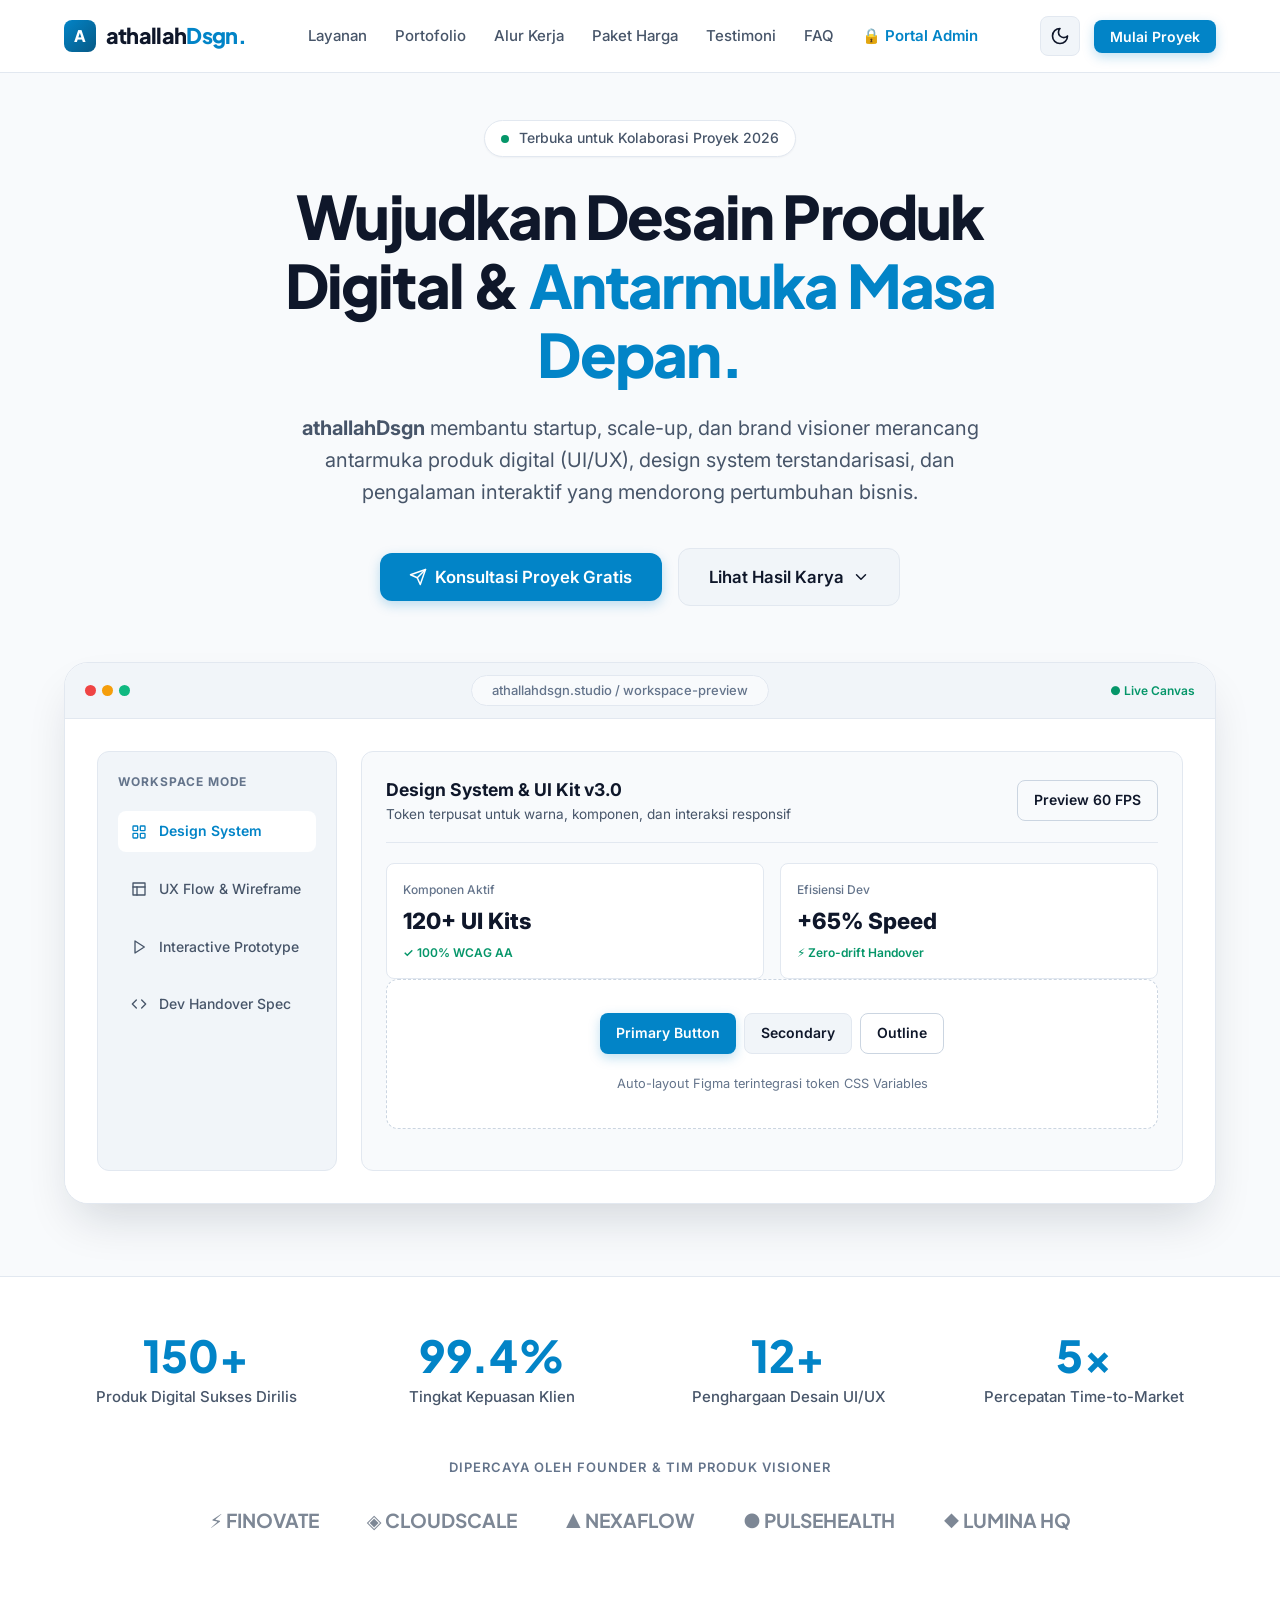
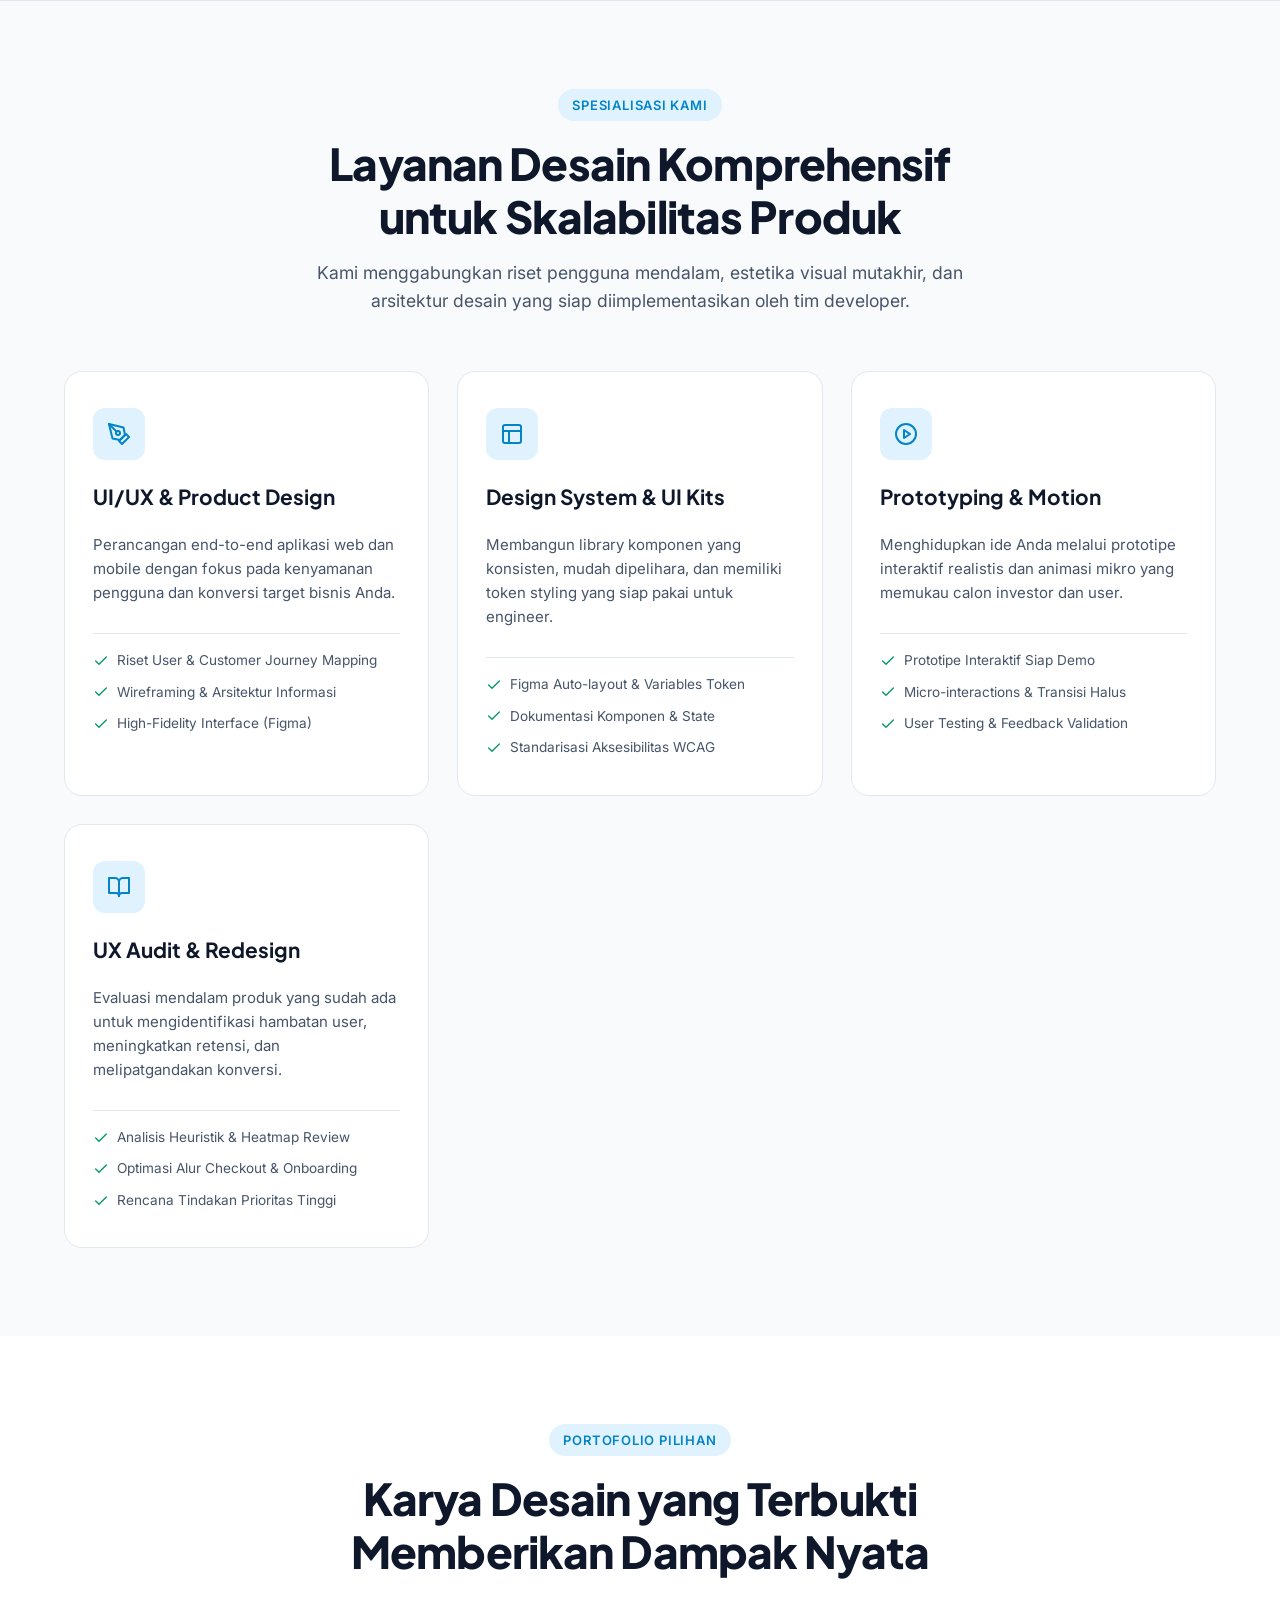
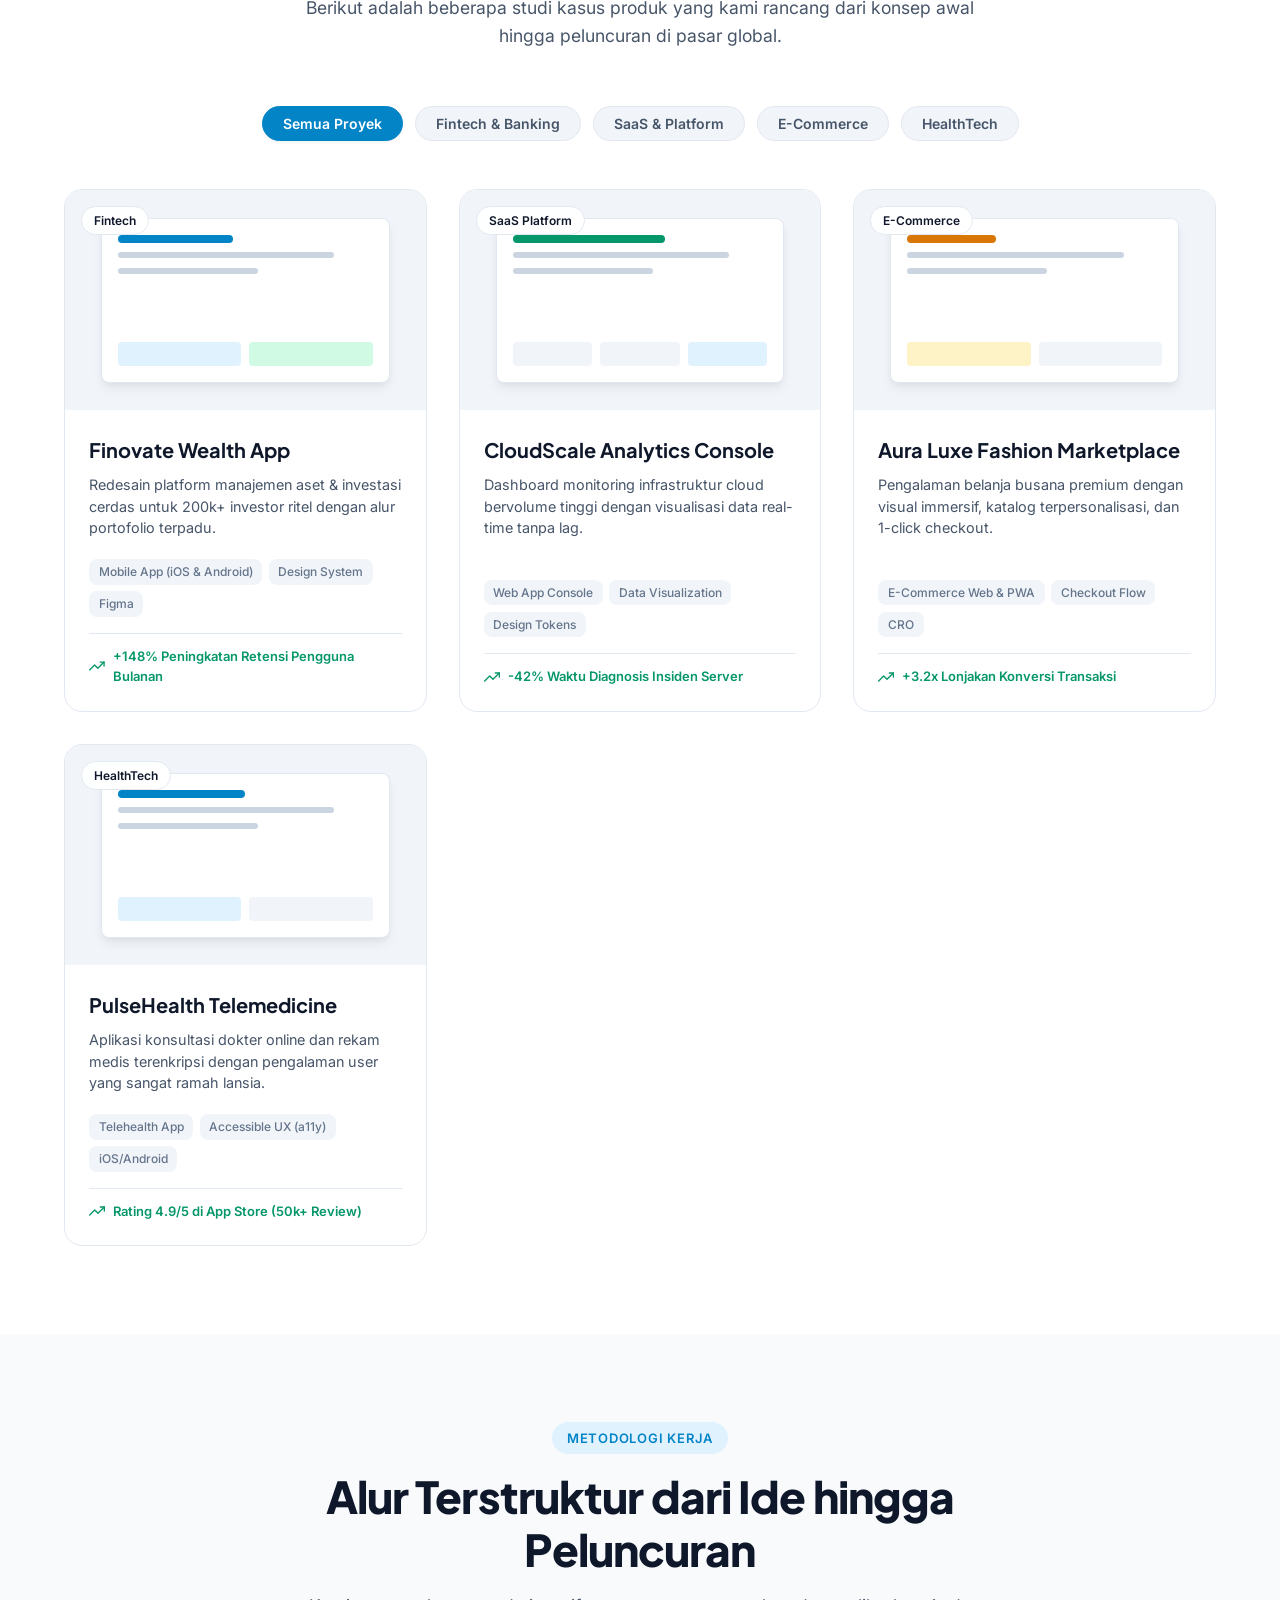
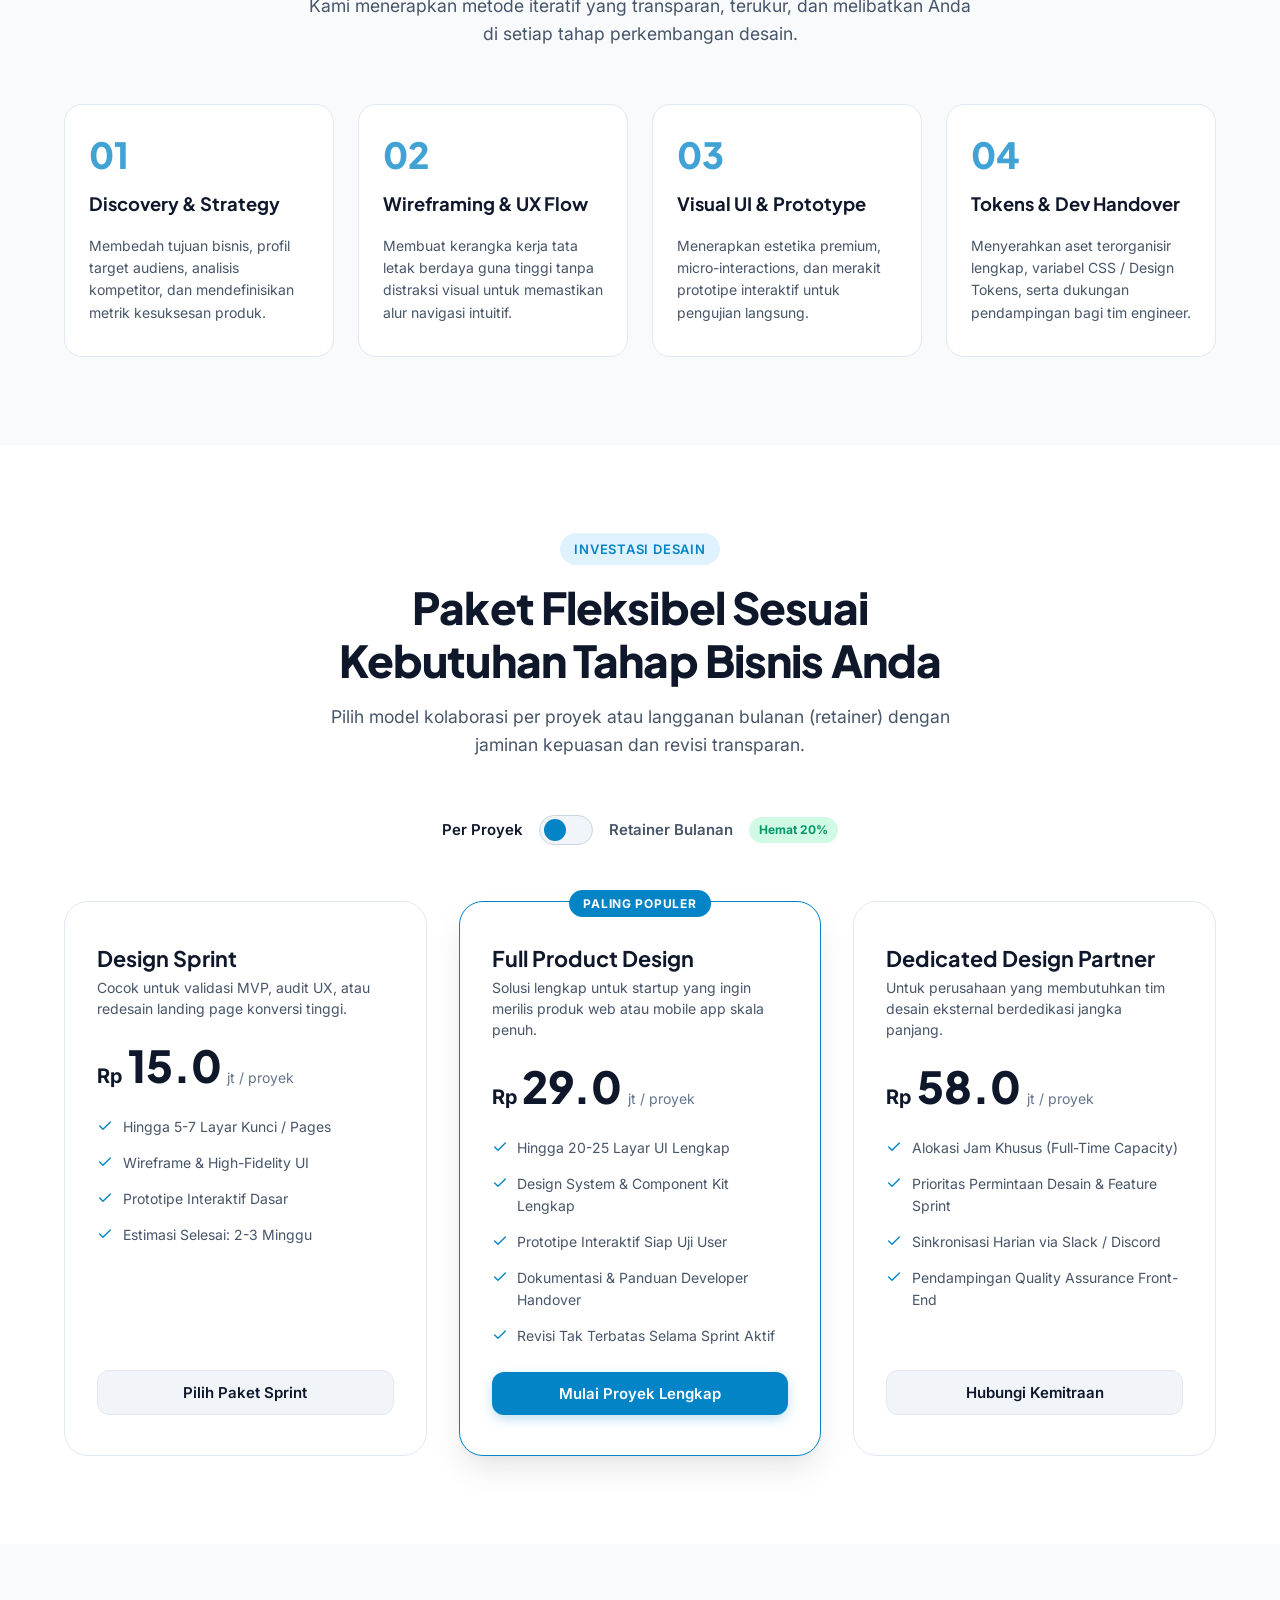
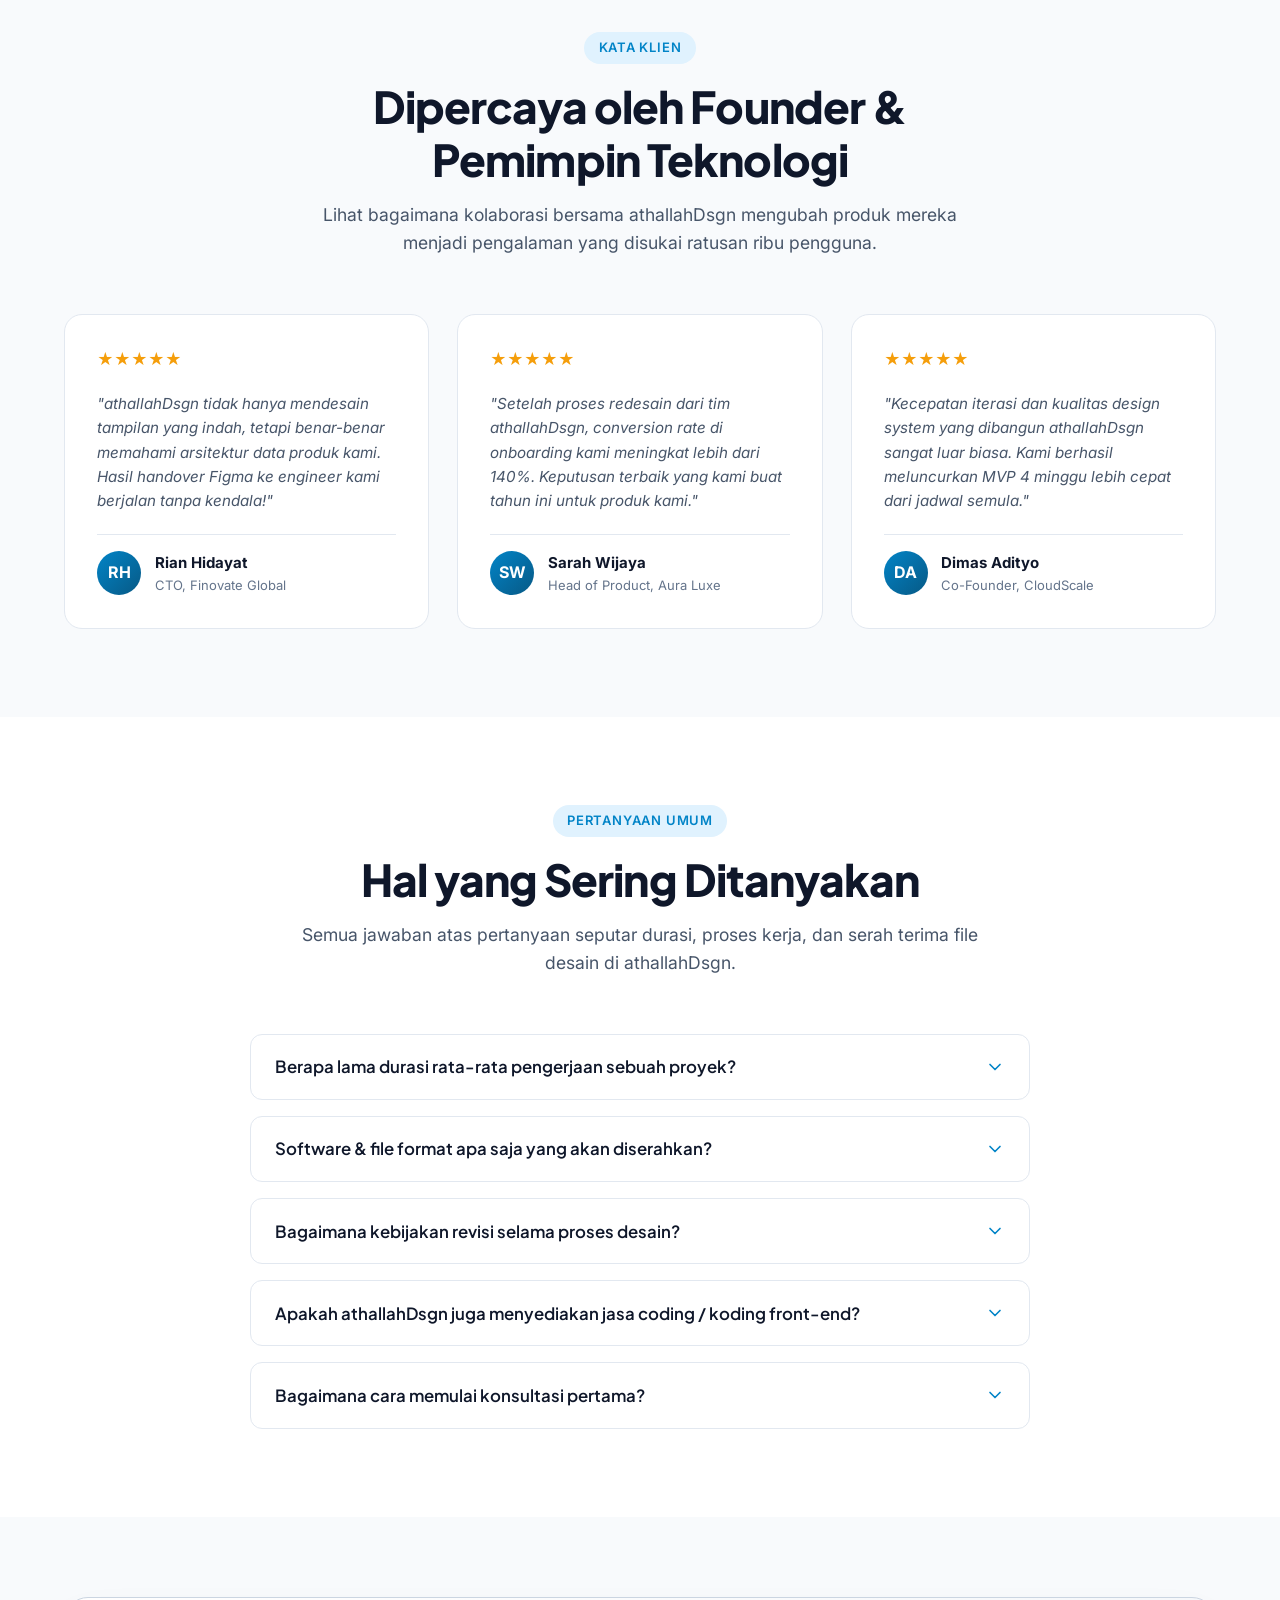
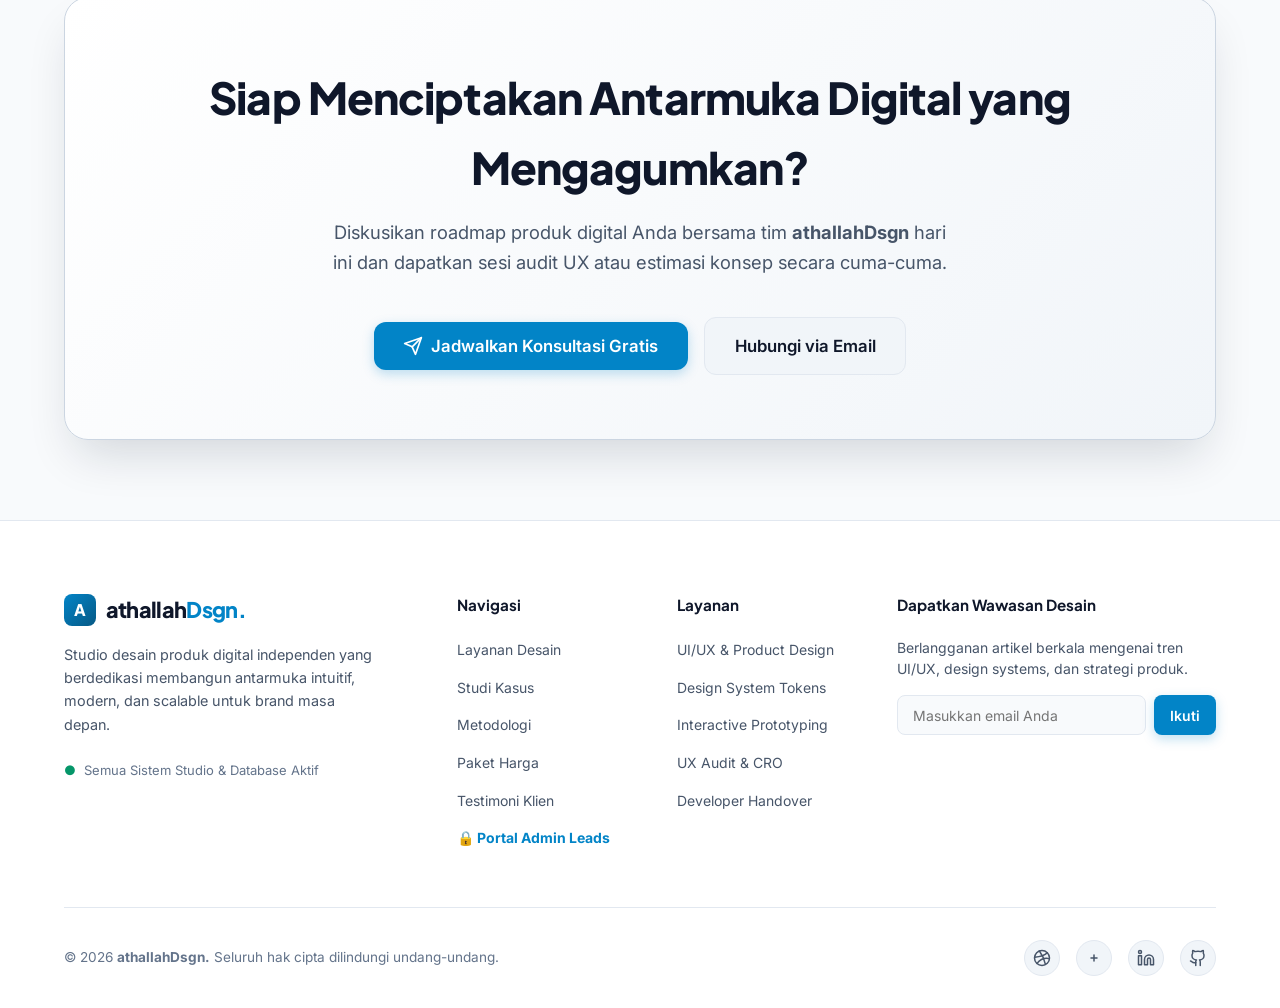
<file: index.html>
<!DOCTYPE html>
<html lang="id" data-theme="light">
<head>
  <meta charset="UTF-8">
  <meta name="viewport" content="width=device-width, initial-scale=1.0">
  <meta http-equiv="X-UA-Compatible" content="ie=edge">
  <title>athallahDsgn — Studio Desain Produk Digital & UI/UX Kelas Dunia</title>
  <meta name="description" content="athallahDsgn membantu startup dan brand modern menciptakan antarmuka produk digital, design system terstruktur, dan pengalaman pengguna yang memikat serta berkonversi tinggi.">
  <meta name="keywords" content="athallahDsgn, UI/UX Design, Product Design Studio, Design System, Web Design, Mobile App Design, Prototyping">
  <meta name="author" content="athallahDsgn">

  <!-- Open Graph / Meta Social -->
  <meta property="og:type" content="website">
  <meta property="og:title" content="athallahDsgn — Digital Product & UI/UX Studio">
  <meta property="og:description" content="Crafting exceptional digital experiences, design systems, and high-impact user interfaces.">
  <meta name="theme-color" content="#0284c7">

  <!-- External Stylesheet Backup -->
  <link rel="stylesheet" href="css/styles.css">

  <!-- Embedded Full CSS (Ensures 100% Guaranteed Rendering Anywhere) -->
  <style>
/* ==========================================================================
   athallahDsgn — Modern Design Studio Landing Page
   Design System & Style Architecture
   ========================================================================== */

/* --- Google Fonts Import --- */
@import url('https://fonts.googleapis.com/css2?family=Inter:wght@300;400;500;600;700&family=Plus+Jakarta+Sans:wght@500;600;700;800&display=swap');

/* --- Design Tokens / CSS Variables --- */
:root {
  /* Color Palette - Light Mode (Default) */
  --bg-primary: #f8fafc;
  --bg-secondary: #ffffff;
  --bg-tertiary: #f1f5f9;
  --bg-card: #ffffff;
  --bg-card-hover: #f8fafc;
  --bg-glass: rgba(255, 255, 255, 0.92);
  
  --text-primary: #0f172a;
  --text-secondary: #475569;
  --text-muted: #64748b;
  --text-inverse: #ffffff;
  
  --border-subtle: #e2e8f0;
  --border-strong: #cbd5e1;
  --border-focus: #0284c7;
  
  /* Brand Accent: Sophisticated Ocean Teal & Electric Blue */
  --brand-primary: #0284c7;
  --brand-primary-hover: #0369a1;
  --brand-light: #e0f2fe;
  --brand-dark: #075985;
  
  --accent-emerald: #059669;
  --accent-emerald-light: #d1fae5;
  --accent-amber: #d97706;
  --accent-amber-light: #fef3c7;
  
  /* Elevation / Shadows */
  --shadow-xs: 0 1px 2px 0 rgba(15, 23, 42, 0.04);
  --shadow-sm: 0 2px 4px -1px rgba(15, 23, 42, 0.06), 0 1px 2px -1px rgba(15, 23, 42, 0.04);
  --shadow-md: 0 6px 12px -2px rgba(15, 23, 42, 0.08), 0 3px 6px -3px rgba(15, 23, 42, 0.06);
  --shadow-lg: 0 16px 32px -4px rgba(15, 23, 42, 0.1), 0 6px 12px -6px rgba(15, 23, 42, 0.06);
  --shadow-xl: 0 24px 48px -12px rgba(15, 23, 42, 0.16);
  
  /* Typography */
  --font-heading: 'Plus Jakarta Sans', system-ui, -apple-system, sans-serif;
  --font-body: 'Inter', system-ui, -apple-system, sans-serif;
  
  /* Radii */
  --radius-sm: 8px;
  --radius-md: 12px;
  --radius-lg: 18px;
  --radius-xl: 24px;
  --radius-full: 9999px;
  
  /* Transitions */
  --transition-fast: 0.15s ease;
  --transition-normal: 0.25s cubic-bezier(0.16, 1, 0.3, 1);
  --transition-slow: 0.4s cubic-bezier(0.16, 1, 0.3, 1);

  /* Container */
  --container-max-width: 1200px;
}

/* --- Dark Theme Tokens --- */
[data-theme="dark"] {
  --bg-primary: #090d16;
  --bg-secondary: #0f172a;
  --bg-tertiary: #1e293b;
  --bg-card: #131d31;
  --bg-card-hover: #17243c;
  --bg-glass: rgba(15, 23, 42, 0.92);
  
  --text-primary: #f8fafc;
  --text-secondary: #94a3b8;
  --text-muted: #64748b;
  --text-inverse: #0f172a;
  
  --border-subtle: #1e293b;
  --border-strong: #334155;
  --border-focus: #38bdf8;
  
  --brand-primary: #38bdf8;
  --brand-primary-hover: #7dd3fc;
  --brand-light: rgba(56, 189, 248, 0.12);
  --brand-dark: #0284c7;
  
  --accent-emerald: #34d399;
  --accent-emerald-light: rgba(52, 211, 153, 0.12);
  --accent-amber: #fbbf24;
  --accent-amber-light: rgba(251, 191, 36, 0.12);
  
  --shadow-xs: 0 1px 2px 0 rgba(0, 0, 0, 0.3);
  --shadow-sm: 0 2px 6px rgba(0, 0, 0, 0.4);
  --shadow-md: 0 8px 16px rgba(0, 0, 0, 0.5);
  --shadow-lg: 0 18px 36px rgba(0, 0, 0, 0.6);
  --shadow-xl: 0 28px 56px rgba(0, 0, 0, 0.7);
}

/* --- Reset & Global Styles --- */
*, *::before, *::after {
  box-sizing: border-box;
  margin: 0;
  padding: 0;
}

html {
  scroll-behavior: smooth;
  font-size: 16px;
  -webkit-text-size-adjust: 100%;
}

body {
  font-family: var(--font-body);
  background-color: var(--bg-primary);
  color: var(--text-primary);
  line-height: 1.6;
  overflow-x: hidden;
  transition: background-color var(--transition-normal), color var(--transition-normal);
}

img, svg {
  display: block;
  max-width: 100%;
}

a {
  color: inherit;
  text-decoration: none;
}

button {
  font-family: inherit;
  cursor: pointer;
  border: none;
  background: none;
}

input, textarea, select {
  font-family: inherit;
  font-size: 1rem;
}

/* --- Container & Utilities --- */
.container {
  width: 100%;
  max-width: var(--container-max-width);
  margin-left: auto;
  margin-right: auto;
  padding-left: 1.5rem;
  padding-right: 1.5rem;
}

.section {
  padding: 5.5rem 0;
  position: relative;
}

@media (max-width: 768px) {
  .section {
    padding: 3.75rem 0;
  }
}

.section-header {
  text-align: center;
  max-width: 680px;
  margin: 0 auto 3.5rem auto;
}

.section-tag {
  display: inline-flex;
  align-items: center;
  gap: 0.5rem;
  padding: 0.35rem 0.9rem;
  font-size: 0.8125rem;
  font-weight: 600;
  text-transform: uppercase;
  letter-spacing: 0.06em;
  color: var(--brand-primary);
  background-color: var(--brand-light);
  border-radius: var(--radius-full);
  margin-bottom: 1rem;
}

.section-title {
  font-family: var(--font-heading);
  font-size: clamp(2rem, 3.5vw, 2.75rem);
  font-weight: 800;
  line-height: 1.2;
  letter-spacing: -0.02em;
  color: var(--text-primary);
  margin-bottom: 1rem;
}

.section-description {
  font-size: 1.1rem;
  color: var(--text-secondary);
  line-height: 1.6;
}

/* --- Button Component --- */
.btn {
  display: inline-flex;
  align-items: center;
  justify-content: center;
  gap: 0.5rem;
  padding: 0.75rem 1.5rem;
  font-size: 0.9375rem;
  font-weight: 600;
  border-radius: var(--radius-md);
  transition: all var(--transition-fast);
  white-space: nowrap;
}

.btn-primary {
  background-color: var(--brand-primary);
  color: #ffffff;
  box-shadow: 0 4px 12px rgba(2, 132, 199, 0.25);
}

[data-theme="dark"] .btn-primary {
  color: #090d16;
  background-color: var(--brand-primary);
  box-shadow: 0 4px 12px rgba(56, 189, 248, 0.3);
}

.btn-primary:hover {
  background-color: var(--brand-primary-hover);
  transform: translateY(-2px);
  box-shadow: 0 6px 16px rgba(2, 132, 199, 0.35);
}

.btn-secondary {
  background-color: var(--bg-tertiary);
  color: var(--text-primary);
  border: 1px solid var(--border-subtle);
}

.btn-secondary:hover {
  background-color: var(--border-subtle);
  border-color: var(--border-strong);
  transform: translateY(-2px);
}

.btn-outline {
  background-color: transparent;
  color: var(--text-primary);
  border: 1.5px solid var(--border-strong);
}

.btn-outline:hover {
  background-color: var(--bg-card);
  border-color: var(--brand-primary);
  color: var(--brand-primary);
}

.btn-sm {
  padding: 0.5rem 1rem;
  font-size: 0.875rem;
  border-radius: var(--radius-sm);
}

.btn-lg {
  padding: 0.9rem 1.85rem;
  font-size: 1.05rem;
  border-radius: var(--radius-md);
}

/* ==========================================================================
   Header & Navbar
   ========================================================================== */
.header {
  position: fixed;
  top: 0;
  left: 0;
  width: 100%;
  z-index: 1000;
  background-color: var(--bg-glass);
  backdrop-filter: blur(16px);
  -webkit-backdrop-filter: blur(16px);
  border-bottom: 1px solid var(--border-subtle);
  transition: all var(--transition-normal);
}

.nav-container {
  display: flex;
  align-items: center;
  justify-content: space-between;
  height: 4.5rem;
}

.logo {
  display: flex;
  align-items: center;
  gap: 0.6rem;
  font-family: var(--font-heading);
  font-size: 1.35rem;
  font-weight: 800;
  letter-spacing: -0.03em;
  color: var(--text-primary);
}

.logo-symbol {
  width: 32px;
  height: 32px;
  background: linear-gradient(135deg, var(--brand-primary), var(--brand-dark));
  border-radius: 8px;
  display: flex;
  align-items: center;
  justify-content: center;
  color: #ffffff;
  font-size: 1rem;
  font-weight: 800;
}

.logo-dot {
  color: var(--brand-primary);
}

.nav-links {
  display: flex;
  align-items: center;
  gap: 1.75rem;
  list-style: none;
}

.nav-link {
  font-size: 0.9375rem;
  font-weight: 500;
  color: var(--text-secondary);
  transition: color var(--transition-fast);
  position: relative;
  padding: 0.25rem 0;
}

.nav-link:hover,
.nav-link.active {
  color: var(--text-primary);
}

.nav-link.active::after {
  content: '';
  position: absolute;
  bottom: 0;
  left: 0;
  width: 100%;
  height: 2px;
  background-color: var(--brand-primary);
  border-radius: 2px;
}

.nav-actions {
  display: flex;
  align-items: center;
  gap: 0.85rem;
}

/* Theme Toggle Button */
.theme-toggle-btn {
  width: 40px;
  height: 40px;
  border-radius: var(--radius-sm);
  background-color: var(--bg-tertiary);
  border: 1px solid var(--border-subtle);
  color: var(--text-primary);
  display: flex;
  align-items: center;
  justify-content: center;
  transition: all var(--transition-fast);
}

.theme-toggle-btn:hover {
  background-color: var(--border-subtle);
  transform: rotate(15deg);
}

.theme-icon-dark,
.theme-icon-light {
  width: 20px;
  height: 20px;
}

[data-theme="dark"] .theme-icon-dark {
  display: none;
}

[data-theme="dark"] .theme-icon-light {
  display: block;
}

[data-theme="light"] .theme-icon-dark {
  display: block;
}

[data-theme="light"] .theme-icon-light {
  display: none;
}

/* Mobile Hamburger Toggle */
.mobile-nav-toggle {
  display: none;
  width: 40px;
  height: 40px;
  border-radius: var(--radius-sm);
  background-color: var(--bg-tertiary);
  border: 1px solid var(--border-subtle);
  color: var(--text-primary);
  align-items: center;
  justify-content: center;
  cursor: pointer;
}

@media (max-width: 900px) {
  .mobile-nav-toggle {
    display: flex;
  }
  
  .nav-links {
    position: fixed;
    top: 4.5rem;
    left: 0;
    width: 100%;
    background-color: var(--bg-glass);
    backdrop-filter: blur(20px);
    -webkit-backdrop-filter: blur(20px);
    flex-direction: column;
    padding: 2rem 1.5rem;
    gap: 1.5rem;
    border-bottom: 1px solid var(--border-subtle);
    box-shadow: var(--shadow-lg);
    transform: translateY(-120%);
    opacity: 0;
    pointer-events: none;
    transition: transform var(--transition-normal), opacity var(--transition-normal);
  }

  .nav-links.open {
    transform: translateY(0);
    opacity: 1;
    pointer-events: all;
  }
}

/* ==========================================================================
   Hero Section
   ========================================================================== */
.hero-section {
  padding-top: 7.5rem;
  padding-bottom: 4.5rem;
  overflow: hidden;
  position: relative;
}

.hero-badge-container {
  display: flex;
  justify-content: center;
  margin-bottom: 1.5rem;
}

.hero-badge {
  display: inline-flex;
  align-items: center;
  gap: 0.6rem;
  padding: 0.4rem 1rem;
  background-color: var(--bg-secondary);
  border: 1px solid var(--border-subtle);
  border-radius: var(--radius-full);
  font-size: 0.875rem;
  font-weight: 500;
  color: var(--text-secondary);
  box-shadow: var(--shadow-xs);
}

.badge-status-dot {
  width: 8px;
  height: 8px;
  background-color: var(--accent-emerald);
  border-radius: 50%;
  display: inline-block;
  animation: pulse-dot 2s infinite;
}

@keyframes pulse-dot {
  0% {
    transform: scale(0.95);
    box-shadow: 0 0 0 0 rgba(5, 150, 105, 0.6);
  }
  70% {
    transform: scale(1);
    box-shadow: 0 0 0 6px rgba(5, 150, 105, 0);
  }
  100% {
    transform: scale(0.95);
    box-shadow: 0 0 0 0 rgba(5, 150, 105, 0);
  }
}

.hero-content {
  text-align: center;
  max-width: 860px;
  margin: 0 auto;
}

.hero-title {
  font-family: var(--font-heading);
  font-size: clamp(2.4rem, 5vw, 3.75rem);
  font-weight: 800;
  line-height: 1.15;
  letter-spacing: -0.03em;
  color: var(--text-primary);
  margin-bottom: 1.5rem;
}

.hero-highlight {
  color: var(--brand-primary);
}

.hero-description {
  font-size: clamp(1.05rem, 2vw, 1.25rem);
  color: var(--text-secondary);
  max-width: 720px;
  margin: 0 auto 2.5rem auto;
  line-height: 1.6;
}

.hero-actions {
  display: flex;
  align-items: center;
  justify-content: center;
  gap: 1rem;
  flex-wrap: wrap;
  margin-bottom: 3.5rem;
}

/* Hero Showcase Mockup */
.hero-mockup-wrapper {
  margin-top: 1rem;
  border-radius: var(--radius-xl);
  background-color: var(--bg-card);
  border: 1px solid var(--border-subtle);
  box-shadow: var(--shadow-xl);
  overflow: hidden;
  position: relative;
}

.mockup-header {
  background-color: var(--bg-tertiary);
  padding: 0.75rem 1.25rem;
  display: flex;
  align-items: center;
  justify-content: space-between;
  border-bottom: 1px solid var(--border-subtle);
}

.mockup-controls {
  display: flex;
  gap: 6px;
}

.mockup-dot {
  width: 11px;
  height: 11px;
  border-radius: 50%;
}

.mockup-dot.red { background-color: #ef4444; }
.mockup-dot.yellow { background-color: #f59e0b; }
.mockup-dot.green { background-color: #10b981; }

.mockup-address {
  font-size: 0.8125rem;
  color: var(--text-muted);
  background-color: var(--bg-primary);
  padding: 0.25rem 1.25rem;
  border-radius: var(--radius-full);
  border: 1px solid var(--border-subtle);
  font-weight: 500;
}

.mockup-body {
  padding: 2rem;
  background: var(--bg-secondary);
}

@media (max-width: 768px) {
  .mockup-body {
    padding: 1rem;
  }
}

/* Interactive Canvas Inside Hero Mockup */
.studio-canvas {
  display: grid;
  grid-template-columns: 240px 1fr;
  gap: 1.5rem;
  min-height: 420px;
  text-align: left;
}

@media (max-width: 840px) {
  .studio-canvas {
    grid-template-columns: 1fr;
  }
}

.canvas-sidebar {
  background-color: var(--bg-tertiary);
  border-radius: var(--radius-md);
  padding: 1.25rem;
  border: 1px solid var(--border-subtle);
  display: flex;
  flex-direction: column;
  gap: 1rem;
}

.canvas-menu-title {
  font-size: 0.75rem;
  font-weight: 700;
  text-transform: uppercase;
  letter-spacing: 0.08em;
  color: var(--text-muted);
  margin-bottom: 0.25rem;
}

.canvas-menu-item {
  display: flex;
  align-items: center;
  gap: 0.75rem;
  padding: 0.6rem 0.8rem;
  border-radius: var(--radius-sm);
  font-size: 0.875rem;
  font-weight: 500;
  color: var(--text-secondary);
  cursor: pointer;
  transition: all var(--transition-fast);
}

.canvas-menu-item:hover,
.canvas-menu-item.active {
  background-color: var(--bg-secondary);
  color: var(--brand-primary);
  font-weight: 600;
}

.canvas-preview-area {
  background-color: var(--bg-primary);
  border-radius: var(--radius-md);
  border: 1px solid var(--border-subtle);
  padding: 1.5rem;
  display: flex;
  flex-direction: column;
  gap: 1.25rem;
}

.preview-topbar {
  display: flex;
  justify-content: space-between;
  align-items: center;
  border-bottom: 1px solid var(--border-subtle);
  padding-bottom: 1rem;
}

.preview-project-info h4 {
  font-size: 1.1rem;
  font-weight: 700;
  color: var(--text-primary);
}

.preview-project-info p {
  font-size: 0.85rem;
  color: var(--text-secondary);
}

.preview-grid {
  display: grid;
  grid-template-columns: repeat(auto-fit, minmax(200px, 1fr));
  gap: 1rem;
}

.preview-card-stat {
  background-color: var(--bg-card);
  padding: 1rem;
  border-radius: var(--radius-sm);
  border: 1px solid var(--border-subtle);
}

.preview-card-stat .stat-label {
  font-size: 0.75rem;
  color: var(--text-muted);
  font-weight: 500;
}

.preview-card-stat .stat-val {
  font-size: 1.4rem;
  font-weight: 800;
  color: var(--text-primary);
  margin-top: 0.25rem;
}

.preview-card-stat .stat-growth {
  font-size: 0.75rem;
  font-weight: 600;
  color: var(--accent-emerald);
  display: flex;
  align-items: center;
  gap: 0.25rem;
  margin-top: 0.25rem;
}

.preview-wireframe-display {
  background-color: var(--bg-card);
  border: 1px dashed var(--border-strong);
  border-radius: var(--radius-md);
  padding: 1.5rem;
  display: flex;
  align-items: center;
  justify-content: center;
  flex-direction: column;
  gap: 0.75rem;
  text-align: center;
  min-height: 150px;
}

/* ==========================================================================
   Trust & Metrics Bar
   ========================================================================== */
.stats-section {
  padding: 3rem 0;
  background-color: var(--bg-secondary);
  border-top: 1px solid var(--border-subtle);
  border-bottom: 1px solid var(--border-subtle);
}

.stats-grid {
  display: grid;
  grid-template-columns: repeat(4, 1fr);
  gap: 2rem;
  text-align: center;
}

@media (max-width: 800px) {
  .stats-grid {
    grid-template-columns: repeat(2, 1fr);
    gap: 1.5rem;
  }
}

@media (max-width: 480px) {
  .stats-grid {
    grid-template-columns: 1fr;
  }
}

.stat-item {
  padding: 0.5rem;
}

.stat-number {
  font-family: var(--font-heading);
  font-size: clamp(2rem, 3.5vw, 2.75rem);
  font-weight: 800;
  color: var(--brand-primary);
  line-height: 1;
  margin-bottom: 0.5rem;
}

.stat-title {
  font-size: 0.9375rem;
  font-weight: 500;
  color: var(--text-secondary);
}

/* Client Logos Marquee */
.trust-banner {
  padding: 2.5rem 0 1rem 0;
  text-align: center;
}

.trust-title {
  font-size: 0.8125rem;
  text-transform: uppercase;
  letter-spacing: 0.08em;
  color: var(--text-muted);
  font-weight: 600;
  margin-bottom: 1.75rem;
}

.client-logos {
  display: flex;
  align-items: center;
  justify-content: center;
  gap: 3rem;
  flex-wrap: wrap;
  opacity: 0.7;
}

.client-logo-item {
  font-family: var(--font-heading);
  font-size: 1.2rem;
  font-weight: 700;
  color: var(--text-secondary);
  display: flex;
  align-items: center;
  gap: 0.5rem;
  transition: opacity var(--transition-fast), transform var(--transition-fast);
}

.client-logo-item:hover {
  opacity: 1;
  color: var(--text-primary);
  transform: translateY(-2px);
}

/* ==========================================================================
   Services Section
   ========================================================================== */
.services-grid {
  display: grid;
  grid-template-columns: repeat(auto-fit, minmax(270px, 1fr));
  gap: 1.75rem;
}

.service-card {
  background-color: var(--bg-card);
  border: 1px solid var(--border-subtle);
  border-radius: var(--radius-lg);
  padding: 2.25rem 1.75rem;
  display: flex;
  flex-direction: column;
  gap: 1.25rem;
  transition: transform var(--transition-normal), box-shadow var(--transition-normal), border-color var(--transition-normal);
  position: relative;
}

.service-card:hover {
  transform: translateY(-4px);
  box-shadow: var(--shadow-lg);
  border-color: var(--brand-primary);
}

.service-icon-wrapper {
  width: 52px;
  height: 52px;
  border-radius: var(--radius-md);
  background-color: var(--brand-light);
  color: var(--brand-primary);
  display: flex;
  align-items: center;
  justify-content: center;
  font-size: 1.5rem;
}

.service-title {
  font-family: var(--font-heading);
  font-size: 1.3rem;
  font-weight: 700;
  color: var(--text-primary);
}

.service-description {
  font-size: 0.9375rem;
  color: var(--text-secondary);
  line-height: 1.6;
}

.service-features-list {
  list-style: none;
  display: flex;
  flex-direction: column;
  gap: 0.6rem;
  margin-top: 0.5rem;
  padding-top: 1rem;
  border-top: 1px solid var(--border-subtle);
}

.service-feature-item {
  display: flex;
  align-items: center;
  gap: 0.5rem;
  font-size: 0.85rem;
  color: var(--text-secondary);
}

.service-feature-item svg {
  color: var(--accent-emerald);
  flex-shrink: 0;
}

/* ==========================================================================
   Showcase / Portfolio Tabs Section
   ========================================================================== */
.showcase-filters {
  display: flex;
  align-items: center;
  justify-content: center;
  gap: 0.75rem;
  flex-wrap: wrap;
  margin-bottom: 3rem;
}

.filter-btn {
  padding: 0.5rem 1.25rem;
  border-radius: var(--radius-full);
  font-size: 0.875rem;
  font-weight: 600;
  color: var(--text-secondary);
  background-color: var(--bg-tertiary);
  border: 1px solid var(--border-subtle);
  transition: all var(--transition-fast);
}

.filter-btn:hover {
  color: var(--text-primary);
  border-color: var(--border-strong);
}

.filter-btn.active {
  background-color: var(--brand-primary);
  color: #ffffff;
  border-color: var(--brand-primary);
  box-shadow: var(--shadow-sm);
}

[data-theme="dark"] .filter-btn.active {
  color: #090d16;
}

.showcase-grid {
  display: grid;
  grid-template-columns: repeat(auto-fit, minmax(340px, 1fr));
  gap: 2rem;
}

@media (max-width: 480px) {
  .showcase-grid {
    grid-template-columns: 1fr;
  }
}

.showcase-card {
  background-color: var(--bg-card);
  border: 1px solid var(--border-subtle);
  border-radius: var(--radius-lg);
  overflow: hidden;
  transition: transform var(--transition-normal), box-shadow var(--transition-normal);
  display: flex;
  flex-direction: column;
}

.showcase-card:hover {
  transform: translateY(-5px);
  box-shadow: var(--shadow-lg);
}

.showcase-visual {
  height: 220px;
  background-color: var(--bg-tertiary);
  display: flex;
  align-items: center;
  justify-content: center;
  position: relative;
  overflow: hidden;
}

.showcase-badge-category {
  position: absolute;
  top: 1rem;
  left: 1rem;
  background-color: var(--bg-glass);
  backdrop-filter: blur(8px);
  padding: 0.25rem 0.75rem;
  border-radius: var(--radius-full);
  font-size: 0.75rem;
  font-weight: 600;
  color: var(--text-primary);
  border: 1px solid var(--border-subtle);
}

/* Custom CSS UI Visual Art per project */
.project-ui-preview {
  width: 80%;
  height: 75%;
  background-color: var(--bg-secondary);
  border-radius: var(--radius-sm);
  border: 1px solid var(--border-subtle);
  box-shadow: var(--shadow-md);
  padding: 1rem;
  display: flex;
  flex-direction: column;
  gap: 0.6rem;
  transition: transform var(--transition-normal);
}

.showcase-card:hover .project-ui-preview {
  transform: scale(1.04);
}

.ui-bar-header {
  height: 8px;
  width: 40%;
  background-color: var(--brand-primary);
  border-radius: 4px;
}

.ui-bar-line {
  height: 6px;
  width: 85%;
  background-color: var(--border-strong);
  border-radius: 3px;
}

.ui-bar-line.short {
  width: 55%;
}

.ui-bar-metrics {
  display: flex;
  gap: 0.5rem;
  margin-top: auto;
}

.ui-metric-box {
  flex: 1;
  height: 24px;
  background-color: var(--bg-tertiary);
  border-radius: 4px;
}

.showcase-info {
  padding: 1.5rem;
  display: flex;
  flex-direction: column;
  flex: 1;
}

.showcase-title {
  font-family: var(--font-heading);
  font-size: 1.25rem;
  font-weight: 700;
  color: var(--text-primary);
  margin-bottom: 0.5rem;
}

.showcase-summary {
  font-size: 0.9rem;
  color: var(--text-secondary);
  line-height: 1.5;
  margin-bottom: 1.25rem;
  flex: 1;
}

.showcase-tags {
  display: flex;
  flex-wrap: wrap;
  gap: 0.4rem;
  margin-bottom: 1rem;
}

.showcase-tag-item {
  font-size: 0.75rem;
  padding: 0.2rem 0.6rem;
  background-color: var(--bg-tertiary);
  border-radius: var(--radius-sm);
  color: var(--text-muted);
  font-weight: 500;
}

.showcase-metric-highlight {
  display: flex;
  align-items: center;
  gap: 0.5rem;
  font-size: 0.8125rem;
  font-weight: 600;
  color: var(--accent-emerald);
  padding-top: 0.75rem;
  border-top: 1px solid var(--border-subtle);
}

/* ==========================================================================
   Design Process (How We Work)
   ========================================================================== */
.process-grid {
  display: grid;
  grid-template-columns: repeat(4, 1fr);
  gap: 1.5rem;
  position: relative;
}

@media (max-width: 900px) {
  .process-grid {
    grid-template-columns: repeat(2, 1fr);
  }
}

@media (max-width: 540px) {
  .process-grid {
    grid-template-columns: 1fr;
  }
}

.process-card {
  background-color: var(--bg-card);
  border: 1px solid var(--border-subtle);
  border-radius: var(--radius-lg);
  padding: 2rem 1.5rem;
  display: flex;
  flex-direction: column;
  gap: 1rem;
  position: relative;
}

.process-step-number {
  font-family: var(--font-heading);
  font-size: 2.25rem;
  font-weight: 800;
  color: var(--brand-primary);
  opacity: 0.75;
  line-height: 1;
}

.process-title {
  font-family: var(--font-heading);
  font-size: 1.15rem;
  font-weight: 700;
  color: var(--text-primary);
}

.process-desc {
  font-size: 0.875rem;
  color: var(--text-secondary);
  line-height: 1.6;
}

/* ==========================================================================
   Pricing / Packages Section
   ========================================================================== */
.pricing-toggle-wrapper {
  display: flex;
  align-items: center;
  justify-content: center;
  gap: 1rem;
  margin-bottom: 3.5rem;
}

.pricing-toggle-label {
  font-size: 0.9375rem;
  font-weight: 600;
  color: var(--text-secondary);
  cursor: pointer;
}

.pricing-toggle-label.active {
  color: var(--text-primary);
}

.pricing-switch {
  position: relative;
  width: 54px;
  height: 30px;
  background-color: var(--bg-tertiary);
  border: 1px solid var(--border-strong);
  border-radius: var(--radius-full);
  cursor: pointer;
  transition: background-color var(--transition-fast);
}

.pricing-switch-dot {
  position: absolute;
  top: 3px;
  left: 4px;
  width: 22px;
  height: 22px;
  background-color: var(--brand-primary);
  border-radius: 50%;
  transition: transform var(--transition-normal);
}

.pricing-switch.active .pricing-switch-dot {
  transform: translateX(24px);
}

.pricing-discount-badge {
  font-size: 0.75rem;
  font-weight: 700;
  color: var(--accent-emerald);
  background-color: var(--accent-emerald-light);
  padding: 0.2rem 0.6rem;
  border-radius: var(--radius-full);
}

.pricing-grid {
  display: grid;
  grid-template-columns: repeat(3, 1fr);
  gap: 2rem;
  align-items: stretch;
}

@media (max-width: 960px) {
  .pricing-grid {
    grid-template-columns: 1fr;
    max-width: 500px;
    margin: 0 auto;
  }
}

.pricing-card {
  background-color: var(--bg-card);
  border: 1px solid var(--border-subtle);
  border-radius: var(--radius-xl);
  padding: 2.5rem 2rem;
  display: flex;
  flex-direction: column;
  gap: 1.5rem;
  position: relative;
  transition: transform var(--transition-normal), box-shadow var(--transition-normal);
}

.pricing-card:hover {
  transform: translateY(-4px);
  box-shadow: var(--shadow-lg);
}

.pricing-card.featured {
  border-color: var(--brand-primary);
  box-shadow: var(--shadow-lg);
  background-color: var(--bg-card);
}

.pricing-featured-badge {
  position: absolute;
  top: -12px;
  left: 50%;
  transform: translateX(-50%);
  background-color: var(--brand-primary);
  color: #ffffff;
  font-size: 0.75rem;
  font-weight: 700;
  text-transform: uppercase;
  letter-spacing: 0.06em;
  padding: 0.25rem 0.9rem;
  border-radius: var(--radius-full);
}

[data-theme="dark"] .pricing-featured-badge {
  color: #090d16;
}

.pricing-plan-name {
  font-family: var(--font-heading);
  font-size: 1.35rem;
  font-weight: 700;
  color: var(--text-primary);
}

.pricing-plan-desc {
  font-size: 0.875rem;
  color: var(--text-secondary);
  line-height: 1.5;
}

.pricing-price-box {
  display: flex;
  align-items: baseline;
  gap: 0.35rem;
}

.price-currency {
  font-size: 1.25rem;
  font-weight: 700;
  color: var(--text-primary);
}

.price-amount {
  font-family: var(--font-heading);
  font-size: 2.75rem;
  font-weight: 800;
  color: var(--text-primary);
  line-height: 1;
}

.price-period {
  font-size: 0.875rem;
  color: var(--text-muted);
}

.pricing-features-list {
  list-style: none;
  display: flex;
  flex-direction: column;
  gap: 0.85rem;
  flex: 1;
}

.pricing-feature-item {
  display: flex;
  align-items: flex-start;
  gap: 0.6rem;
  font-size: 0.875rem;
  color: var(--text-secondary);
}

.pricing-feature-item svg {
  color: var(--brand-primary);
  flex-shrink: 0;
  margin-top: 2px;
}

/* ==========================================================================
   Testimonials Section
   ========================================================================== */
.testimonials-grid {
  display: grid;
  grid-template-columns: repeat(3, 1fr);
  gap: 1.75rem;
}

@media (max-width: 900px) {
  .testimonials-grid {
    grid-template-columns: 1fr;
    max-width: 580px;
    margin: 0 auto;
  }
}

.testimonial-card {
  background-color: var(--bg-card);
  border: 1px solid var(--border-subtle);
  border-radius: var(--radius-lg);
  padding: 2rem;
  display: flex;
  flex-direction: column;
  gap: 1.25rem;
  transition: transform var(--transition-normal);
}

.testimonial-card:hover {
  transform: translateY(-3px);
}

.testimonial-stars {
  color: #f59e0b;
  display: flex;
  gap: 3px;
  font-size: 1rem;
}

.testimonial-quote {
  font-size: 0.95rem;
  color: var(--text-secondary);
  line-height: 1.6;
  font-style: italic;
  flex: 1;
}

.testimonial-author {
  display: flex;
  align-items: center;
  gap: 0.85rem;
  padding-top: 1rem;
  border-top: 1px solid var(--border-subtle);
}

.author-avatar {
  width: 44px;
  height: 44px;
  border-radius: 50%;
  background: linear-gradient(135deg, var(--brand-primary), var(--brand-dark));
  display: flex;
  align-items: center;
  justify-content: center;
  font-weight: 700;
  color: #ffffff;
  font-size: 1rem;
}

.author-name {
  font-weight: 700;
  font-size: 0.9375rem;
  color: var(--text-primary);
}

.author-role {
  font-size: 0.8125rem;
  color: var(--text-muted);
}

/* ==========================================================================
   FAQ Section
   ========================================================================== */
.faq-accordion-container {
  max-width: 780px;
  margin: 0 auto;
  display: flex;
  flex-direction: column;
  gap: 1rem;
}

.faq-item {
  background-color: var(--bg-card);
  border: 1px solid var(--border-subtle);
  border-radius: var(--radius-md);
  overflow: hidden;
  transition: border-color var(--transition-fast);
}

.faq-item.active {
  border-color: var(--brand-primary);
}

.faq-question-btn {
  width: 100%;
  padding: 1.35rem 1.5rem;
  display: flex;
  align-items: center;
  justify-content: space-between;
  gap: 1rem;
  text-align: left;
  font-family: var(--font-heading);
  font-size: 1.05rem;
  font-weight: 600;
  color: var(--text-primary);
  background: transparent;
}

.faq-icon {
  width: 20px;
  height: 20px;
  color: var(--brand-primary);
  transition: transform var(--transition-normal);
  flex-shrink: 0;
}

.faq-item.active .faq-icon {
  transform: rotate(180deg);
}

.faq-answer {
  max-height: 0;
  overflow: hidden;
  transition: max-height var(--transition-normal), padding var(--transition-normal);
  color: var(--text-secondary);
  font-size: 0.9375rem;
  line-height: 1.6;
  padding: 0 1.5rem;
}

.faq-item.active .faq-answer {
  padding-bottom: 1.35rem;
}

/* ==========================================================================
   CTA Banner Section
   ========================================================================== */
.cta-section {
  padding: 5rem 0;
}

.cta-box {
  background: linear-gradient(135deg, var(--bg-secondary) 0%, var(--bg-tertiary) 100%);
  border: 1px solid var(--border-strong);
  border-radius: var(--radius-xl);
  padding: 4rem 2.5rem;
  text-align: center;
  box-shadow: var(--shadow-xl);
  position: relative;
  overflow: hidden;
}

.cta-box-title {
  font-family: var(--font-heading);
  font-size: clamp(2rem, 3.5vw, 2.75rem);
  font-weight: 800;
  color: var(--text-primary);
  margin-bottom: 1rem;
  letter-spacing: -0.02em;
}

.cta-box-desc {
  font-size: 1.15rem;
  color: var(--text-secondary);
  max-width: 620px;
  margin: 0 auto 2.5rem auto;
}

.cta-box-actions {
  display: flex;
  align-items: center;
  justify-content: center;
  gap: 1rem;
  flex-wrap: wrap;
}

/* ==========================================================================
   Footer
   ========================================================================== */
.footer {
  background-color: var(--bg-secondary);
  border-top: 1px solid var(--border-subtle);
  padding: 4.5rem 0 2rem 0;
}

.footer-grid {
  display: grid;
  grid-template-columns: 2fr 1fr 1fr 1.5fr;
  gap: 3rem;
  margin-bottom: 3.5rem;
}

@media (max-width: 900px) {
  .footer-grid {
    grid-template-columns: 1fr 1fr;
    gap: 2rem;
  }
}

@media (max-width: 520px) {
  .footer-grid {
    grid-template-columns: 1fr;
  }
}

.footer-brand {
  display: flex;
  flex-direction: column;
  gap: 1rem;
}

.footer-desc {
  font-size: 0.9rem;
  color: var(--text-secondary);
  line-height: 1.6;
  max-width: 320px;
}

.footer-status-indicator {
  display: inline-flex;
  align-items: center;
  gap: 0.5rem;
  font-size: 0.8125rem;
  color: var(--text-muted);
  margin-top: 0.5rem;
}

.footer-column-title {
  font-family: var(--font-heading);
  font-size: 0.95rem;
  font-weight: 700;
  color: var(--text-primary);
  margin-bottom: 1.25rem;
}

.footer-links-list {
  list-style: none;
  display: flex;
  flex-direction: column;
  gap: 0.75rem;
}

.footer-link {
  font-size: 0.875rem;
  color: var(--text-secondary);
  transition: color var(--transition-fast);
}

.footer-link:hover {
  color: var(--brand-primary);
}

.footer-newsletter-desc {
  font-size: 0.875rem;
  color: var(--text-secondary);
  margin-bottom: 1rem;
  line-height: 1.5;
}

.newsletter-form {
  display: flex;
  gap: 0.5rem;
}

.newsletter-input {
  flex: 1;
  padding: 0.65rem 0.9rem;
  border-radius: var(--radius-sm);
  border: 1px solid var(--border-subtle);
  background-color: var(--bg-primary);
  color: var(--text-primary);
  font-size: 0.875rem;
  outline: none;
  transition: border-color var(--transition-fast);
}

.newsletter-input:focus {
  border-color: var(--brand-primary);
}

.footer-bottom {
  padding-top: 2rem;
  border-top: 1px solid var(--border-subtle);
  display: flex;
  align-items: center;
  justify-content: space-between;
  gap: 1rem;
  flex-wrap: wrap;
  font-size: 0.85rem;
  color: var(--text-muted);
}

.social-links {
  display: flex;
  gap: 1rem;
}

.social-icon-btn {
  width: 36px;
  height: 36px;
  border-radius: 50%;
  background-color: var(--bg-tertiary);
  border: 1px solid var(--border-subtle);
  color: var(--text-secondary);
  display: flex;
  align-items: center;
  justify-content: center;
  transition: all var(--transition-fast);
}

.social-icon-btn:hover {
  color: var(--brand-primary);
  border-color: var(--brand-primary);
  transform: translateY(-2px);
}

/* ==========================================================================
   Interactive Project Modal & Toast
   ========================================================================== */
.modal-backdrop {
  position: fixed;
  inset: 0;
  background-color: rgba(0, 0, 0, 0.65);
  backdrop-filter: blur(6px);
  -webkit-backdrop-filter: blur(6px);
  z-index: 2000;
  display: flex;
  align-items: center;
  justify-content: center;
  padding: 1.5rem;
  opacity: 0;
  visibility: hidden;
  transition: opacity var(--transition-normal), visibility var(--transition-normal);
}

.modal-backdrop.active {
  opacity: 1;
  visibility: visible;
}

.modal-container {
  background-color: var(--bg-secondary);
  border: 1px solid var(--border-strong);
  border-radius: var(--radius-xl);
  width: 100%;
  max-width: 580px;
  max-height: 90vh;
  overflow-y: auto;
  padding: 2.25rem;
  box-shadow: var(--shadow-xl);
  transform: translateY(20px) scale(0.97);
  transition: transform var(--transition-normal);
  position: relative;
}

.modal-backdrop.active .modal-container {
  transform: translateY(0) scale(1);
}

.modal-close-btn {
  position: absolute;
  top: 1.5rem;
  right: 1.5rem;
  width: 36px;
  height: 36px;
  border-radius: 50%;
  background-color: var(--bg-tertiary);
  color: var(--text-secondary);
  display: flex;
  align-items: center;
  justify-content: center;
  transition: all var(--transition-fast);
}

.modal-close-btn:hover {
  background-color: var(--border-subtle);
  color: var(--text-primary);
}

.modal-header {
  margin-bottom: 1.75rem;
}

.modal-title {
  font-family: var(--font-heading);
  font-size: 1.5rem;
  font-weight: 800;
  color: var(--text-primary);
  margin-bottom: 0.5rem;
}

.modal-subtitle {
  font-size: 0.9rem;
  color: var(--text-secondary);
}

.form-group {
  margin-bottom: 1.25rem;
  display: flex;
  flex-direction: column;
  gap: 0.4rem;
}

.form-label {
  font-size: 0.875rem;
  font-weight: 600;
  color: var(--text-primary);
}

.form-input,
.form-select,
.form-textarea {
  width: 100%;
  padding: 0.75rem 1rem;
  border-radius: var(--radius-sm);
  border: 1px solid var(--border-subtle);
  background-color: var(--bg-primary);
  color: var(--text-primary);
  font-size: 0.9375rem;
  outline: none;
  transition: border-color var(--transition-fast), box-shadow var(--transition-fast);
}

.form-input:focus,
.form-select:focus,
.form-textarea:focus {
  border-color: var(--brand-primary);
  box-shadow: 0 0 0 3px var(--brand-light);
}

.form-textarea {
  min-height: 100px;
  resize: vertical;
}

.form-row {
  display: grid;
  grid-template-columns: 1fr 1fr;
  gap: 1rem;
}

@media (max-width: 480px) {
  .form-row {
    grid-template-columns: 1fr;
  }
}

/* Toast Notifications */
.toast-container {
  position: fixed;
  bottom: 2rem;
  right: 2rem;
  z-index: 3000;
  display: flex;
  flex-direction: column;
  gap: 0.75rem;
  pointer-events: none;
}

.toast {
  background-color: var(--bg-secondary);
  color: var(--text-primary);
  border: 1px solid var(--border-strong);
  border-left: 4px solid var(--brand-primary);
  padding: 1rem 1.25rem;
  border-radius: var(--radius-md);
  box-shadow: var(--shadow-lg);
  display: flex;
  align-items: center;
  gap: 0.75rem;
  font-size: 0.9rem;
  font-weight: 500;
  animation: slide-in-toast 0.3s cubic-bezier(0.16, 1, 0.3, 1) forwards;
  pointer-events: all;
  max-width: 380px;
}

.toast.success {
  border-left-color: var(--accent-emerald);
}

@keyframes slide-in-toast {
  from {
    transform: translateY(100%);
    opacity: 0;
  }
  to {
    transform: translateY(0);
    opacity: 1;
  }
}
  </style>
</head>
<body>

  <!-- ==========================================================================
       Header & Navigation
       ========================================================================== -->
  <header class="header" id="main-header">
    <div class="container nav-container">
      <a href="#" class="logo" aria-label="athallahDsgn Beranda">
        <div class="logo-symbol">A</div>
        <span>athallah<span class="logo-dot">Dsgn.</span></span>
      </a>

      <!-- Desktop Nav Links -->
      <nav aria-label="Navigasi Utama">
        <ul class="nav-links" id="nav-links">
          <li><a href="#layanan" class="nav-link">Layanan</a></li>
          <li><a href="#portfolio" class="nav-link">Portofolio</a></li>
          <li><a href="#proses" class="nav-link">Alur Kerja</a></li>
          <li><a href="#harga" class="nav-link">Paket Harga</a></li>
          <li><a href="#testimoni" class="nav-link">Testimoni</a></li>
          <li><a href="#faq" class="nav-link">FAQ</a></li>
          <li><a href="admin.html" class="nav-link" style="color: var(--brand-primary); font-weight: 600;">🔒 Portal Admin</a></li>
        </ul>
      </nav>

      <!-- Nav Actions -->
      <div class="nav-actions">
        <!-- Theme Toggle Button -->
        <button class="theme-toggle-btn" id="theme-toggle-btn" aria-label="Ganti Tema Tampilan" title="Ganti Mode Terang / Gelap">
          <!-- Moon Icon (Dark Mode Trigger) -->
          <svg class="theme-icon-dark" xmlns="http://www.w3.org/2000/svg" viewBox="0 0 24 24" fill="none" stroke="currentColor" stroke-width="2" stroke-linecap="round" stroke-linejoin="round">
            <path d="M12 3a6 6 0 0 0 9 9 9 9 0 1 1-9-9Z"></path>
          </svg>
          <!-- Sun Icon (Light Mode Trigger) -->
          <svg class="theme-icon-light" xmlns="http://www.w3.org/2000/svg" viewBox="0 0 24 24" fill="none" stroke="currentColor" stroke-width="2" stroke-linecap="round" stroke-linejoin="round">
            <circle cx="12" cy="12" r="4"></circle>
            <path d="M12 2v2"></path>
            <path d="M12 20v2"></path>
            <path d="m4.93 4.93 1.41 1.41"></path>
            <path d="m17.66 17.66 1.41 1.41"></path>
            <path d="M2 12h2"></path>
            <path d="M20 12h2"></path>
            <path d="m6.34 17.66-1.41 1.41"></path>
            <path d="m19.07 4.93-1.41 1.41"></path>
          </svg>
        </button>

        <!-- CTA Button -->
        <button class="btn btn-primary btn-sm open-modal-btn" data-plan="Konsultasi Awal">
          Mulai Proyek
        </button>

        <!-- Mobile Menu Hamburger -->
        <button class="mobile-nav-toggle" id="mobile-nav-toggle" aria-label="Buka Menu Navigasi" aria-expanded="false">
          <svg xmlns="http://www.w3.org/2000/svg" width="22" height="22" viewBox="0 0 24 24" fill="none" stroke="currentColor" stroke-width="2" stroke-linecap="round" stroke-linejoin="round">
            <line x1="4" x2="20" y1="12" y2="12"></line>
            <line x1="4" x2="20" y1="6" y2="6"></line>
            <line x1="4" x2="20" y1="18" y2="18"></line>
          </svg>
        </button>
      </div>
    </div>
  </header>

  <main>
    <!-- ==========================================================================
         Hero Section
         ========================================================================== -->
    <section class="hero-section" id="beranda">
      <div class="container">
        <!-- Hero Badge -->
        <div class="hero-badge-container">
          <div class="hero-badge">
            <span class="badge-status-dot"></span>
            <span>Terbuka untuk Kolaborasi Proyek 2026</span>
          </div>
        </div>

        <!-- Hero Content -->
        <div class="hero-content">
          <h1 class="hero-title">
            Wujudkan Desain Produk Digital & <span class="hero-highlight">Antarmuka Masa Depan.</span>
          </h1>
          <p class="hero-description">
            <strong>athallahDsgn</strong> membantu startup, scale-up, dan brand visioner merancang antarmuka produk digital (UI/UX), design system terstandarisasi, dan pengalaman interaktif yang mendorong pertumbuhan bisnis.
          </p>
          <div class="hero-actions">
            <button class="btn btn-primary btn-lg open-modal-btn" data-plan="Diskusi Proyek">
              <svg xmlns="http://www.w3.org/2000/svg" width="18" height="18" viewBox="0 0 24 24" fill="none" stroke="currentColor" stroke-width="2" stroke-linecap="round" stroke-linejoin="round">
                <path d="m22 2-7 20-4-9-9-4Z"></path>
                <path d="M22 2 11 13"></path>
              </svg>
              Konsultasi Proyek Gratis
            </button>
            <a href="#portfolio" class="btn btn-secondary btn-lg">
              <span>Lihat Hasil Karya</span>
              <svg xmlns="http://www.w3.org/2000/svg" width="18" height="18" viewBox="0 0 24 24" fill="none" stroke="currentColor" stroke-width="2" stroke-linecap="round" stroke-linejoin="round">
                <path d="m6 9 6 6 6-6"></path>
              </svg>
            </a>
          </div>
        </div>

        <!-- Hero Interactive Studio Mockup -->
        <div class="hero-mockup-wrapper">
          <div class="mockup-header">
            <div class="mockup-controls">
              <span class="mockup-dot red"></span>
              <span class="mockup-dot yellow"></span>
              <span class="mockup-dot green"></span>
            </div>
            <div class="mockup-address">athallahdsgn.studio / workspace-preview</div>
            <div style="font-size: 0.75rem; color: var(--accent-emerald); font-weight: 600;">● Live Canvas</div>
          </div>
          <div class="mockup-body">
            <div class="studio-canvas">
              <!-- Canvas Sidebar Tabs -->
              <div class="canvas-sidebar">
                <div class="canvas-menu-title">Workspace Mode</div>
                <div class="canvas-menu-item active" data-canvas-target="overview">
                  <svg xmlns="http://www.w3.org/2000/svg" width="16" height="16" viewBox="0 0 24 24" fill="none" stroke="currentColor" stroke-width="2" stroke-linecap="round" stroke-linejoin="round"><rect width="7" height="7" x="3" y="3" rx="1"></rect><rect width="7" height="7" x="14" y="3" rx="1"></rect><rect width="7" height="7" x="14" y="14" rx="1"></rect><rect width="7" height="7" x="3" y="14" rx="1"></rect></svg>
                  <span>Design System</span>
                </div>
                <div class="canvas-menu-item" data-canvas-target="wireframe">
                  <svg xmlns="http://www.w3.org/2000/svg" width="16" height="16" viewBox="0 0 24 24" fill="none" stroke="currentColor" stroke-width="2" stroke-linecap="round" stroke-linejoin="round"><path d="M3 3h18v18H3z"></path><path d="M3 9h18"></path><path d="M9 21V9"></path></svg>
                  <span>UX Flow & Wireframe</span>
                </div>
                <div class="canvas-menu-item" data-canvas-target="prototype">
                  <svg xmlns="http://www.w3.org/2000/svg" width="16" height="16" viewBox="0 0 24 24" fill="none" stroke="currentColor" stroke-width="2" stroke-linecap="round" stroke-linejoin="round"><polygon points="6 3 20 12 6 21 6 3"></polygon></svg>
                  <span>Interactive Prototype</span>
                </div>
                <div class="canvas-menu-item" data-canvas-target="handoff">
                  <svg xmlns="http://www.w3.org/2000/svg" width="16" height="16" viewBox="0 0 24 24" fill="none" stroke="currentColor" stroke-width="2" stroke-linecap="round" stroke-linejoin="round"><polyline points="16 18 22 12 16 6"></polyline><polyline points="8 6 2 12 8 18"></polyline></svg>
                  <span>Dev Handover Spec</span>
                </div>
              </div>

              <!-- Canvas Dynamic Preview Area -->
              <div class="canvas-preview-area">
                <div class="preview-topbar">
                  <div class="preview-project-info">
                    <h4 id="canvas-preview-title">Design System & UI Kit v3.0</h4>
                    <p id="canvas-preview-desc">Token terpusat untuk warna, komponen, dan interaksi responsif</p>
                  </div>
                  <span class="btn btn-outline btn-sm">Preview 60 FPS</span>
                </div>

                <div id="canvas-dynamic-content">
                  <div class="preview-grid">
                    <div class="preview-card-stat">
                      <div class="stat-label">Komponen Aktif</div>
                      <div class="stat-val">120+ UI Kits</div>
                      <div class="stat-growth">✓ 100% WCAG AA</div>
                    </div>
                    <div class="preview-card-stat">
                      <div class="stat-label">Efisiensi Dev</div>
                      <div class="stat-val">+65% Speed</div>
                      <div class="stat-growth">⚡ Zero-drift Handover</div>
                    </div>
                  </div>
                  <div class="preview-wireframe-display">
                    <div style="display: flex; gap: 8px; width: 100%; justify-content: center; flex-wrap: wrap;">
                      <span class="btn btn-primary btn-sm">Primary Button</span>
                      <span class="btn btn-secondary btn-sm">Secondary</span>
                      <span class="btn btn-outline btn-sm">Outline</span>
                    </div>
                    <p style="font-size: 0.8rem; color: var(--text-muted); margin-top: 8px;">Auto-layout Figma terintegrasi token CSS Variables</p>
                  </div>
                </div>
              </div>
            </div>
          </div>
        </div>
      </div>
    </section>

    <!-- ==========================================================================
         Trust & Metrics Section
         ========================================================================== -->
    <section class="stats-section" id="stats-section">
      <div class="container">
        <div class="stats-grid">
          <div class="stat-item">
            <div class="stat-number" data-count="150" data-suffix="+">150+</div>
            <div class="stat-title">Produk Digital Sukses Dirilis</div>
          </div>
          <div class="stat-item">
            <div class="stat-number" data-count="99.4" data-suffix="%">99.4%</div>
            <div class="stat-title">Tingkat Kepuasan Klien</div>
          </div>
          <div class="stat-item">
            <div class="stat-number" data-count="12" data-suffix="+">12+</div>
            <div class="stat-title">Penghargaan Desain UI/UX</div>
          </div>
          <div class="stat-item">
            <div class="stat-number" data-count="5" data-suffix="x">5x</div>
            <div class="stat-title">Percepatan Time-to-Market</div>
          </div>
        </div>

        <div class="trust-banner">
          <div class="trust-title">Dipercaya oleh Founder & Tim Produk Visioner</div>
          <div class="client-logos">
            <div class="client-logo-item">⚡ FINOVATE</div>
            <div class="client-logo-item">◈ CLOUDSCALE</div>
            <div class="client-logo-item">▲ NEXAFLOW</div>
            <div class="client-logo-item">● PULSEHEALTH</div>
            <div class="client-logo-item">◆ LUMINA HQ</div>
          </div>
        </div>
      </div>
    </section>

    <!-- ==========================================================================
         Services Section
         ========================================================================== -->
    <section class="section" id="layanan">
      <div class="container">
        <div class="section-header">
          <span class="section-tag">Spesialisasi Kami</span>
          <h2 class="section-title">Layanan Desain Komprehensif untuk Skalabilitas Produk</h2>
          <p class="section-description">
            Kami menggabungkan riset pengguna mendalam, estetika visual mutakhir, dan arsitektur desain yang siap diimplementasikan oleh tim developer.
          </p>
        </div>

        <div class="services-grid">
          <!-- Service 1 -->
          <div class="service-card">
            <div class="service-icon-wrapper">
              <svg xmlns="http://www.w3.org/2000/svg" width="24" height="24" viewBox="0 0 24 24" fill="none" stroke="currentColor" stroke-width="2" stroke-linecap="round" stroke-linejoin="round"><path d="M12 19l7-7 3 3-7 7-3-3z"></path><path d="M18 13l-1.5-7.5L2 2l3.5 14.5L13 18l5-5z"></path><path d="M2 2l7.586 7.586"></path><circle cx="11" cy="11" r="2"></circle></svg>
            </div>
            <h3 class="service-title">UI/UX & Product Design</h3>
            <p class="service-description">
              Perancangan end-to-end aplikasi web dan mobile dengan fokus pada kenyamanan pengguna dan konversi target bisnis Anda.
            </p>
            <ul class="service-features-list">
              <li class="service-feature-item">
                <svg xmlns="http://www.w3.org/2000/svg" width="16" height="16" viewBox="0 0 24 24" fill="none" stroke="currentColor" stroke-width="2" stroke-linecap="round" stroke-linejoin="round"><polyline points="20 6 9 17 4 12"></polyline></svg>
                Riset User & Customer Journey Mapping
              </li>
              <li class="service-feature-item">
                <svg xmlns="http://www.w3.org/2000/svg" width="16" height="16" viewBox="0 0 24 24" fill="none" stroke="currentColor" stroke-width="2" stroke-linecap="round" stroke-linejoin="round"><polyline points="20 6 9 17 4 12"></polyline></svg>
                Wireframing & Arsitektur Informasi
              </li>
              <li class="service-feature-item">
                <svg xmlns="http://www.w3.org/2000/svg" width="16" height="16" viewBox="0 0 24 24" fill="none" stroke="currentColor" stroke-width="2" stroke-linecap="round" stroke-linejoin="round"><polyline points="20 6 9 17 4 12"></polyline></svg>
                High-Fidelity Interface (Figma)
              </li>
            </ul>
          </div>

          <!-- Service 2 -->
          <div class="service-card">
            <div class="service-icon-wrapper">
              <svg xmlns="http://www.w3.org/2000/svg" width="24" height="24" viewBox="0 0 24 24" fill="none" stroke="currentColor" stroke-width="2" stroke-linecap="round" stroke-linejoin="round"><rect width="18" height="18" x="3" y="3" rx="2"></rect><path d="M3 9h18"></path><path d="M9 21V9"></path></svg>
            </div>
            <h3 class="service-title">Design System & UI Kits</h3>
            <p class="service-description">
              Membangun library komponen yang konsisten, mudah dipelihara, dan memiliki token styling yang siap pakai untuk engineer.
            </p>
            <ul class="service-features-list">
              <li class="service-feature-item">
                <svg xmlns="http://www.w3.org/2000/svg" width="16" height="16" viewBox="0 0 24 24" fill="none" stroke="currentColor" stroke-width="2" stroke-linecap="round" stroke-linejoin="round"><polyline points="20 6 9 17 4 12"></polyline></svg>
                Figma Auto-layout & Variables Token
              </li>
              <li class="service-feature-item">
                <svg xmlns="http://www.w3.org/2000/svg" width="16" height="16" viewBox="0 0 24 24" fill="none" stroke="currentColor" stroke-width="2" stroke-linecap="round" stroke-linejoin="round"><polyline points="20 6 9 17 4 12"></polyline></svg>
                Dokumentasi Komponen & State
              </li>
              <li class="service-feature-item">
                <svg xmlns="http://www.w3.org/2000/svg" width="16" height="16" viewBox="0 0 24 24" fill="none" stroke="currentColor" stroke-width="2" stroke-linecap="round" stroke-linejoin="round"><polyline points="20 6 9 17 4 12"></polyline></svg>
                Standarisasi Aksesibilitas WCAG
              </li>
            </ul>
          </div>

          <!-- Service 3 -->
          <div class="service-card">
            <div class="service-icon-wrapper">
              <svg xmlns="http://www.w3.org/2000/svg" width="24" height="24" viewBox="0 0 24 24" fill="none" stroke="currentColor" stroke-width="2" stroke-linecap="round" stroke-linejoin="round"><circle cx="12" cy="12" r="10"></circle><polygon points="10 8 16 12 10 16 10 8"></polygon></svg>
            </div>
            <h3 class="service-title">Prototyping & Motion</h3>
            <p class="service-description">
              Menghidupkan ide Anda melalui prototipe interaktif realistis dan animasi mikro yang memukau calon investor dan user.
            </p>
            <ul class="service-features-list">
              <li class="service-feature-item">
                <svg xmlns="http://www.w3.org/2000/svg" width="16" height="16" viewBox="0 0 24 24" fill="none" stroke="currentColor" stroke-width="2" stroke-linecap="round" stroke-linejoin="round"><polyline points="20 6 9 17 4 12"></polyline></svg>
                Prototipe Interaktif Siap Demo
              </li>
              <li class="service-feature-item">
                <svg xmlns="http://www.w3.org/2000/svg" width="16" height="16" viewBox="0 0 24 24" fill="none" stroke="currentColor" stroke-width="2" stroke-linecap="round" stroke-linejoin="round"><polyline points="20 6 9 17 4 12"></polyline></svg>
                Micro-interactions & Transisi Halus
              </li>
              <li class="service-feature-item">
                <svg xmlns="http://www.w3.org/2000/svg" width="16" height="16" viewBox="0 0 24 24" fill="none" stroke="currentColor" stroke-width="2" stroke-linecap="round" stroke-linejoin="round"><polyline points="20 6 9 17 4 12"></polyline></svg>
                User Testing & Feedback Validation
              </li>
            </ul>
          </div>

          <!-- Service 4 -->
          <div class="service-card">
            <div class="service-icon-wrapper">
              <svg xmlns="http://www.w3.org/2000/svg" width="24" height="24" viewBox="0 0 24 24" fill="none" stroke="currentColor" stroke-width="2" stroke-linecap="round" stroke-linejoin="round"><path d="M2 3h6a4 4 0 0 1 4 4v14a3 3 0 0 0-3-3H2z"></path><path d="M22 3h-6a4 4 0 0 0-4 4v14a3 3 0 0 1 3-3h7z"></path></svg>
            </div>
            <h3 class="service-title">UX Audit & Redesign</h3>
            <p class="service-description">
              Evaluasi mendalam produk yang sudah ada untuk mengidentifikasi hambatan user, meningkatkan retensi, dan melipatgandakan konversi.
            </p>
            <ul class="service-features-list">
              <li class="service-feature-item">
                <svg xmlns="http://www.w3.org/2000/svg" width="16" height="16" viewBox="0 0 24 24" fill="none" stroke="currentColor" stroke-width="2" stroke-linecap="round" stroke-linejoin="round"><polyline points="20 6 9 17 4 12"></polyline></svg>
                Analisis Heuristik & Heatmap Review
              </li>
              <li class="service-feature-item">
                <svg xmlns="http://www.w3.org/2000/svg" width="16" height="16" viewBox="0 0 24 24" fill="none" stroke="currentColor" stroke-width="2" stroke-linecap="round" stroke-linejoin="round"><polyline points="20 6 9 17 4 12"></polyline></svg>
                Optimasi Alur Checkout & Onboarding
              </li>
              <li class="service-feature-item">
                <svg xmlns="http://www.w3.org/2000/svg" width="16" height="16" viewBox="0 0 24 24" fill="none" stroke="currentColor" stroke-width="2" stroke-linecap="round" stroke-linejoin="round"><polyline points="20 6 9 17 4 12"></polyline></svg>
                Rencana Tindakan Prioritas Tinggi
              </li>
            </ul>
          </div>
        </div>
      </div>
    </section>

    <!-- ==========================================================================
         Showcase / Portfolio Section
         ========================================================================== -->
    <section class="section" id="portfolio" style="background-color: var(--bg-secondary);">
      <div class="container">
        <div class="section-header">
          <span class="section-tag">Portofolio Pilihan</span>
          <h2 class="section-title">Karya Desain yang Terbukti Memberikan Dampak Nyata</h2>
          <p class="section-description">
            Berikut adalah beberapa studi kasus produk yang kami rancang dari konsep awal hingga peluncuran di pasar global.
          </p>
        </div>

        <!-- Filter Buttons -->
        <div class="showcase-filters">
          <button class="filter-btn active" data-filter="all">Semua Proyek</button>
          <button class="filter-btn" data-filter="fintech">Fintech & Banking</button>
          <button class="filter-btn" data-filter="saas">SaaS & Platform</button>
          <button class="filter-btn" data-filter="ecommerce">E-Commerce</button>
          <button class="filter-btn" data-filter="health">HealthTech</button>
        </div>

        <!-- Showcase Grid -->
        <div class="showcase-grid">
          <!-- Project 1 -->
          <div class="showcase-card" data-category="fintech">
            <div class="showcase-visual">
              <span class="showcase-badge-category">Fintech</span>
              <div class="project-ui-preview">
                <div class="ui-bar-header" style="background-color: var(--brand-primary); width: 45%;"></div>
                <div class="ui-bar-line"></div>
                <div class="ui-bar-line short"></div>
                <div class="ui-bar-metrics">
                  <div class="ui-metric-box" style="background-color: var(--brand-light);"></div>
                  <div class="ui-metric-box" style="background-color: var(--accent-emerald-light);"></div>
                </div>
              </div>
            </div>
            <div class="showcase-info">
              <h3 class="showcase-title">Finovate Wealth App</h3>
              <p class="showcase-summary">Redesain platform manajemen aset & investasi cerdas untuk 200k+ investor ritel dengan alur portofolio terpadu.</p>
              <div class="showcase-tags">
                <span class="showcase-tag-item">Mobile App (iOS & Android)</span>
                <span class="showcase-tag-item">Design System</span>
                <span class="showcase-tag-item">Figma</span>
              </div>
              <div class="showcase-metric-highlight">
                <svg xmlns="http://www.w3.org/2000/svg" width="16" height="16" viewBox="0 0 24 24" fill="none" stroke="currentColor" stroke-width="2" stroke-linecap="round" stroke-linejoin="round"><polyline points="23 6 13.5 15.5 8.5 10.5 1 18"></polyline><polyline points="17 6 23 6 23 12"></polyline></svg>
                +148% Peningkatan Retensi Pengguna Bulanan
              </div>
            </div>
          </div>

          <!-- Project 2 -->
          <div class="showcase-card" data-category="saas">
            <div class="showcase-visual">
              <span class="showcase-badge-category">SaaS Platform</span>
              <div class="project-ui-preview">
                <div class="ui-bar-header" style="background-color: var(--accent-emerald); width: 60%;"></div>
                <div class="ui-bar-line"></div>
                <div class="ui-bar-line short"></div>
                <div class="ui-bar-metrics">
                  <div class="ui-metric-box"></div>
                  <div class="ui-metric-box"></div>
                  <div class="ui-metric-box" style="background-color: var(--brand-light);"></div>
                </div>
              </div>
            </div>
            <div class="showcase-info">
              <h3 class="showcase-title">CloudScale Analytics Console</h3>
              <p class="showcase-summary">Dashboard monitoring infrastruktur cloud bervolume tinggi dengan visualisasi data real-time tanpa lag.</p>
              <div class="showcase-tags">
                <span class="showcase-tag-item">Web App Console</span>
                <span class="showcase-tag-item">Data Visualization</span>
                <span class="showcase-tag-item">Design Tokens</span>
              </div>
              <div class="showcase-metric-highlight">
                <svg xmlns="http://www.w3.org/2000/svg" width="16" height="16" viewBox="0 0 24 24" fill="none" stroke="currentColor" stroke-width="2" stroke-linecap="round" stroke-linejoin="round"><polyline points="23 6 13.5 15.5 8.5 10.5 1 18"></polyline><polyline points="17 6 23 6 23 12"></polyline></svg>
                -42% Waktu Diagnosis Insiden Server
              </div>
            </div>
          </div>

          <!-- Project 3 -->
          <div class="showcase-card" data-category="ecommerce">
            <div class="showcase-visual">
              <span class="showcase-badge-category">E-Commerce</span>
              <div class="project-ui-preview">
                <div class="ui-bar-header" style="background-color: var(--accent-amber); width: 35%;"></div>
                <div class="ui-bar-line"></div>
                <div class="ui-bar-line short"></div>
                <div class="ui-bar-metrics">
                  <div class="ui-metric-box" style="background-color: var(--accent-amber-light);"></div>
                  <div class="ui-metric-box"></div>
                </div>
              </div>
            </div>
            <div class="showcase-info">
              <h3 class="showcase-title">Aura Luxe Fashion Marketplace</h3>
              <p class="showcase-summary">Pengalaman belanja busana premium dengan visual immersif, katalog terpersonalisasi, dan 1-click checkout.</p>
              <div class="showcase-tags">
                <span class="showcase-tag-item">E-Commerce Web & PWA</span>
                <span class="showcase-tag-item">Checkout Flow</span>
                <span class="showcase-tag-item">CRO</span>
              </div>
              <div class="showcase-metric-highlight">
                <svg xmlns="http://www.w3.org/2000/svg" width="16" height="16" viewBox="0 0 24 24" fill="none" stroke="currentColor" stroke-width="2" stroke-linecap="round" stroke-linejoin="round"><polyline points="23 6 13.5 15.5 8.5 10.5 1 18"></polyline><polyline points="17 6 23 6 23 12"></polyline></svg>
                +3.2x Lonjakan Konversi Transaksi
              </div>
            </div>
          </div>

          <!-- Project 4 -->
          <div class="showcase-card" data-category="health">
            <div class="showcase-visual">
              <span class="showcase-badge-category">HealthTech</span>
              <div class="project-ui-preview">
                <div class="ui-bar-header" style="background-color: var(--brand-primary); width: 50%;"></div>
                <div class="ui-bar-line"></div>
                <div class="ui-bar-line short"></div>
                <div class="ui-bar-metrics">
                  <div class="ui-metric-box" style="background-color: var(--brand-light);"></div>
                  <div class="ui-metric-box"></div>
                </div>
              </div>
            </div>
            <div class="showcase-info">
              <h3 class="showcase-title">PulseHealth Telemedicine</h3>
              <p class="showcase-summary">Aplikasi konsultasi dokter online dan rekam medis terenkripsi dengan pengalaman user yang sangat ramah lansia.</p>
              <div class="showcase-tags">
                <span class="showcase-tag-item">Telehealth App</span>
                <span class="showcase-tag-item">Accessible UX (a11y)</span>
                <span class="showcase-tag-item">iOS/Android</span>
              </div>
              <div class="showcase-metric-highlight">
                <svg xmlns="http://www.w3.org/2000/svg" width="16" height="16" viewBox="0 0 24 24" fill="none" stroke="currentColor" stroke-width="2" stroke-linecap="round" stroke-linejoin="round"><polyline points="23 6 13.5 15.5 8.5 10.5 1 18"></polyline><polyline points="17 6 23 6 23 12"></polyline></svg>
                Rating 4.9/5 di App Store (50k+ Review)
              </div>
            </div>
          </div>
        </div>
      </div>
    </section>

    <!-- ==========================================================================
         Design Process (How We Work)
         ========================================================================== -->
    <section class="section" id="proses">
      <div class="container">
        <div class="section-header">
          <span class="section-tag">Metodologi Kerja</span>
          <h2 class="section-title">Alur Terstruktur dari Ide hingga Peluncuran</h2>
          <p class="section-description">
            Kami menerapkan metode iteratif yang transparan, terukur, dan melibatkan Anda di setiap tahap perkembangan desain.
          </p>
        </div>

        <div class="process-grid">
          <div class="process-card">
            <div class="process-step-number">01</div>
            <h3 class="process-title">Discovery & Strategy</h3>
            <p class="process-desc">Membedah tujuan bisnis, profil target audiens, analisis kompetitor, dan mendefinisikan metrik kesuksesan produk.</p>
          </div>

          <div class="process-card">
            <div class="process-step-number">02</div>
            <h3 class="process-title">Wireframing & UX Flow</h3>
            <p class="process-desc">Membuat kerangka kerja tata letak berdaya guna tinggi tanpa distraksi visual untuk memastikan alur navigasi intuitif.</p>
          </div>

          <div class="process-card">
            <div class="process-step-number">03</div>
            <h3 class="process-title">Visual UI & Prototype</h3>
            <p class="process-desc">Menerapkan estetika premium, micro-interactions, dan merakit prototipe interaktif untuk pengujian langsung.</p>
          </div>

          <div class="process-card">
            <div class="process-step-number">04</div>
            <h3 class="process-title">Tokens & Dev Handover</h3>
            <p class="process-desc">Menyerahkan aset terorganisir lengkap, variabel CSS / Design Tokens, serta dukungan pendampingan bagi tim engineer.</p>
          </div>
        </div>
      </div>
    </section>

    <!-- ==========================================================================
         Pricing / Packages Section
         ========================================================================== -->
    <section class="section" id="harga" style="background-color: var(--bg-secondary);">
      <div class="container">
        <div class="section-header">
          <span class="section-tag">Investasi Desain</span>
          <h2 class="section-title">Paket Fleksibel Sesuai Kebutuhan Tahap Bisnis Anda</h2>
          <p class="section-description">
            Pilih model kolaborasi per proyek atau langganan bulanan (retainer) dengan jaminan kepuasan dan revisi transparan.
          </p>
        </div>

        <!-- Pricing Switch -->
        <div class="pricing-toggle-wrapper">
          <span class="pricing-toggle-label active" id="label-project">Per Proyek</span>
          <div class="pricing-switch" id="pricing-switch" role="button" aria-label="Toggle antara Per Proyek dan Retainer Bulanan" tabindex="0">
            <div class="pricing-switch-dot"></div>
          </div>
          <span class="pricing-toggle-label" id="label-retainer">Retainer Bulanan</span>
          <span class="pricing-discount-badge">Hemat 20%</span>
        </div>

        <!-- Pricing Cards -->
        <div class="pricing-grid">
          <!-- Card 1: Starter -->
          <div class="pricing-card">
            <div>
              <h3 class="pricing-plan-name">Design Sprint</h3>
              <p class="pricing-plan-desc">Cocok untuk validasi MVP, audit UX, atau redesain landing page konversi tinggi.</p>
            </div>
            <div class="pricing-price-box">
              <span class="price-currency">Rp</span>
              <span class="price-amount" id="price-starter">15.0</span>
              <span class="price-period" id="period-starter">jt / proyek</span>
            </div>
            <ul class="pricing-features-list">
              <li class="pricing-feature-item">
                <svg xmlns="http://www.w3.org/2000/svg" width="16" height="16" viewBox="0 0 24 24" fill="none" stroke="currentColor" stroke-width="2" stroke-linecap="round" stroke-linejoin="round"><polyline points="20 6 9 17 4 12"></polyline></svg>
                Hingga 5-7 Layar Kunci / Pages
              </li>
              <li class="pricing-feature-item">
                <svg xmlns="http://www.w3.org/2000/svg" width="16" height="16" viewBox="0 0 24 24" fill="none" stroke="currentColor" stroke-width="2" stroke-linecap="round" stroke-linejoin="round"><polyline points="20 6 9 17 4 12"></polyline></svg>
                Wireframe & High-Fidelity UI
              </li>
              <li class="pricing-feature-item">
                <svg xmlns="http://www.w3.org/2000/svg" width="16" height="16" viewBox="0 0 24 24" fill="none" stroke="currentColor" stroke-width="2" stroke-linecap="round" stroke-linejoin="round"><polyline points="20 6 9 17 4 12"></polyline></svg>
                Prototipe Interaktif Dasar
              </li>
              <li class="pricing-feature-item">
                <svg xmlns="http://www.w3.org/2000/svg" width="16" height="16" viewBox="0 0 24 24" fill="none" stroke="currentColor" stroke-width="2" stroke-linecap="round" stroke-linejoin="round"><polyline points="20 6 9 17 4 12"></polyline></svg>
                Estimasi Selesai: 2-3 Minggu
              </li>
            </ul>
            <button class="btn btn-secondary open-modal-btn" data-plan="Design Sprint">Pilih Paket Sprint</button>
          </div>

          <!-- Card 2: Pro (Featured) -->
          <div class="pricing-card featured">
            <span class="pricing-featured-badge">Paling Populer</span>
            <div>
              <h3 class="pricing-plan-name">Full Product Design</h3>
              <p class="pricing-plan-desc">Solusi lengkap untuk startup yang ingin merilis produk web atau mobile app skala penuh.</p>
            </div>
            <div class="pricing-price-box">
              <span class="price-currency">Rp</span>
              <span class="price-amount" id="price-pro">29.0</span>
              <span class="price-period" id="period-pro">jt / proyek</span>
            </div>
            <ul class="pricing-features-list">
              <li class="pricing-feature-item">
                <svg xmlns="http://www.w3.org/2000/svg" width="16" height="16" viewBox="0 0 24 24" fill="none" stroke="currentColor" stroke-width="2" stroke-linecap="round" stroke-linejoin="round"><polyline points="20 6 9 17 4 12"></polyline></svg>
                Hingga 20-25 Layar UI Lengkap
              </li>
              <li class="pricing-feature-item">
                <svg xmlns="http://www.w3.org/2000/svg" width="16" height="16" viewBox="0 0 24 24" fill="none" stroke="currentColor" stroke-width="2" stroke-linecap="round" stroke-linejoin="round"><polyline points="20 6 9 17 4 12"></polyline></svg>
                Design System & Component Kit Lengkap
              </li>
              <li class="pricing-feature-item">
                <svg xmlns="http://www.w3.org/2000/svg" width="16" height="16" viewBox="0 0 24 24" fill="none" stroke="currentColor" stroke-width="2" stroke-linecap="round" stroke-linejoin="round"><polyline points="20 6 9 17 4 12"></polyline></svg>
                Prototipe Interaktif Siap Uji User
              </li>
              <li class="pricing-feature-item">
                <svg xmlns="http://www.w3.org/2000/svg" width="16" height="16" viewBox="0 0 24 24" fill="none" stroke="currentColor" stroke-width="2" stroke-linecap="round" stroke-linejoin="round"><polyline points="20 6 9 17 4 12"></polyline></svg>
                Dokumentasi & Panduan Developer Handover
              </li>
              <li class="pricing-feature-item">
                <svg xmlns="http://www.w3.org/2000/svg" width="16" height="16" viewBox="0 0 24 24" fill="none" stroke="currentColor" stroke-width="2" stroke-linecap="round" stroke-linejoin="round"><polyline points="20 6 9 17 4 12"></polyline></svg>
                Revisi Tak Terbatas Selama Sprint Aktif
              </li>
            </ul>
            <button class="btn btn-primary open-modal-btn" data-plan="Full Product Design">Mulai Proyek Lengkap</button>
          </div>

          <!-- Card 3: Enterprise / Retainer -->
          <div class="pricing-card">
            <div>
              <h3 class="pricing-plan-name">Dedicated Design Partner</h3>
              <p class="pricing-plan-desc">Untuk perusahaan yang membutuhkan tim desain eksternal berdedikasi jangka panjang.</p>
            </div>
            <div class="pricing-price-box">
              <span class="price-currency">Rp</span>
              <span class="price-amount" id="price-enterprise">58.0</span>
              <span class="price-period" id="period-enterprise">jt / proyek</span>
            </div>
            <ul class="pricing-features-list">
              <li class="pricing-feature-item">
                <svg xmlns="http://www.w3.org/2000/svg" width="16" height="16" viewBox="0 0 24 24" fill="none" stroke="currentColor" stroke-width="2" stroke-linecap="round" stroke-linejoin="round"><polyline points="20 6 9 17 4 12"></polyline></svg>
                Alokasi Jam Khusus (Full-Time Capacity)
              </li>
              <li class="pricing-feature-item">
                <svg xmlns="http://www.w3.org/2000/svg" width="16" height="16" viewBox="0 0 24 24" fill="none" stroke="currentColor" stroke-width="2" stroke-linecap="round" stroke-linejoin="round"><polyline points="20 6 9 17 4 12"></polyline></svg>
                Prioritas Permintaan Desain & Feature Sprint
              </li>
              <li class="pricing-feature-item">
                <svg xmlns="http://www.w3.org/2000/svg" width="16" height="16" viewBox="0 0 24 24" fill="none" stroke="currentColor" stroke-width="2" stroke-linecap="round" stroke-linejoin="round"><polyline points="20 6 9 17 4 12"></polyline></svg>
                Sinkronisasi Harian via Slack / Discord
              </li>
              <li class="pricing-feature-item">
                <svg xmlns="http://www.w3.org/2000/svg" width="16" height="16" viewBox="0 0 24 24" fill="none" stroke="currentColor" stroke-width="2" stroke-linecap="round" stroke-linejoin="round"><polyline points="20 6 9 17 4 12"></polyline></svg>
                Pendampingan Quality Assurance Front-End
              </li>
            </ul>
            <button class="btn btn-secondary open-modal-btn" data-plan="Design Partner Dedicated">Hubungi Kemitraan</button>
          </div>
        </div>
      </div>
    </section>

    <!-- ==========================================================================
         Testimonials Section
         ========================================================================== -->
    <section class="section" id="testimoni">
      <div class="container">
        <div class="section-header">
          <span class="section-tag">Kata Klien</span>
          <h2 class="section-title">Dipercaya oleh Founder & Pemimpin Teknologi</h2>
          <p class="section-description">
            Lihat bagaimana kolaborasi bersama athallahDsgn mengubah produk mereka menjadi pengalaman yang disukai ratusan ribu pengguna.
          </p>
        </div>

        <div class="testimonials-grid">
          <div class="testimonial-card">
            <div class="testimonial-stars">★★★★★</div>
            <p class="testimonial-quote">
              "athallahDsgn tidak hanya mendesain tampilan yang indah, tetapi benar-benar memahami arsitektur data produk kami. Hasil handover Figma ke engineer kami berjalan tanpa kendala!"
            </p>
            <div class="testimonial-author">
              <div class="author-avatar">RH</div>
              <div>
                <div class="author-name">Rian Hidayat</div>
                <div class="author-role">CTO, Finovate Global</div>
              </div>
            </div>
          </div>

          <div class="testimonial-card">
            <div class="testimonial-stars">★★★★★</div>
            <p class="testimonial-quote">
              "Setelah proses redesain dari tim athallahDsgn, conversion rate di onboarding kami meningkat lebih dari 140%. Keputusan terbaik yang kami buat tahun ini untuk produk kami."
            </p>
            <div class="testimonial-author">
              <div class="author-avatar">SW</div>
              <div>
                <div class="author-name">Sarah Wijaya</div>
                <div class="author-role">Head of Product, Aura Luxe</div>
              </div>
            </div>
          </div>

          <div class="testimonial-card">
            <div class="testimonial-stars">★★★★★</div>
            <p class="testimonial-quote">
              "Kecepatan iterasi dan kualitas design system yang dibangun athallahDsgn sangat luar biasa. Kami berhasil meluncurkan MVP 4 minggu lebih cepat dari jadwal semula."
            </p>
            <div class="testimonial-author">
              <div class="author-avatar">DA</div>
              <div>
                <div class="author-name">Dimas Adityo</div>
                <div class="author-role">Co-Founder, CloudScale</div>
              </div>
            </div>
          </div>
        </div>
      </div>
    </section>

    <!-- ==========================================================================
         FAQ Accordion Section
         ========================================================================== -->
    <section class="section" id="faq" style="background-color: var(--bg-secondary);">
      <div class="container">
        <div class="section-header">
          <span class="section-tag">Pertanyaan Umum</span>
          <h2 class="section-title">Hal yang Sering Ditanyakan</h2>
          <p class="section-description">
            Semua jawaban atas pertanyaan seputar durasi, proses kerja, dan serah terima file desain di athallahDsgn.
          </p>
        </div>

        <div class="faq-accordion-container">
          <!-- FAQ 1 -->
          <div class="faq-item">
            <button class="faq-question-btn" aria-expanded="false">
              <span>Berapa lama durasi rata-rata pengerjaan sebuah proyek?</span>
              <svg class="faq-icon" xmlns="http://www.w3.org/2000/svg" viewBox="0 0 24 24" fill="none" stroke="currentColor" stroke-width="2" stroke-linecap="round" stroke-linejoin="round"><polyline points="6 9 12 15 18 9"></polyline></svg>
            </button>
            <div class="faq-answer">
              <p>Untuk paket Design Sprint (MVP/Landing page), biasanya memerlukan waktu 2-3 minggu. Sementara untuk Full Product Design berskala 20-30 layar UI komplit, durasi tipikal adalah 4-6 minggu.</p>
            </div>
          </div>

          <!-- FAQ 2 -->
          <div class="faq-item">
            <button class="faq-question-btn" aria-expanded="false">
              <span>Software & file format apa saja yang akan diserahkan?</span>
              <svg class="faq-icon" xmlns="http://www.w3.org/2000/svg" viewBox="0 0 24 24" fill="none" stroke="currentColor" stroke-width="2" stroke-linecap="round" stroke-linejoin="round"><polyline points="6 9 12 15 18 9"></polyline></svg>
            </button>
            <div class="faq-answer">
              <p>Kami menggunakan <strong>Figma</strong> sebagai standar industri utama dengan Auto-layout, Variants, dan Variables Token lengkap. Anda akan menerima link source file Figma master, ekspor aset visual (SVG/PNG), serta dokumentasi token CSS/JSON.</p>
            </div>
          </div>

          <!-- FAQ 3 -->
          <div class="faq-item">
            <button class="faq-question-btn" aria-expanded="false">
              <span>Bagaimana kebijakan revisi selama proses desain?</span>
              <svg class="faq-icon" xmlns="http://www.w3.org/2000/svg" viewBox="0 0 24 24" fill="none" stroke="currentColor" stroke-width="2" stroke-linecap="round" stroke-linejoin="round"><polyline points="6 9 12 15 18 9"></polyline></svg>
            </button>
            <div class="faq-answer">
              <p>Kami menerapkan siklus feedback iteratif. Selama sprint aktif berjalan, Anda dapat memberikan catatan dan kami akan merevisinya secara fleksibel hingga sesuai dengan visi dan ekspektasi produk Anda.</p>
            </div>
          </div>

          <!-- FAQ 4 -->
          <div class="faq-item">
            <button class="faq-question-btn" aria-expanded="false">
              <span>Apakah athallahDsgn juga menyediakan jasa coding / koding front-end?</span>
              <svg class="faq-icon" xmlns="http://www.w3.org/2000/svg" viewBox="0 0 24 24" fill="none" stroke="currentColor" stroke-width="2" stroke-linecap="round" stroke-linejoin="round"><polyline points="6 9 12 15 18 9"></polyline></svg>
            </button>
            <div class="faq-answer">
              <p>Fokus utama kami adalah UI/UX, Product Architecture, dan Design System. Namun, kami juga dapat membantu integrasi antarmuka HTML/CSS/Tailwind/React berkualitas tinggi atau berkolaborasi langsung mendampingi tim engineer Anda.</p>
            </div>
          </div>

          <!-- FAQ 5 -->
          <div class="faq-item">
            <button class="faq-question-btn" aria-expanded="false">
              <span>Bagaimana cara memulai konsultasi pertama?</span>
              <svg class="faq-icon" xmlns="http://www.w3.org/2000/svg" viewBox="0 0 24 24" fill="none" stroke="currentColor" stroke-width="2" stroke-linecap="round" stroke-linejoin="round"><polyline points="6 9 12 15 18 9"></polyline></svg>
            </button>
            <div class="faq-answer">
              <p>Cukup klik tombol <strong>"Mulai Proyek"</strong> pada halaman ini dan isi rincian singkat ide Anda. Kami akan menjadwalkan sesi konsultasi gratis via Google Meet dalam kurun waktu 24 jam.</p>
            </div>
          </div>
        </div>
      </div>
    </section>

    <!-- ==========================================================================
         CTA Banner Section
         ========================================================================== -->
    <section class="cta-section">
      <div class="container">
        <div class="cta-box">
          <h2 class="cta-box-title">Siap Menciptakan Antarmuka Digital yang Mengagumkan?</h2>
          <p class="cta-box-desc">
            Diskusikan roadmap produk digital Anda bersama tim <strong>athallahDsgn</strong> hari ini dan dapatkan sesi audit UX atau estimasi konsep secara cuma-cuma.
          </p>
          <div class="cta-box-actions">
            <button class="btn btn-primary btn-lg open-modal-btn" data-plan="Konsultasi Proyek Baru">
              <svg xmlns="http://www.w3.org/2000/svg" width="20" height="20" viewBox="0 0 24 24" fill="none" stroke="currentColor" stroke-width="2" stroke-linecap="round" stroke-linejoin="round"><path d="m22 2-7 20-4-9-9-4Z"></path><path d="M22 2 11 13"></path></svg>
              Jadwalkan Konsultasi Gratis
            </button>
            <a href="mailto:hello@athallahdsgn.com" class="btn btn-secondary btn-lg">
              Hubungi via Email
            </a>
          </div>
        </div>
      </div>
    </section>
  </main>

  <!-- ==========================================================================
       Footer
       ========================================================================== -->
  <footer class="footer">
    <div class="container">
      <div class="footer-grid">
        <!-- Brand Column -->
        <div class="footer-brand">
          <a href="#" class="logo">
            <div class="logo-symbol">A</div>
            <span>athallah<span class="logo-dot">Dsgn.</span></span>
          </a>
          <p class="footer-desc">
            Studio desain produk digital independen yang berdedikasi membangun antarmuka intuitif, modern, dan scalable untuk brand masa depan.
          </p>
          <div class="footer-status-indicator">
            <span style="color: var(--accent-emerald);">●</span>
            <span>Semua Sistem Studio & Database Aktif</span>
          </div>
        </div>

        <!-- Navigation Links 1 -->
        <div>
          <h4 class="footer-column-title">Navigasi</h4>
          <ul class="footer-links-list">
            <li><a href="#layanan" class="footer-link">Layanan Desain</a></li>
            <li><a href="#portfolio" class="footer-link">Studi Kasus</a></li>
            <li><a href="#proses" class="footer-link">Metodologi</a></li>
            <li><a href="#harga" class="footer-link">Paket Harga</a></li>
            <li><a href="#testimoni" class="footer-link">Testimoni Klien</a></li>
            <li><a href="admin.html" class="footer-link" style="color: var(--brand-primary); font-weight: 700;">🔒 Portal Admin Leads</a></li>
          </ul>
        </div>

        <!-- Navigation Links 2 -->
        <div>
          <h4 class="footer-column-title">Layanan</h4>
          <ul class="footer-links-list">
            <li><a href="#layanan" class="footer-link">UI/UX & Product Design</a></li>
            <li><a href="#layanan" class="footer-link">Design System Tokens</a></li>
            <li><a href="#layanan" class="footer-link">Interactive Prototyping</a></li>
            <li><a href="#layanan" class="footer-link">UX Audit & CRO</a></li>
            <li><a href="#layanan" class="footer-link">Developer Handover</a></li>
          </ul>
        </div>

        <!-- Newsletter Column -->
        <div>
          <h4 class="footer-column-title">Dapatkan Wawasan Desain</h4>
          <p class="footer-newsletter-desc">Berlangganan artikel berkala mengenai tren UI/UX, design systems, dan strategi produk.</p>
          <form class="newsletter-form" id="newsletter-form">
            <input type="email" class="newsletter-input" placeholder="Masukkan email Anda" required aria-label="Alamat Email Newsletter">
            <button type="submit" class="btn btn-primary btn-sm">Ikuti</button>
          </form>
        </div>
      </div>

      <!-- Footer Bottom -->
      <div class="footer-bottom">
        <div>© 2026 <strong>athallahDsgn.</strong> Seluruh hak cipta dilindungi undang-undang.</div>
        <div class="social-links">
          <a href="#" class="social-icon-btn" aria-label="Dribbble" title="Dribbble">
            <svg xmlns="http://www.w3.org/2000/svg" width="18" height="18" viewBox="0 0 24 24" fill="none" stroke="currentColor" stroke-width="2" stroke-linecap="round" stroke-linejoin="round"><circle cx="12" cy="12" r="10"></circle><path d="M19.13 5.09C15.22 9.14 10 10.44 2.25 10.94"></path><path d="M21.75 12.84c-6.62-1.41-12.14 1-16.38 6.32"></path><path d="M8.56 2.75c4.37 6 6 9.42 8 17.72"></path></svg>
          </a>
          <a href="#" class="social-icon-btn" aria-label="Behance" title="Behance">
            <svg xmlns="http://www.w3.org/2000/svg" width="18" height="18" viewBox="0 0 24 24" fill="none" stroke="currentColor" stroke-width="2" stroke-linecap="round" stroke-linejoin="round"><path d="M8 12h8"></path><path d="M12 8v8"></path></svg>
          </a>
          <a href="#" class="social-icon-btn" aria-label="LinkedIn" title="LinkedIn">
            <svg xmlns="http://www.w3.org/2000/svg" width="18" height="18" viewBox="0 0 24 24" fill="none" stroke="currentColor" stroke-width="2" stroke-linecap="round" stroke-linejoin="round"><path d="M16 8a6 6 0 0 1 6 6v7h-4v-7a2 2 0 0 0-2-2 2 2 0 0 0-2 2v7h-4v-7a6 6 0 0 1 6-6z"></path><rect width="4" height="12" x="2" y="9"></rect><circle cx="4" cy="4" r="2"></circle></svg>
          </a>
          <a href="#" class="social-icon-btn" aria-label="GitHub" title="GitHub">
            <svg xmlns="http://www.w3.org/2000/svg" width="18" height="18" viewBox="0 0 24 24" fill="none" stroke="currentColor" stroke-width="2" stroke-linecap="round" stroke-linejoin="round"><path d="M15 22v-4a4.8 4.8 0 0 0-1-3.5c3 0 6-2 6-5.5.08-1.25-.27-2.48-1-3.5.28-1.15.28-2.35 0-3.5 0 0-1 0-3 1.5-2.64-.5-5.36-.5-8 0C6 2 5 2 5 2c-.3 1.15-.3 2.35 0 3.5A5.403 5.403 0 0 0 4 9c0 3.5 3 5.5 6 5.5-.39.49-.68 1.05-.85 1.65-.17.6-.22 1.23-.15 1.85v4"></path><path d="M9 18c-4.51 2-5-2-7-2"></path></svg>
          </a>
        </div>
      </div>
    </div>
  </footer>

  <!-- ==========================================================================
       Interactive Project Consultation Modal
       ========================================================================== -->
  <div class="modal-backdrop" id="project-modal" role="dialog" aria-modal="true" aria-labelledby="modal-title">
    <div class="modal-container">
      <button class="modal-close-btn" id="modal-close-btn" aria-label="Tutup Jendela Modal">
        <svg xmlns="http://www.w3.org/2000/svg" width="18" height="18" viewBox="0 0 24 24" fill="none" stroke="currentColor" stroke-width="2" stroke-linecap="round" stroke-linejoin="round"><line x1="18" y1="6" x2="6" y2="18"></line><line x1="6" y1="6" x2="18" y2="18"></line></svg>
      </button>
      <div class="modal-header">
        <h3 class="modal-title" id="modal-title">Mulai Diskusi Proyek</h3>
        <p class="modal-subtitle">Ceritakan rencana produk Anda dan kami akan menyiapkan estimasi serta konsep awal.</p>
      </div>

      <form id="project-consultation-form">
        <div class="form-row">
          <div class="form-group">
            <label class="form-label" for="modal-name">Nama Lengkap *</label>
            <input type="text" id="modal-name" class="form-input" placeholder="Misal: Alex Pratama" required>
          </div>
          <div class="form-group">
            <label class="form-label" for="modal-email">Alamat Email *</label>
            <input type="email" id="modal-email" class="form-input" placeholder="nama@perusahaan.com" required>
          </div>
        </div>

        <div class="form-row">
          <div class="form-group">
            <label class="form-label" for="modal-service">Layanan yang Dibutuhkan</label>
            <select id="modal-service" class="form-select">
              <option value="Full Product Design">Full Product Design (Web & Mobile)</option>
              <option value="Design Sprint">Design Sprint / MVP Validation</option>
              <option value="Design System">Design System & Component Kit</option>
              <option value="UX Audit">UX Audit & CRO Optimization</option>
              <option value="Dedicated Retainer">Dedicated Design Partner (Retainer)</option>
            </select>
          </div>
          <div class="form-group">
            <label class="form-label" for="modal-budget">Estimasi Anggaran</label>
            <select id="modal-budget" class="form-select">
              <option value="15-30jt">Rp 15 Juta – Rp 30 Juta</option>
              <option value="30-60jt">Rp 30 Juta – Rp 60 Juta</option>
              <option value=">60jt">> Rp 60 Juta</option>
              <option value="custom">Belum Yakin / Perlu Konsultasi</option>
            </select>
          </div>
        </div>

        <div class="form-group">
          <label class="form-label" for="modal-message">Ceritakan Singkat Tentang Proyek Anda *</label>
          <textarea id="modal-message" class="form-textarea" placeholder="Jelaskan masalah yang ingin diselesaikan, target audiens, atau referensi desain yang Anda sukai..." required></textarea>
        </div>

        <button type="submit" class="btn btn-primary btn-lg" style="width: 100%; margin-top: 0.5rem;">
          Kirim Permintaan Konsultasi
        </button>
      </form>
    </div>
  </div>

  <!-- Scripts -->
  <script src="js/main.js"></script>
</body>
</html>
</file>
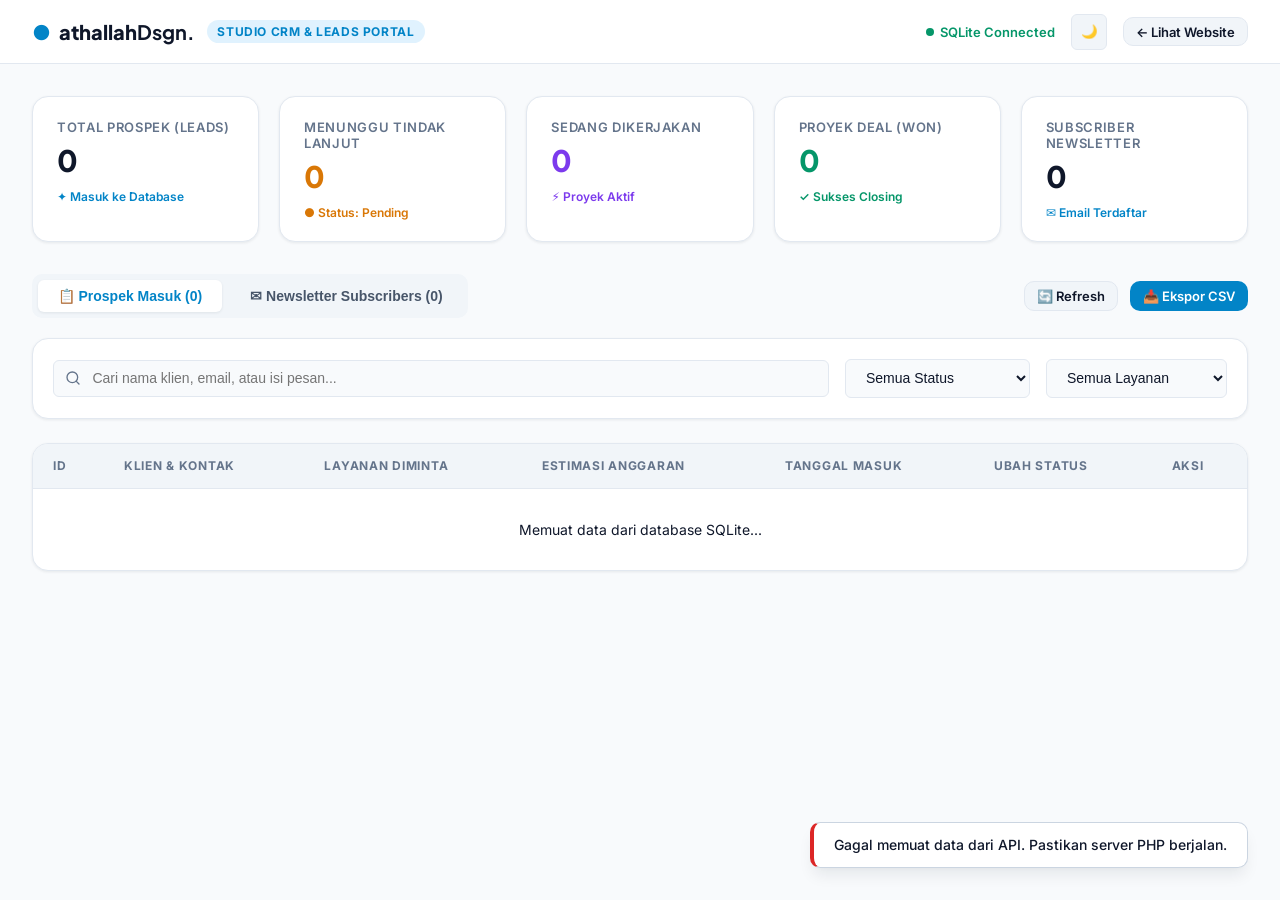
<file: admin.html>
<!DOCTYPE html>
<html lang="id" data-theme="light">
<head>
  <meta charset="UTF-8">
  <meta name="viewport" content="width=device-width, initial-scale=1.0">
  <title>Admin CRM & Leads Portal — athallahDsgn</title>
  <meta name="robots" content="noindex, nofollow">

  <!-- Google Fonts -->
  <link rel="preconnect" href="https://fonts.googleapis.com">
  <link rel="preconnect" href="https://fonts.gstatic.com" crossorigin>
  <link href="https://fonts.googleapis.com/css2?family=Inter:wght@300;400;500;600;700&family=Plus+Jakarta+Sans:wght@500;600;700;800&display=swap" rel="stylesheet">

  <style>
    :root {
      --bg-primary: #f8fafc;
      --bg-secondary: #ffffff;
      --bg-tertiary: #f1f5f9;
      --bg-card: #ffffff;
      --bg-glass: rgba(255, 255, 255, 0.95);
      
      --text-primary: #0f172a;
      --text-secondary: #475569;
      --text-muted: #64748b;
      
      --border-subtle: #e2e8f0;
      --border-strong: #cbd5e1;
      
      --brand-primary: #0284c7;
      --brand-primary-hover: #0369a1;
      --brand-light: #e0f2fe;
      
      --accent-emerald: #059669;
      --accent-emerald-light: #d1fae5;
      --accent-amber: #d97706;
      --accent-amber-light: #fef3c7;
      --accent-red: #dc2626;
      --accent-red-light: #fee2e2;
      --accent-purple: #7c3aed;
      --accent-purple-light: #ede9fe;

      --shadow-sm: 0 1px 3px rgba(15, 23, 42, 0.08);
      --shadow-md: 0 4px 6px -1px rgba(15, 23, 42, 0.08), 0 2px 4px -2px rgba(15, 23, 42, 0.04);
      --shadow-lg: 0 10px 15px -3px rgba(15, 23, 42, 0.08), 0 4px 6px -4px rgba(15, 23, 42, 0.04);
      --shadow-xl: 0 20px 25px -5px rgba(15, 23, 42, 0.1);

      --radius-sm: 6px;
      --radius-md: 10px;
      --radius-lg: 16px;
      --radius-full: 9999px;
      
      --font-heading: 'Plus Jakarta Sans', system-ui, sans-serif;
      --font-body: 'Inter', system-ui, sans-serif;
    }

    [data-theme="dark"] {
      --bg-primary: #090d16;
      --bg-secondary: #0f172a;
      --bg-tertiary: #1e293b;
      --bg-card: #131d31;
      --bg-glass: rgba(15, 23, 42, 0.95);
      
      --text-primary: #f8fafc;
      --text-secondary: #94a3b8;
      --text-muted: #64748b;
      
      --border-subtle: #1e293b;
      --border-strong: #334155;
      
      --brand-primary: #38bdf8;
      --brand-primary-hover: #7dd3fc;
      --brand-light: rgba(56, 189, 248, 0.15);
      
      --accent-emerald: #34d399;
      --accent-emerald-light: rgba(52, 211, 153, 0.15);
      --accent-amber: #fbbf24;
      --accent-amber-light: rgba(251, 191, 36, 0.15);
      --accent-red: #f87171;
      --accent-red-light: rgba(248, 113, 113, 0.15);
      --accent-purple: #c084fc;
      --accent-purple-light: rgba(192, 132, 252, 0.15);

      --shadow-sm: 0 1px 3px rgba(0, 0, 0, 0.4);
      --shadow-md: 0 4px 6px -1px rgba(0, 0, 0, 0.4);
      --shadow-lg: 0 10px 15px -3px rgba(0, 0, 0, 0.5);
      --shadow-xl: 0 20px 25px -5px rgba(0, 0, 0, 0.6);
    }

    * {
      box-sizing: border-box;
      margin: 0;
      padding: 0;
    }

    body {
      font-family: var(--font-body);
      background-color: var(--bg-primary);
      color: var(--text-primary);
      min-height: 100vh;
      display: flex;
      flex-direction: column;
    }

    /* Top Navigation */
    .admin-navbar {
      background-color: var(--bg-glass);
      backdrop-filter: blur(12px);
      border-bottom: 1px solid var(--border-subtle);
      position: sticky;
      top: 0;
      z-index: 100;
      padding: 0.85rem 2rem;
      display: flex;
      align-items: center;
      justify-content: space-between;
    }

    .admin-brand {
      display: flex;
      align-items: center;
      gap: 0.75rem;
    }

    .admin-logo {
      font-family: var(--font-heading);
      font-weight: 800;
      font-size: 1.25rem;
      color: var(--text-primary);
      text-decoration: none;
      display: flex;
      align-items: center;
      gap: 0.5rem;
    }

    .admin-badge {
      background-color: var(--brand-light);
      color: var(--brand-primary);
      font-size: 0.75rem;
      font-weight: 700;
      padding: 0.25rem 0.65rem;
      border-radius: var(--radius-full);
      text-transform: uppercase;
      letter-spacing: 0.05em;
    }

    .admin-nav-actions {
      display: flex;
      align-items: center;
      gap: 1rem;
    }

    .btn {
      display: inline-flex;
      align-items: center;
      gap: 0.5rem;
      padding: 0.55rem 1.1rem;
      font-size: 0.875rem;
      font-weight: 600;
      border-radius: var(--radius-md);
      cursor: pointer;
      border: 1px solid transparent;
      transition: all 0.15s ease;
      text-decoration: none;
      font-family: inherit;
    }

    .btn-primary {
      background-color: var(--brand-primary);
      color: #ffffff;
    }

    [data-theme="dark"] .btn-primary {
      color: #090d16;
    }

    .btn-primary:hover {
      background-color: var(--brand-primary-hover);
    }

    .btn-secondary {
      background-color: var(--bg-tertiary);
      color: var(--text-primary);
      border-color: var(--border-subtle);
    }

    .btn-secondary:hover {
      background-color: var(--border-subtle);
    }

    .btn-success {
      background-color: var(--accent-emerald);
      color: #ffffff;
    }

    .btn-danger {
      background-color: var(--accent-red-light);
      color: var(--accent-red);
      border-color: var(--accent-red);
    }

    .btn-danger:hover {
      background-color: var(--accent-red);
      color: #ffffff;
    }

    .btn-sm {
      padding: 0.35rem 0.75rem;
      font-size: 0.8125rem;
    }

    .theme-toggle-btn {
      width: 36px;
      height: 36px;
      border-radius: var(--radius-sm);
      background-color: var(--bg-tertiary);
      border: 1px solid var(--border-subtle);
      color: var(--text-primary);
      display: flex;
      align-items: center;
      justify-content: center;
      cursor: pointer;
    }

    /* Main Container */
    .admin-main {
      flex: 1;
      padding: 2rem;
      max-width: 1300px;
      width: 100%;
      margin: 0 auto;
    }

    /* Metrics Grid */
    .metrics-grid {
      display: grid;
      grid-template-columns: repeat(auto-fit, minmax(200px, 1fr));
      gap: 1.25rem;
      margin-bottom: 2rem;
    }

    .metric-card {
      background-color: var(--bg-card);
      border: 1px solid var(--border-subtle);
      border-radius: var(--radius-lg);
      padding: 1.35rem 1.5rem;
      box-shadow: var(--shadow-sm);
      display: flex;
      flex-direction: column;
      gap: 0.4rem;
    }

    .metric-title {
      font-size: 0.8125rem;
      font-weight: 600;
      color: var(--text-muted);
      text-transform: uppercase;
      letter-spacing: 0.05em;
    }

    .metric-value {
      font-family: var(--font-heading);
      font-size: 1.85rem;
      font-weight: 800;
      color: var(--text-primary);
    }

    .metric-badge {
      font-size: 0.75rem;
      font-weight: 600;
      display: inline-flex;
      align-items: center;
      gap: 0.25rem;
      margin-top: 0.2rem;
    }

    /* Tabs & Content */
    .dashboard-header {
      display: flex;
      align-items: center;
      justify-content: space-between;
      gap: 1rem;
      flex-wrap: wrap;
      margin-bottom: 1.25rem;
    }

    .dashboard-tabs {
      display: flex;
      gap: 0.5rem;
      background-color: var(--bg-tertiary);
      padding: 0.35rem;
      border-radius: var(--radius-md);
    }

    .tab-btn {
      padding: 0.5rem 1.25rem;
      border-radius: var(--radius-sm);
      font-size: 0.875rem;
      font-weight: 600;
      color: var(--text-secondary);
      border: none;
      background: none;
      cursor: pointer;
      transition: all 0.15s ease;
    }

    .tab-btn.active {
      background-color: var(--bg-card);
      color: var(--brand-primary);
      box-shadow: var(--shadow-sm);
    }

    /* Filter Controls Bar */
    .filter-bar {
      background-color: var(--bg-card);
      border: 1px solid var(--border-subtle);
      border-radius: var(--radius-lg);
      padding: 1.25rem;
      display: flex;
      gap: 1rem;
      align-items: center;
      flex-wrap: wrap;
      margin-bottom: 1.5rem;
      box-shadow: var(--shadow-sm);
    }

    .search-box {
      flex: 1;
      min-width: 250px;
      position: relative;
    }

    .search-input {
      width: 100%;
      padding: 0.6rem 1rem 0.6rem 2.4rem;
      border-radius: var(--radius-sm);
      border: 1px solid var(--border-subtle);
      background-color: var(--bg-primary);
      color: var(--text-primary);
      font-size: 0.875rem;
      outline: none;
    }

    .search-icon {
      position: absolute;
      left: 0.75rem;
      top: 50%;
      transform: translateY(-50%);
      color: var(--text-muted);
      width: 16px;
      height: 16px;
    }

    .filter-select {
      padding: 0.6rem 1rem;
      border-radius: var(--radius-sm);
      border: 1px solid var(--border-subtle);
      background-color: var(--bg-primary);
      color: var(--text-primary);
      font-size: 0.875rem;
      outline: none;
    }

    /* Table Component */
    .table-container {
      background-color: var(--bg-card);
      border: 1px solid var(--border-subtle);
      border-radius: var(--radius-lg);
      overflow-x: auto;
      box-shadow: var(--shadow-sm);
    }

    table {
      width: 100%;
      border-collapse: collapse;
      text-align: left;
      font-size: 0.875rem;
    }

    th {
      background-color: var(--bg-tertiary);
      color: var(--text-muted);
      font-weight: 700;
      font-size: 0.75rem;
      text-transform: uppercase;
      letter-spacing: 0.06em;
      padding: 0.9rem 1.25rem;
      border-bottom: 1px solid var(--border-subtle);
    }

    td {
      padding: 1.1rem 1.25rem;
      border-bottom: 1px solid var(--border-subtle);
      vertical-align: middle;
    }

    tr:last-child td {
      border-bottom: none;
    }

    tr:hover td {
      background-color: var(--bg-tertiary);
    }

    .lead-client {
      display: flex;
      flex-direction: column;
      gap: 0.2rem;
    }

    .client-name {
      font-weight: 700;
      color: var(--text-primary);
    }

    .client-email {
      font-size: 0.8125rem;
      color: var(--text-muted);
    }

    /* Status Badges */
    .status-badge {
      display: inline-flex;
      align-items: center;
      gap: 0.4rem;
      padding: 0.25rem 0.75rem;
      border-radius: var(--radius-full);
      font-size: 0.75rem;
      font-weight: 700;
      text-transform: uppercase;
      letter-spacing: 0.04em;
    }

    .status-pending { background-color: var(--accent-amber-light); color: var(--accent-amber); }
    .status-contacted { background-color: var(--brand-light); color: var(--brand-primary); }
    .status-in_progress { background-color: var(--accent-purple-light); color: var(--accent-purple); }
    .status-closed_won { background-color: var(--accent-emerald-light); color: var(--accent-emerald); }
    .status-archived { background-color: var(--bg-tertiary); color: var(--text-muted); }

    .tag-badge {
      display: inline-block;
      padding: 0.2rem 0.55rem;
      background-color: var(--bg-tertiary);
      color: var(--text-secondary);
      border-radius: var(--radius-sm);
      font-size: 0.75rem;
      font-weight: 600;
    }

    /* Status Change Dropdown Select */
    .status-dropdown {
      padding: 0.35rem 0.65rem;
      border-radius: var(--radius-sm);
      border: 1px solid var(--border-subtle);
      background-color: var(--bg-primary);
      color: var(--text-primary);
      font-size: 0.8125rem;
      font-weight: 600;
      cursor: pointer;
    }

    /* Modal Dialog */
    .modal-backdrop {
      position: fixed;
      inset: 0;
      background-color: rgba(0, 0, 0, 0.6);
      backdrop-filter: blur(4px);
      z-index: 200;
      display: flex;
      align-items: center;
      justify-content: center;
      padding: 1.5rem;
      opacity: 0;
      visibility: hidden;
      transition: all 0.2s ease;
    }

    .modal-backdrop.active {
      opacity: 1;
      visibility: visible;
    }

    .modal-card {
      background-color: var(--bg-secondary);
      border: 1px solid var(--border-strong);
      border-radius: var(--radius-lg);
      width: 100%;
      max-width: 600px;
      max-height: 90vh;
      overflow-y: auto;
      padding: 2rem;
      box-shadow: var(--shadow-xl);
      transform: translateY(20px);
      transition: transform 0.2s ease;
    }

    .modal-backdrop.active .modal-card {
      transform: translateY(0);
    }

    .modal-header {
      display: flex;
      justify-content: space-between;
      align-items: center;
      border-bottom: 1px solid var(--border-subtle);
      padding-bottom: 1rem;
      margin-bottom: 1.5rem;
    }

    .modal-title {
      font-family: var(--font-heading);
      font-size: 1.35rem;
      font-weight: 800;
    }

    .modal-close-btn {
      background: none;
      border: none;
      color: var(--text-muted);
      cursor: pointer;
      font-size: 1.25rem;
    }

    .detail-grid {
      display: grid;
      grid-template-columns: 1fr 1fr;
      gap: 1rem;
      margin-bottom: 1.5rem;
    }

    .detail-item {
      display: flex;
      flex-direction: column;
      gap: 0.25rem;
    }

    .detail-label {
      font-size: 0.75rem;
      font-weight: 700;
      color: var(--text-muted);
      text-transform: uppercase;
    }

    .detail-val {
      font-size: 0.9375rem;
      color: var(--text-primary);
      font-weight: 500;
    }

    .message-box {
      background-color: var(--bg-tertiary);
      border-radius: var(--radius-md);
      padding: 1.25rem;
      font-size: 0.9375rem;
      line-height: 1.6;
      color: var(--text-primary);
      margin-bottom: 1.5rem;
      white-space: pre-wrap;
    }

    .empty-state {
      padding: 3.5rem 1rem;
      text-align: center;
      color: var(--text-muted);
    }

    .empty-state svg {
      margin: 0 auto 1rem auto;
      opacity: 0.5;
    }

    /* Toast */
    .toast-container {
      position: fixed;
      bottom: 2rem;
      right: 2rem;
      z-index: 500;
      display: flex;
      flex-direction: column;
      gap: 0.5rem;
    }

    .toast {
      background-color: var(--bg-secondary);
      border: 1px solid var(--border-strong);
      border-left: 4px solid var(--brand-primary);
      color: var(--text-primary);
      padding: 0.85rem 1.25rem;
      border-radius: var(--radius-md);
      box-shadow: var(--shadow-lg);
      font-size: 0.875rem;
      font-weight: 500;
      animation: slideIn 0.2s ease forwards;
    }

    @keyframes slideIn {
      from { transform: translateX(100%); opacity: 0; }
      to { transform: translateX(0); opacity: 1; }
    }
  </style>
</head>
<body>

  <!-- Top Navbar -->
  <header class="admin-navbar">
    <div class="admin-brand">
      <a href="index.html" class="admin-logo">
        <span style="color: var(--brand-primary);">●</span>
        <span>athallah<strong>Dsgn.</strong></span>
      </a>
      <span class="admin-badge">Studio CRM & Leads Portal</span>
    </div>

    <div class="admin-nav-actions">
      <span style="font-size: 0.8125rem; color: var(--accent-emerald); font-weight: 600; display: flex; align-items: center; gap: 0.35rem;">
        <span style="width: 8px; height: 8px; border-radius: 50%; background: var(--accent-emerald); display: inline-block;"></span>
        SQLite Connected
      </span>

      <button class="theme-toggle-btn" id="theme-toggle-btn" title="Ganti Tema">
        🌙
      </button>

      <a href="index.html" class="btn btn-secondary btn-sm">
        ← Lihat Website
      </a>
    </div>
  </header>

  <!-- Main Container -->
  <main class="admin-main">
    <!-- Key Metrics Cards -->
    <div class="metrics-grid">
      <div class="metric-card">
        <span class="metric-title">Total Prospek (Leads)</span>
        <span class="metric-value" id="metric-total-leads">0</span>
        <span class="metric-badge" style="color: var(--brand-primary);">✦ Masuk ke Database</span>
      </div>
      <div class="metric-card">
        <span class="metric-title">Menunggu Tindak Lanjut</span>
        <span class="metric-value" id="metric-pending-leads" style="color: var(--accent-amber);">0</span>
        <span class="metric-badge" style="color: var(--accent-amber);">● Status: Pending</span>
      </div>
      <div class="metric-card">
        <span class="metric-title">Sedang Dikerjakan</span>
        <span class="metric-value" id="metric-progress-leads" style="color: var(--accent-purple);">0</span>
        <span class="metric-badge" style="color: var(--accent-purple);">⚡ Proyek Aktif</span>
      </div>
      <div class="metric-card">
        <span class="metric-title">Proyek Deal (Won)</span>
        <span class="metric-value" id="metric-won-leads" style="color: var(--accent-emerald);">0</span>
        <span class="metric-badge" style="color: var(--accent-emerald);">✓ Sukses Closing</span>
      </div>
      <div class="metric-card">
        <span class="metric-title">Subscriber Newsletter</span>
        <span class="metric-value" id="metric-subscribers">0</span>
        <span class="metric-badge" style="color: var(--brand-primary);">✉ Email Terdaftar</span>
      </div>
    </div>

    <!-- Dashboard Controls Header -->
    <div class="dashboard-header">
      <div class="dashboard-tabs">
        <button class="tab-btn active" id="tab-leads-btn" onclick="switchTab('leads')">
          📋 Prospek Masuk (<span id="tab-leads-count">0</span>)
        </button>
        <button class="tab-btn" id="tab-subscribers-btn" onclick="switchTab('subscribers')">
          ✉ Newsletter Subscribers (<span id="tab-subscribers-count">0</span>)
        </button>
      </div>

      <div style="display: flex; gap: 0.75rem;">
        <button class="btn btn-secondary btn-sm" onclick="loadDashboardData()" title="Muat Ulang Data">
          🔄 Refresh
        </button>
        <a href="api/export.php" class="btn btn-primary btn-sm" download title="Unduh data format CSV">
          📥 Ekspor CSV
        </a>
      </div>
    </div>

    <!-- View 1: Leads Tab -->
    <section id="view-leads">
      <!-- Search & Filters -->
      <div class="filter-bar">
        <div class="search-box">
          <svg class="search-icon" xmlns="http://www.w3.org/2000/svg" viewBox="0 0 24 24" fill="none" stroke="currentColor" stroke-width="2" stroke-linecap="round" stroke-linejoin="round"><circle cx="11" cy="11" r="8"></circle><line x1="21" y1="21" x2="16.65" y2="16.65"></line></svg>
          <input type="text" id="search-input" class="search-input" placeholder="Cari nama klien, email, atau isi pesan..." oninput="filterLeads()">
        </div>

        <select id="filter-status" class="filter-select" onchange="filterLeads()">
          <option value="all">Semua Status</option>
          <option value="pending">Pending (Menunggu)</option>
          <option value="contacted">Sudah Dihubungi</option>
          <option value="in_progress">Sedang Dikerjakan</option>
          <option value="closed_won">Deal / Closed Won</option>
          <option value="archived">Diarsipkan</option>
        </select>

        <select id="filter-service" class="filter-select" onchange="filterLeads()">
          <option value="all">Semua Layanan</option>
          <option value="Full Product Design">Full Product Design</option>
          <option value="Design Sprint">Design Sprint / MVP</option>
          <option value="Design System">Design System</option>
          <option value="UX Audit">UX Audit & CRO</option>
          <option value="Dedicated Retainer">Dedicated Retainer</option>
        </select>
      </div>

      <!-- Table of Leads -->
      <div class="table-container">
        <table>
          <thead>
            <tr>
              <th>ID</th>
              <th>Klien & Kontak</th>
              <th>Layanan Diminta</th>
              <th>Estimasi Anggaran</th>
              <th>Tanggal Masuk</th>
              <th>Ubah Status</th>
              <th>Aksi</th>
            </tr>
          </thead>
          <tbody id="leads-table-body">
            <tr>
              <td colspan="7" style="text-align: center; padding: 2rem;">Memuat data dari database SQLite...</td>
            </tr>
          </tbody>
        </table>
      </div>
    </section>

    <!-- View 2: Subscribers Tab -->
    <section id="view-subscribers" style="display: none;">
      <div class="table-container">
        <table>
          <thead>
            <tr>
              <th>ID</th>
              <th>Alamat Email</th>
              <th>Status</th>
              <th>Tanggal Berlangganan</th>
              <th>Aksi</th>
            </tr>
          </thead>
          <tbody id="subscribers-table-body">
            <tr>
              <td colspan="5" style="text-align: center; padding: 2rem;">Memuat daftar subscriber...</td>
            </tr>
          </tbody>
        </table>
      </div>
    </section>
  </main>

  <!-- Lead Detail Modal -->
  <div class="modal-backdrop" id="detail-modal">
    <div class="modal-card">
      <div class="modal-header">
        <h3 class="modal-title" id="modal-client-name">Rincian Prospek Klien</h3>
        <button class="modal-close-btn" onclick="closeDetailModal()">✕</button>
      </div>

      <div class="detail-grid">
        <div class="detail-item">
          <span class="detail-label">Alamat Email</span>
          <span class="detail-val" id="modal-client-email">-</span>
        </div>
        <div class="detail-item">
          <span class="detail-label">Layanan Diminta</span>
          <span class="detail-val" id="modal-client-service">-</span>
        </div>
        <div class="detail-item">
          <span class="detail-label">Estimasi Anggaran</span>
          <span class="detail-val" id="modal-client-budget">-</span>
        </div>
        <div class="detail-item">
          <span class="detail-label">Waktu Masuk</span>
          <span class="detail-val" id="modal-client-date">-</span>
        </div>
      </div>

      <div class="detail-item" style="margin-bottom: 0.5rem;">
        <span class="detail-label">Pesan / Brief Proyek dari Klien</span>
      </div>
      <div class="message-box" id="modal-client-message">-</div>

      <div style="display: flex; gap: 0.75rem; justify-content: flex-end; margin-top: 1rem;">
        <a id="modal-mail-btn" href="#" class="btn btn-primary btn-sm">
          ✉ Balas Email Klien
        </a>
        <button class="btn btn-secondary btn-sm" onclick="closeDetailModal()">
          Tutup
        </button>
      </div>
    </div>
  </div>

  <div class="toast-container" id="toast-container"></div>

  <script>
    let allLeads = [];
    let allSubscribers = [];

    document.addEventListener('DOMContentLoaded', () => {
      initTheme();
      loadDashboardData();
    });

    function initTheme() {
      const savedTheme = localStorage.getItem('athallah_admin_theme') || 'light';
      document.documentElement.setAttribute('data-theme', savedTheme);
      updateThemeIcon(savedTheme);

      document.getElementById('theme-toggle-btn').addEventListener('click', () => {
        const current = document.documentElement.getAttribute('data-theme') || 'light';
        const next = current === 'dark' ? 'light' : 'dark';
        document.documentElement.setAttribute('data-theme', next);
        localStorage.setItem('athallah_admin_theme', next);
        updateThemeIcon(next);
      });
    }

    function updateThemeIcon(theme) {
      document.getElementById('theme-toggle-btn').textContent = theme === 'dark' ? '☀️' : '🌙';
    }

    function switchTab(tab) {
      document.getElementById('tab-leads-btn').classList.toggle('active', tab === 'leads');
      document.getElementById('tab-subscribers-btn').classList.toggle('active', tab === 'subscribers');
      document.getElementById('view-leads').style.display = tab === 'leads' ? 'block' : 'none';
      document.getElementById('view-subscribers').style.display = tab === 'subscribers' ? 'block' : 'none';
    }

    async function loadDashboardData() {
      try {
        // Load stats
        const statsRes = await fetch('api/stats.php');
        const statsJson = await statsRes.json();
        if (statsJson.success) {
          const m = statsJson.data.metrics;
          document.getElementById('metric-total-leads').textContent = m.total_leads;
          document.getElementById('metric-pending-leads').textContent = m.pending_leads;
          document.getElementById('metric-progress-leads').textContent = m.in_progress_leads;
          document.getElementById('metric-won-leads').textContent = m.won_leads;
          document.getElementById('metric-subscribers').textContent = m.total_subscribers;
        }

        // Load consultations
        const leadsRes = await fetch('api/consultations.php');
        const leadsJson = await leadsRes.json();
        if (leadsJson.success) {
          allLeads = leadsJson.data;
          document.getElementById('tab-leads-count').textContent = allLeads.length;
          renderLeadsTable(allLeads);
        }

        // Load subscribers
        const subRes = await fetch('api/newsletter.php');
        const subJson = await subRes.json();
        if (subJson.success) {
          allSubscribers = subJson.data;
          document.getElementById('tab-subscribers-count').textContent = allSubscribers.length;
          renderSubscribersTable(allSubscribers);
        }
      } catch (err) {
        console.error('Error fetching dashboard data:', err);
        showToast('Gagal memuat data dari API. Pastikan server PHP berjalan.', 'error');
      }
    }

    function renderLeadsTable(leads) {
      const tbody = document.getElementById('leads-table-body');
      if (!leads || leads.length === 0) {
        tbody.innerHTML = `
          <tr>
            <td colspan="7" class="empty-state">
              <p>Belum ada data prospek yang sesuai dengan filter.</p>
            </td>
          </tr>
        `;
        return;
      }

      tbody.innerHTML = leads.map(lead => {
        return `
          <tr>
            <td><strong>#${lead.id}</strong></td>
            <td>
              <div class="lead-client">
                <span class="client-name">${escapeHtml(lead.name)}</span>
                <span class="client-email">${escapeHtml(lead.email)}</span>
              </div>
            </td>
            <td><span class="tag-badge">${escapeHtml(lead.service)}</span></td>
            <td><span class="tag-badge" style="color: var(--brand-primary); font-weight: 700;">${escapeHtml(lead.budget)}</span></td>
            <td style="font-size: 0.8125rem; color: var(--text-muted);">${formatDate(lead.created_at)}</td>
            <td>
              <select class="status-dropdown" onchange="updateLeadStatus(${lead.id}, this.value)">
                <option value="pending" ${lead.status === 'pending' ? 'selected' : ''}>Pending</option>
                <option value="contacted" ${lead.status === 'contacted' ? 'selected' : ''}>Contacted</option>
                <option value="in_progress" ${lead.status === 'in_progress' ? 'selected' : ''}>In Progress</option>
                <option value="closed_won" ${lead.status === 'closed_won' ? 'selected' : ''}>Closed Won</option>
                <option value="archived" ${lead.status === 'archived' ? 'selected' : ''}>Archived</option>
              </select>
            </td>
            <td>
              <div style="display: flex; gap: 0.4rem;">
                <button class="btn btn-secondary btn-sm" onclick="viewLeadDetail(${lead.id})">
                  Detail
                </button>
                <button class="btn btn-danger btn-sm" onclick="deleteLead(${lead.id})">
                  ✕
                </button>
              </div>
            </td>
          </tr>
        `;
      }).join('');
    }

    function renderSubscribersTable(subscribers) {
      const tbody = document.getElementById('subscribers-table-body');
      if (!subscribers || subscribers.length === 0) {
        tbody.innerHTML = `
          <tr>
            <td colspan="5" class="empty-state">
              <p>Belum ada subscriber newsletter terdaftar.</p>
            </td>
          </tr>
        `;
        return;
      }

      tbody.innerHTML = subscribers.map(sub => {
        return `
          <tr>
            <td><strong>#${sub.id}</strong></td>
            <td><strong>${escapeHtml(sub.email)}</strong></td>
            <td><span class="status-badge status-closed_won">Aktif</span></td>
            <td style="color: var(--text-muted); font-size: 0.8125rem;">${formatDate(sub.created_at)}</td>
            <td>
              <button class="btn btn-danger btn-sm" onclick="deleteSubscriber(${sub.id})">
                Hapus
              </button>
            </td>
          </tr>
        `;
      }).join('');
    }

    function filterLeads() {
      const search = document.getElementById('search-input').value.toLowerCase();
      const status = document.getElementById('filter-status').value;
      const service = document.getElementById('filter-service').value;

      const filtered = allLeads.filter(lead => {
        const matchesSearch = !search || 
          lead.name.toLowerCase().includes(search) || 
          lead.email.toLowerCase().includes(search) || 
          lead.message.toLowerCase().includes(search);

        const matchesStatus = status === 'all' || lead.status === status;
        const matchesService = service === 'all' || lead.service.toLowerCase().includes(service.toLowerCase());

        return matchesSearch && matchesStatus && matchesService;
      });

      renderLeadsTable(filtered);
    }

    async function updateLeadStatus(id, newStatus) {
      try {
        const res = await fetch('api/consultations.php', {
          method: 'PATCH',
          headers: { 'Content-Type': 'application/json' },
          body: JSON.stringify({ id, status: newStatus })
        });
        const json = await res.json();
        if (json.success) {
          showToast(`Status prospek #${id} berhasil diubah menjadi ${newStatus}`);
          loadDashboardData();
        }
      } catch (e) {
        showToast('Gagal mengubah status', 'error');
      }
    }

    async function deleteLead(id) {
      if (!confirm(`Apakah Anda yakin ingin menghapus data prospek #${id}?`)) return;

      try {
        const res = await fetch('api/consultations.php', {
          method: 'DELETE',
          headers: { 'Content-Type': 'application/json' },
          body: JSON.stringify({ id })
        });
        const json = await res.json();
        if (json.success) {
          showToast(`Prospek #${id} telah dihapus.`);
          loadDashboardData();
        }
      } catch (e) {
        showToast('Gagal menghapus prospek', 'error');
      }
    }

    async function deleteSubscriber(id) {
      if (!confirm(`Hapus subscriber #${id}?`)) return;

      try {
        const res = await fetch('api/newsletter.php', {
          method: 'DELETE',
          headers: { 'Content-Type': 'application/json' },
          body: JSON.stringify({ id })
        });
        const json = await res.json();
        if (json.success) {
          showToast('Subscriber berhasil dihapus.');
          loadDashboardData();
        }
      } catch (e) {
        showToast('Gagal menghapus subscriber', 'error');
      }
    }

    function viewLeadDetail(id) {
      const lead = allLeads.find(l => l.id === id);
      if (!lead) return;

      document.getElementById('modal-client-name').textContent = `Prospek: ${lead.name}`;
      document.getElementById('modal-client-email').textContent = lead.email;
      document.getElementById('modal-client-service').textContent = lead.service;
      document.getElementById('modal-client-budget').textContent = lead.budget;
      document.getElementById('modal-client-date').textContent = formatDate(lead.created_at);
      document.getElementById('modal-client-message').textContent = lead.message;

      document.getElementById('modal-mail-btn').href = `mailto:${lead.email}?subject=Follow-up Proyek athallahDsgn&body=Halo ${encodeURIComponent(lead.name)}, terima kasih telah menghubungi athallahDsgn...`;

      document.getElementById('detail-modal').classList.add('active');
    }

    function closeDetailModal() {
      document.getElementById('detail-modal').classList.remove('active');
    }

    function formatDate(dateStr) {
      if (!dateStr) return '-';
      const d = new Date(dateStr);
      return d.toLocaleDateString('id-ID', {
        day: 'numeric',
        month: 'short',
        year: 'numeric',
        hour: '2-digit',
        minute: '2-digit'
      });
    }

    function escapeHtml(text) {
      if (!text) return '';
      return String(text).replace(/[&<>"']/g, function(m) {
        return { '&': '&amp;', '<': '&lt;', '>': '&gt;', '"': '&quot;', "'": '&#039;' }[m];
      });
    }

    function showToast(msg, type = 'info') {
      const c = document.getElementById('toast-container');
      const t = document.createElement('div');
      t.className = 'toast';
      if (type === 'error') t.style.borderLeftColor = 'var(--accent-red)';
      t.textContent = msg;
      c.appendChild(t);
      setTimeout(() => {
        t.remove();
      }, 3500);
    }
  </script>
</body>
</html>
</file>
<file: css/styles.css>
/* ==========================================================================
   athallahDsgn — Modern Design Studio Landing Page
   Design System & Style Architecture
   ========================================================================== */

/* --- Google Fonts Import --- */
@import url('https://fonts.googleapis.com/css2?family=Inter:wght@300;400;500;600;700&family=Plus+Jakarta+Sans:wght@500;600;700;800&display=swap');

/* --- Design Tokens / CSS Variables --- */
:root {
  /* Color Palette - Light Mode (Default) */
  --bg-primary: #f8fafc;
  --bg-secondary: #ffffff;
  --bg-tertiary: #f1f5f9;
  --bg-card: #ffffff;
  --bg-card-hover: #f8fafc;
  --bg-glass: rgba(255, 255, 255, 0.9);
  
  --text-primary: #0f172a;
  --text-secondary: #475569;
  --text-muted: #64748b;
  --text-inverse: #ffffff;
  
  --border-subtle: #e2e8f0;
  --border-strong: #cbd5e1;
  --border-focus: #0284c7;
  
  /* Brand Accent: Sophisticated Ocean Teal & Electric Blue */
  --brand-primary: #0284c7;
  --brand-primary-hover: #0369a1;
  --brand-light: #e0f2fe;
  --brand-dark: #075985;
  
  --accent-emerald: #059669;
  --accent-emerald-light: #d1fae5;
  --accent-amber: #d97706;
  --accent-amber-light: #fef3c7;
  
  /* Elevation / Shadows */
  --shadow-xs: 0 1px 2px 0 rgba(15, 23, 42, 0.04);
  --shadow-sm: 0 2px 4px -1px rgba(15, 23, 42, 0.06), 0 1px 2px -1px rgba(15, 23, 42, 0.04);
  --shadow-md: 0 6px 12px -2px rgba(15, 23, 42, 0.08), 0 3px 6px -3px rgba(15, 23, 42, 0.06);
  --shadow-lg: 0 16px 32px -4px rgba(15, 23, 42, 0.1), 0 6px 12px -6px rgba(15, 23, 42, 0.06);
  --shadow-xl: 0 24px 48px -12px rgba(15, 23, 42, 0.16);
  
  /* Typography */
  --font-heading: 'Plus Jakarta Sans', system-ui, -apple-system, sans-serif;
  --font-body: 'Inter', system-ui, -apple-system, sans-serif;
  
  /* Radii */
  --radius-sm: 8px;
  --radius-md: 12px;
  --radius-lg: 18px;
  --radius-xl: 24px;
  --radius-full: 9999px;
  
  /* Transitions */
  --transition-fast: 0.15s ease;
  --transition-normal: 0.25s cubic-bezier(0.16, 1, 0.3, 1);
  --transition-slow: 0.4s cubic-bezier(0.16, 1, 0.3, 1);

  /* Container */
  --container-max-width: 1200px;
}

/* --- Dark Theme Tokens --- */
[data-theme="dark"] {
  --bg-primary: #090d16;
  --bg-secondary: #0f172a;
  --bg-tertiary: #1e293b;
  --bg-card: #131d31;
  --bg-card-hover: #17243c;
  --bg-glass: rgba(15, 23, 42, 0.9);
  
  --text-primary: #f8fafc;
  --text-secondary: #94a3b8;
  --text-muted: #64748b;
  --text-inverse: #0f172a;
  
  --border-subtle: #1e293b;
  --border-strong: #334155;
  --border-focus: #38bdf8;
  
  --brand-primary: #38bdf8;
  --brand-primary-hover: #7dd3fc;
  --brand-light: rgba(56, 189, 248, 0.12);
  --brand-dark: #0284c7;
  
  --accent-emerald: #34d399;
  --accent-emerald-light: rgba(52, 211, 153, 0.12);
  --accent-amber: #fbbf24;
  --accent-amber-light: rgba(251, 191, 36, 0.12);
  
  --shadow-xs: 0 1px 2px 0 rgba(0, 0, 0, 0.3);
  --shadow-sm: 0 2px 6px rgba(0, 0, 0, 0.4);
  --shadow-md: 0 8px 16px rgba(0, 0, 0, 0.5);
  --shadow-lg: 0 18px 36px rgba(0, 0, 0, 0.6);
  --shadow-xl: 0 28px 56px rgba(0, 0, 0, 0.7);
}

/* --- Reset & Global Styles --- */
*, *::before, *::after {
  box-sizing: border-box;
  margin: 0;
  padding: 0;
}

html {
  scroll-behavior: smooth;
  font-size: 16px;
  -webkit-text-size-adjust: 100%;
}

body {
  font-family: var(--font-body);
  background-color: var(--bg-primary);
  color: var(--text-primary);
  line-height: 1.6;
  overflow-x: hidden;
  transition: background-color var(--transition-normal), color var(--transition-normal);
}

img, svg {
  display: block;
  max-width: 100%;
}

a {
  color: inherit;
  text-decoration: none;
}

button {
  font-family: inherit;
  cursor: pointer;
  border: none;
  background: none;
}

input, textarea, select {
  font-family: inherit;
  font-size: 1rem;
}

/* --- Container & Utilities --- */
.container {
  width: 100%;
  max-width: var(--container-max-width);
  margin-left: auto;
  margin-right: auto;
  padding-left: 1.5rem;
  padding-right: 1.5rem;
}

.section {
  padding: 5.5rem 0;
  position: relative;
}

@media (max-width: 768px) {
  .section {
    padding: 3.75rem 0;
  }
}

.section-header {
  text-align: center;
  max-width: 680px;
  margin: 0 auto 3.5rem auto;
}

.section-tag {
  display: inline-flex;
  align-items: center;
  gap: 0.5rem;
  padding: 0.35rem 0.9rem;
  font-size: 0.8125rem;
  font-weight: 600;
  text-transform: uppercase;
  letter-spacing: 0.06em;
  color: var(--brand-primary);
  background-color: var(--brand-light);
  border-radius: var(--radius-full);
  margin-bottom: 1rem;
}

.section-title {
  font-family: var(--font-heading);
  font-size: clamp(2rem, 3.5vw, 2.75rem);
  font-weight: 800;
  line-height: 1.2;
  letter-spacing: -0.02em;
  color: var(--text-primary);
  margin-bottom: 1rem;
}

.section-description {
  font-size: 1.1rem;
  color: var(--text-secondary);
  line-height: 1.6;
}

/* --- Button Component --- */
.btn {
  display: inline-flex;
  align-items: center;
  justify-content: center;
  gap: 0.5rem;
  padding: 0.75rem 1.5rem;
  font-size: 0.9375rem;
  font-weight: 600;
  border-radius: var(--radius-md);
  transition: all var(--transition-fast);
  white-space: nowrap;
}

.btn-primary {
  background-color: var(--brand-primary);
  color: #ffffff;
  box-shadow: 0 4px 12px rgba(2, 132, 199, 0.25);
}

[data-theme="dark"] .btn-primary {
  color: #090d16;
  background-color: var(--brand-primary);
  box-shadow: 0 4px 12px rgba(56, 189, 248, 0.3);
}

.btn-primary:hover {
  background-color: var(--brand-primary-hover);
  transform: translateY(-2px);
  box-shadow: 0 6px 16px rgba(2, 132, 199, 0.35);
}

.btn-secondary {
  background-color: var(--bg-tertiary);
  color: var(--text-primary);
  border: 1px solid var(--border-subtle);
}

.btn-secondary:hover {
  background-color: var(--border-subtle);
  border-color: var(--border-strong);
  transform: translateY(-2px);
}

.btn-outline {
  background-color: transparent;
  color: var(--text-primary);
  border: 1.5px solid var(--border-strong);
}

.btn-outline:hover {
  background-color: var(--bg-card);
  border-color: var(--brand-primary);
  color: var(--brand-primary);
}

.btn-sm {
  padding: 0.5rem 1rem;
  font-size: 0.875rem;
  border-radius: var(--radius-sm);
}

.btn-lg {
  padding: 0.9rem 1.85rem;
  font-size: 1.05rem;
  border-radius: var(--radius-md);
}

/* ==========================================================================
   Header & Navbar
   ========================================================================== */
.header {
  position: fixed;
  top: 0;
  left: 0;
  width: 100%;
  z-index: 1000;
  background-color: var(--bg-glass);
  backdrop-filter: blur(16px);
  -webkit-backdrop-filter: blur(16px);
  border-bottom: 1px solid var(--border-subtle);
  transition: all var(--transition-normal);
}

.nav-container {
  display: flex;
  align-items: center;
  justify-content: space-between;
  height: 4.5rem;
}

.logo {
  display: flex;
  align-items: center;
  gap: 0.6rem;
  font-family: var(--font-heading);
  font-size: 1.35rem;
  font-weight: 800;
  letter-spacing: -0.03em;
  color: var(--text-primary);
}

.logo-symbol {
  width: 32px;
  height: 32px;
  background: linear-gradient(135deg, var(--brand-primary), var(--brand-dark));
  border-radius: 8px;
  display: flex;
  align-items: center;
  justify-content: center;
  color: #ffffff;
  font-size: 1rem;
  font-weight: 800;
}

.logo-dot {
  color: var(--brand-primary);
}

.nav-links {
  display: flex;
  align-items: center;
  gap: 2rem;
  list-style: none;
}

.nav-link {
  font-size: 0.9375rem;
  font-weight: 500;
  color: var(--text-secondary);
  transition: color var(--transition-fast);
  position: relative;
  padding: 0.25rem 0;
}

.nav-link:hover,
.nav-link.active {
  color: var(--text-primary);
}

.nav-link.active::after {
  content: '';
  position: absolute;
  bottom: 0;
  left: 0;
  width: 100%;
  height: 2px;
  background-color: var(--brand-primary);
  border-radius: 2px;
}

.nav-actions {
  display: flex;
  align-items: center;
  gap: 1rem;
}

/* Theme Toggle Button */
.theme-toggle-btn {
  width: 40px;
  height: 40px;
  border-radius: var(--radius-sm);
  background-color: var(--bg-tertiary);
  border: 1px solid var(--border-subtle);
  color: var(--text-primary);
  display: flex;
  align-items: center;
  justify-content: center;
  transition: all var(--transition-fast);
}

.theme-toggle-btn:hover {
  background-color: var(--border-subtle);
  transform: rotate(15deg);
}

.theme-icon-dark,
.theme-icon-light {
  width: 20px;
  height: 20px;
}

[data-theme="dark"] .theme-icon-dark {
  display: none;
}

[data-theme="dark"] .theme-icon-light {
  display: block;
}

[data-theme="light"] .theme-icon-dark {
  display: block;
}

[data-theme="light"] .theme-icon-light {
  display: none;
}

/* Mobile Hamburger Toggle */
.mobile-nav-toggle {
  display: none;
  width: 40px;
  height: 40px;
  border-radius: var(--radius-sm);
  background-color: var(--bg-tertiary);
  border: 1px solid var(--border-subtle);
  color: var(--text-primary);
  align-items: center;
  justify-content: center;
  cursor: pointer;
}

@media (max-width: 900px) {
  .mobile-nav-toggle {
    display: flex;
  }
  
  .nav-links {
    position: fixed;
    top: 4.5rem;
    left: 0;
    width: 100%;
    background-color: var(--bg-glass);
    backdrop-filter: blur(20px);
    -webkit-backdrop-filter: blur(20px);
    flex-direction: column;
    padding: 2rem 1.5rem;
    gap: 1.5rem;
    border-bottom: 1px solid var(--border-subtle);
    box-shadow: var(--shadow-lg);
    transform: translateY(-120%);
    opacity: 0;
    pointer-events: none;
    transition: transform var(--transition-normal), opacity var(--transition-normal);
  }

  .nav-links.open {
    transform: translateY(0);
    opacity: 1;
    pointer-events: all;
  }
}

/* ==========================================================================
   Hero Section
   ========================================================================== */
.hero-section {
  padding-top: 7.5rem;
  padding-bottom: 4.5rem;
  overflow: hidden;
  position: relative;
}

.hero-badge-container {
  display: flex;
  justify-content: center;
  margin-bottom: 1.5rem;
}

.hero-badge {
  display: inline-flex;
  align-items: center;
  gap: 0.6rem;
  padding: 0.4rem 1rem;
  background-color: var(--bg-secondary);
  border: 1px solid var(--border-subtle);
  border-radius: var(--radius-full);
  font-size: 0.875rem;
  font-weight: 500;
  color: var(--text-secondary);
  box-shadow: var(--shadow-xs);
}

.badge-status-dot {
  width: 8px;
  height: 8px;
  background-color: var(--accent-emerald);
  border-radius: 50%;
  display: inline-block;
  animation: pulse-dot 2s infinite;
}

@keyframes pulse-dot {
  0% {
    transform: scale(0.95);
    box-shadow: 0 0 0 0 rgba(5, 150, 105, 0.6);
  }
  70% {
    transform: scale(1);
    box-shadow: 0 0 0 6px rgba(5, 150, 105, 0);
  }
  100% {
    transform: scale(0.95);
    box-shadow: 0 0 0 0 rgba(5, 150, 105, 0);
  }
}

.hero-content {
  text-align: center;
  max-width: 860px;
  margin: 0 auto;
}

.hero-title {
  font-family: var(--font-heading);
  font-size: clamp(2.4rem, 5vw, 3.75rem);
  font-weight: 800;
  line-height: 1.15;
  letter-spacing: -0.03em;
  color: var(--text-primary);
  margin-bottom: 1.5rem;
}

.hero-highlight {
  color: var(--brand-primary);
}

.hero-description {
  font-size: clamp(1.05rem, 2vw, 1.25rem);
  color: var(--text-secondary);
  max-width: 720px;
  margin: 0 auto 2.5rem auto;
  line-height: 1.6;
}

.hero-actions {
  display: flex;
  align-items: center;
  justify-content: center;
  gap: 1rem;
  flex-wrap: wrap;
  margin-bottom: 3.5rem;
}

/* Hero Showcase Mockup */
.hero-mockup-wrapper {
  margin-top: 1rem;
  border-radius: var(--radius-xl);
  background-color: var(--bg-card);
  border: 1px solid var(--border-subtle);
  box-shadow: var(--shadow-xl);
  overflow: hidden;
  position: relative;
}

.mockup-header {
  background-color: var(--bg-tertiary);
  padding: 0.75rem 1.25rem;
  display: flex;
  align-items: center;
  justify-content: space-between;
  border-bottom: 1px solid var(--border-subtle);
}

.mockup-controls {
  display: flex;
  gap: 6px;
}

.mockup-dot {
  width: 11px;
  height: 11px;
  border-radius: 50%;
}

.mockup-dot.red { background-color: #ef4444; }
.mockup-dot.yellow { background-color: #f59e0b; }
.mockup-dot.green { background-color: #10b981; }

.mockup-address {
  font-size: 0.8125rem;
  color: var(--text-muted);
  background-color: var(--bg-primary);
  padding: 0.25rem 1.25rem;
  border-radius: var(--radius-full);
  border: 1px solid var(--border-subtle);
  font-weight: 500;
}

.mockup-body {
  padding: 2rem;
  background: var(--bg-secondary);
}

@media (max-width: 768px) {
  .mockup-body {
    padding: 1rem;
  }
}

/* Interactive Canvas Inside Hero Mockup */
.studio-canvas {
  display: grid;
  grid-template-columns: 240px 1fr;
  gap: 1.5rem;
  min-height: 420px;
  text-align: left;
}

@media (max-width: 840px) {
  .studio-canvas {
    grid-template-columns: 1fr;
  }
}

.canvas-sidebar {
  background-color: var(--bg-tertiary);
  border-radius: var(--radius-md);
  padding: 1.25rem;
  border: 1px solid var(--border-subtle);
  display: flex;
  flex-direction: column;
  gap: 1rem;
}

.canvas-menu-title {
  font-size: 0.75rem;
  font-weight: 700;
  text-transform: uppercase;
  letter-spacing: 0.08em;
  color: var(--text-muted);
  margin-bottom: 0.25rem;
}

.canvas-menu-item {
  display: flex;
  align-items: center;
  gap: 0.75rem;
  padding: 0.6rem 0.8rem;
  border-radius: var(--radius-sm);
  font-size: 0.875rem;
  font-weight: 500;
  color: var(--text-secondary);
  cursor: pointer;
  transition: all var(--transition-fast);
}

.canvas-menu-item:hover,
.canvas-menu-item.active {
  background-color: var(--bg-secondary);
  color: var(--brand-primary);
  font-weight: 600;
}

.canvas-preview-area {
  background-color: var(--bg-primary);
  border-radius: var(--radius-md);
  border: 1px solid var(--border-subtle);
  padding: 1.5rem;
  display: flex;
  flex-direction: column;
  gap: 1.25rem;
}

.preview-topbar {
  display: flex;
  justify-content: space-between;
  align-items: center;
  border-bottom: 1px solid var(--border-subtle);
  padding-bottom: 1rem;
}

.preview-project-info h4 {
  font-size: 1.1rem;
  font-weight: 700;
  color: var(--text-primary);
}

.preview-project-info p {
  font-size: 0.85rem;
  color: var(--text-secondary);
}

.preview-grid {
  display: grid;
  grid-template-columns: repeat(auto-fit, minmax(200px, 1fr));
  gap: 1rem;
}

.preview-card-stat {
  background-color: var(--bg-card);
  padding: 1rem;
  border-radius: var(--radius-sm);
  border: 1px solid var(--border-subtle);
}

.preview-card-stat .stat-label {
  font-size: 0.75rem;
  color: var(--text-muted);
  font-weight: 500;
}

.preview-card-stat .stat-val {
  font-size: 1.4rem;
  font-weight: 800;
  color: var(--text-primary);
  margin-top: 0.25rem;
}

.preview-card-stat .stat-growth {
  font-size: 0.75rem;
  font-weight: 600;
  color: var(--accent-emerald);
  display: flex;
  align-items: center;
  gap: 0.25rem;
  margin-top: 0.25rem;
}

.preview-wireframe-display {
  background-color: var(--bg-card);
  border: 1px dashed var(--border-strong);
  border-radius: var(--radius-md);
  padding: 1.5rem;
  display: flex;
  align-items: center;
  justify-content: center;
  flex-direction: column;
  gap: 0.75rem;
  text-align: center;
  min-height: 150px;
}

/* ==========================================================================
   Trust & Metrics Bar
   ========================================================================== */
.stats-section {
  padding: 3rem 0;
  background-color: var(--bg-secondary);
  border-top: 1px solid var(--border-subtle);
  border-bottom: 1px solid var(--border-subtle);
}

.stats-grid {
  display: grid;
  grid-template-columns: repeat(4, 1fr);
  gap: 2rem;
  text-align: center;
}

@media (max-width: 800px) {
  .stats-grid {
    grid-template-columns: repeat(2, 1fr);
    gap: 1.5rem;
  }
}

@media (max-width: 480px) {
  .stats-grid {
    grid-template-columns: 1fr;
  }
}

.stat-item {
  padding: 0.5rem;
}

.stat-number {
  font-family: var(--font-heading);
  font-size: clamp(2rem, 3.5vw, 2.75rem);
  font-weight: 800;
  color: var(--brand-primary);
  line-height: 1;
  margin-bottom: 0.5rem;
}

.stat-title {
  font-size: 0.9375rem;
  font-weight: 500;
  color: var(--text-secondary);
}

/* Client Logos Marquee */
.trust-banner {
  padding: 2.5rem 0 1rem 0;
  text-align: center;
}

.trust-title {
  font-size: 0.8125rem;
  text-transform: uppercase;
  letter-spacing: 0.08em;
  color: var(--text-muted);
  font-weight: 600;
  margin-bottom: 1.75rem;
}

.client-logos {
  display: flex;
  align-items: center;
  justify-content: center;
  gap: 3rem;
  flex-wrap: wrap;
  opacity: 0.7;
}

.client-logo-item {
  font-family: var(--font-heading);
  font-size: 1.2rem;
  font-weight: 700;
  color: var(--text-secondary);
  display: flex;
  align-items: center;
  gap: 0.5rem;
  transition: opacity var(--transition-fast), transform var(--transition-fast);
}

.client-logo-item:hover {
  opacity: 1;
  color: var(--text-primary);
  transform: translateY(-2px);
}

/* ==========================================================================
   Services Section
   ========================================================================== */
.services-grid {
  display: grid;
  grid-template-columns: repeat(auto-fit, minmax(270px, 1fr));
  gap: 1.75rem;
}

.service-card {
  background-color: var(--bg-card);
  border: 1px solid var(--border-subtle);
  border-radius: var(--radius-lg);
  padding: 2.25rem 1.75rem;
  display: flex;
  flex-direction: column;
  gap: 1.25rem;
  transition: transform var(--transition-normal), box-shadow var(--transition-normal), border-color var(--transition-normal);
  position: relative;
}

.service-card:hover {
  transform: translateY(-4px);
  box-shadow: var(--shadow-lg);
  border-color: var(--brand-primary);
}

.service-icon-wrapper {
  width: 52px;
  height: 52px;
  border-radius: var(--radius-md);
  background-color: var(--brand-light);
  color: var(--brand-primary);
  display: flex;
  align-items: center;
  justify-content: center;
  font-size: 1.5rem;
}

.service-title {
  font-family: var(--font-heading);
  font-size: 1.3rem;
  font-weight: 700;
  color: var(--text-primary);
}

.service-description {
  font-size: 0.9375rem;
  color: var(--text-secondary);
  line-height: 1.6;
}

.service-features-list {
  list-style: none;
  display: flex;
  flex-direction: column;
  gap: 0.6rem;
  margin-top: 0.5rem;
  padding-top: 1rem;
  border-top: 1px solid var(--border-subtle);
}

.service-feature-item {
  display: flex;
  align-items: center;
  gap: 0.5rem;
  font-size: 0.85rem;
  color: var(--text-secondary);
}

.service-feature-item svg {
  color: var(--accent-emerald);
  flex-shrink: 0;
}

/* ==========================================================================
   Showcase / Portfolio Tabs Section
   ========================================================================== */
.showcase-filters {
  display: flex;
  align-items: center;
  justify-content: center;
  gap: 0.75rem;
  flex-wrap: wrap;
  margin-bottom: 3rem;
}

.filter-btn {
  padding: 0.5rem 1.25rem;
  border-radius: var(--radius-full);
  font-size: 0.875rem;
  font-weight: 600;
  color: var(--text-secondary);
  background-color: var(--bg-tertiary);
  border: 1px solid var(--border-subtle);
  transition: all var(--transition-fast);
}

.filter-btn:hover {
  color: var(--text-primary);
  border-color: var(--border-strong);
}

.filter-btn.active {
  background-color: var(--brand-primary);
  color: #ffffff;
  border-color: var(--brand-primary);
  box-shadow: var(--shadow-sm);
}

[data-theme="dark"] .filter-btn.active {
  color: #090d16;
}

.showcase-grid {
  display: grid;
  grid-template-columns: repeat(auto-fit, minmax(340px, 1fr));
  gap: 2rem;
}

@media (max-width: 480px) {
  .showcase-grid {
    grid-template-columns: 1fr;
  }
}

.showcase-card {
  background-color: var(--bg-card);
  border: 1px solid var(--border-subtle);
  border-radius: var(--radius-lg);
  overflow: hidden;
  transition: transform var(--transition-normal), box-shadow var(--transition-normal);
  display: flex;
  flex-direction: column;
}

.showcase-card:hover {
  transform: translateY(-5px);
  box-shadow: var(--shadow-lg);
}

.showcase-visual {
  height: 220px;
  background-color: var(--bg-tertiary);
  display: flex;
  align-items: center;
  justify-content: center;
  position: relative;
  overflow: hidden;
}

.showcase-badge-category {
  position: absolute;
  top: 1rem;
  left: 1rem;
  background-color: var(--bg-glass);
  backdrop-filter: blur(8px);
  padding: 0.25rem 0.75rem;
  border-radius: var(--radius-full);
  font-size: 0.75rem;
  font-weight: 600;
  color: var(--text-primary);
  border: 1px solid var(--border-subtle);
}

/* Custom CSS UI Visual Art per project */
.project-ui-preview {
  width: 80%;
  height: 75%;
  background-color: var(--bg-secondary);
  border-radius: var(--radius-sm);
  border: 1px solid var(--border-subtle);
  box-shadow: var(--shadow-md);
  padding: 1rem;
  display: flex;
  flex-direction: column;
  gap: 0.6rem;
  transition: transform var(--transition-normal);
}

.showcase-card:hover .project-ui-preview {
  transform: scale(1.04);
}

.ui-bar-header {
  height: 8px;
  width: 40%;
  background-color: var(--brand-primary);
  border-radius: 4px;
}

.ui-bar-line {
  height: 6px;
  width: 85%;
  background-color: var(--border-strong);
  border-radius: 3px;
}

.ui-bar-line.short {
  width: 55%;
}

.ui-bar-metrics {
  display: flex;
  gap: 0.5rem;
  margin-top: auto;
}

.ui-metric-box {
  flex: 1;
  height: 24px;
  background-color: var(--bg-tertiary);
  border-radius: 4px;
}

.showcase-info {
  padding: 1.5rem;
  display: flex;
  flex-direction: column;
  flex: 1;
}

.showcase-title {
  font-family: var(--font-heading);
  font-size: 1.25rem;
  font-weight: 700;
  color: var(--text-primary);
  margin-bottom: 0.5rem;
}

.showcase-summary {
  font-size: 0.9rem;
  color: var(--text-secondary);
  line-height: 1.5;
  margin-bottom: 1.25rem;
  flex: 1;
}

.showcase-tags {
  display: flex;
  flex-wrap: wrap;
  gap: 0.4rem;
  margin-bottom: 1rem;
}

.showcase-tag-item {
  font-size: 0.75rem;
  padding: 0.2rem 0.6rem;
  background-color: var(--bg-tertiary);
  border-radius: var(--radius-sm);
  color: var(--text-muted);
  font-weight: 500;
}

.showcase-metric-highlight {
  display: flex;
  align-items: center;
  gap: 0.5rem;
  font-size: 0.8125rem;
  font-weight: 600;
  color: var(--accent-emerald);
  padding-top: 0.75rem;
  border-top: 1px solid var(--border-subtle);
}

/* ==========================================================================
   Design Process (How We Work)
   ========================================================================== */
.process-grid {
  display: grid;
  grid-template-columns: repeat(4, 1fr);
  gap: 1.5rem;
  position: relative;
}

@media (max-width: 900px) {
  .process-grid {
    grid-template-columns: repeat(2, 1fr);
  }
}

@media (max-width: 540px) {
  .process-grid {
    grid-template-columns: 1fr;
  }
}

.process-card {
  background-color: var(--bg-card);
  border: 1px solid var(--border-subtle);
  border-radius: var(--radius-lg);
  padding: 2rem 1.5rem;
  display: flex;
  flex-direction: column;
  gap: 1rem;
  position: relative;
}

.process-step-number {
  font-family: var(--font-heading);
  font-size: 2.25rem;
  font-weight: 800;
  color: var(--brand-primary);
  opacity: 0.75;
  line-height: 1;
}

.process-title {
  font-family: var(--font-heading);
  font-size: 1.15rem;
  font-weight: 700;
  color: var(--text-primary);
}

.process-desc {
  font-size: 0.875rem;
  color: var(--text-secondary);
  line-height: 1.6;
}

/* ==========================================================================
   Pricing / Packages Section
   ========================================================================== */
.pricing-toggle-wrapper {
  display: flex;
  align-items: center;
  justify-content: center;
  gap: 1rem;
  margin-bottom: 3.5rem;
}

.pricing-toggle-label {
  font-size: 0.9375rem;
  font-weight: 600;
  color: var(--text-secondary);
  cursor: pointer;
}

.pricing-toggle-label.active {
  color: var(--text-primary);
}

.pricing-switch {
  position: relative;
  width: 54px;
  height: 30px;
  background-color: var(--bg-tertiary);
  border: 1px solid var(--border-strong);
  border-radius: var(--radius-full);
  cursor: pointer;
  transition: background-color var(--transition-fast);
}

.pricing-switch-dot {
  position: absolute;
  top: 3px;
  left: 4px;
  width: 22px;
  height: 22px;
  background-color: var(--brand-primary);
  border-radius: 50%;
  transition: transform var(--transition-normal);
}

.pricing-switch.active .pricing-switch-dot {
  transform: translateX(24px);
}

.pricing-discount-badge {
  font-size: 0.75rem;
  font-weight: 700;
  color: var(--accent-emerald);
  background-color: var(--accent-emerald-light);
  padding: 0.2rem 0.6rem;
  border-radius: var(--radius-full);
}

.pricing-grid {
  display: grid;
  grid-template-columns: repeat(3, 1fr);
  gap: 2rem;
  align-items: stretch;
}

@media (max-width: 960px) {
  .pricing-grid {
    grid-template-columns: 1fr;
    max-width: 500px;
    margin: 0 auto;
  }
}

.pricing-card {
  background-color: var(--bg-card);
  border: 1px solid var(--border-subtle);
  border-radius: var(--radius-xl);
  padding: 2.5rem 2rem;
  display: flex;
  flex-direction: column;
  gap: 1.5rem;
  position: relative;
  transition: transform var(--transition-normal), box-shadow var(--transition-normal);
}

.pricing-card:hover {
  transform: translateY(-4px);
  box-shadow: var(--shadow-lg);
}

.pricing-card.featured {
  border-color: var(--brand-primary);
  box-shadow: var(--shadow-lg);
  background-color: var(--bg-card);
}

.pricing-featured-badge {
  position: absolute;
  top: -12px;
  left: 50%;
  transform: translateX(-50%);
  background-color: var(--brand-primary);
  color: #ffffff;
  font-size: 0.75rem;
  font-weight: 700;
  text-transform: uppercase;
  letter-spacing: 0.06em;
  padding: 0.25rem 0.9rem;
  border-radius: var(--radius-full);
}

[data-theme="dark"] .pricing-featured-badge {
  color: #090d16;
}

.pricing-plan-name {
  font-family: var(--font-heading);
  font-size: 1.35rem;
  font-weight: 700;
  color: var(--text-primary);
}

.pricing-plan-desc {
  font-size: 0.875rem;
  color: var(--text-secondary);
  line-height: 1.5;
}

.pricing-price-box {
  display: flex;
  align-items: baseline;
  gap: 0.35rem;
}

.price-currency {
  font-size: 1.25rem;
  font-weight: 700;
  color: var(--text-primary);
}

.price-amount {
  font-family: var(--font-heading);
  font-size: 2.75rem;
  font-weight: 800;
  color: var(--text-primary);
  line-height: 1;
}

.price-period {
  font-size: 0.875rem;
  color: var(--text-muted);
}

.pricing-features-list {
  list-style: none;
  display: flex;
  flex-direction: column;
  gap: 0.85rem;
  flex: 1;
}

.pricing-feature-item {
  display: flex;
  align-items: flex-start;
  gap: 0.6rem;
  font-size: 0.875rem;
  color: var(--text-secondary);
}

.pricing-feature-item svg {
  color: var(--brand-primary);
  flex-shrink: 0;
  margin-top: 2px;
}

/* ==========================================================================
   Testimonials Section
   ========================================================================== */
.testimonials-grid {
  display: grid;
  grid-template-columns: repeat(3, 1fr);
  gap: 1.75rem;
}

@media (max-width: 900px) {
  .testimonials-grid {
    grid-template-columns: 1fr;
    max-width: 580px;
    margin: 0 auto;
  }
}

.testimonial-card {
  background-color: var(--bg-card);
  border: 1px solid var(--border-subtle);
  border-radius: var(--radius-lg);
  padding: 2rem;
  display: flex;
  flex-direction: column;
  gap: 1.25rem;
  transition: transform var(--transition-normal);
}

.testimonial-card:hover {
  transform: translateY(-3px);
}

.testimonial-stars {
  color: #f59e0b;
  display: flex;
  gap: 3px;
  font-size: 1rem;
}

.testimonial-quote {
  font-size: 0.95rem;
  color: var(--text-secondary);
  line-height: 1.6;
  font-style: italic;
  flex: 1;
}

.testimonial-author {
  display: flex;
  align-items: center;
  gap: 0.85rem;
  padding-top: 1rem;
  border-top: 1px solid var(--border-subtle);
}

.author-avatar {
  width: 44px;
  height: 44px;
  border-radius: 50%;
  background: linear-gradient(135deg, var(--brand-primary), var(--brand-dark));
  display: flex;
  align-items: center;
  justify-content: center;
  font-weight: 700;
  color: #ffffff;
  font-size: 1rem;
}

.author-name {
  font-weight: 700;
  font-size: 0.9375rem;
  color: var(--text-primary);
}

.author-role {
  font-size: 0.8125rem;
  color: var(--text-muted);
}

/* ==========================================================================
   FAQ Section
   ========================================================================== */
.faq-accordion-container {
  max-width: 780px;
  margin: 0 auto;
  display: flex;
  flex-direction: column;
  gap: 1rem;
}

.faq-item {
  background-color: var(--bg-card);
  border: 1px solid var(--border-subtle);
  border-radius: var(--radius-md);
  overflow: hidden;
  transition: border-color var(--transition-fast);
}

.faq-item.active {
  border-color: var(--brand-primary);
}

.faq-question-btn {
  width: 100%;
  padding: 1.35rem 1.5rem;
  display: flex;
  align-items: center;
  justify-content: space-between;
  gap: 1rem;
  text-align: left;
  font-family: var(--font-heading);
  font-size: 1.05rem;
  font-weight: 600;
  color: var(--text-primary);
  background: transparent;
}

.faq-icon {
  width: 20px;
  height: 20px;
  color: var(--brand-primary);
  transition: transform var(--transition-normal);
  flex-shrink: 0;
}

.faq-item.active .faq-icon {
  transform: rotate(180deg);
}

.faq-answer {
  max-height: 0;
  overflow: hidden;
  transition: max-height var(--transition-normal), padding var(--transition-normal);
  color: var(--text-secondary);
  font-size: 0.9375rem;
  line-height: 1.6;
  padding: 0 1.5rem;
}

.faq-item.active .faq-answer {
  padding-bottom: 1.35rem;
}

/* ==========================================================================
   CTA Banner Section
   ========================================================================== */
.cta-section {
  padding: 5rem 0;
}

.cta-box {
  background: linear-gradient(135deg, var(--bg-secondary) 0%, var(--bg-tertiary) 100%);
  border: 1px solid var(--border-strong);
  border-radius: var(--radius-xl);
  padding: 4rem 2.5rem;
  text-align: center;
  box-shadow: var(--shadow-xl);
  position: relative;
  overflow: hidden;
}

.cta-box-title {
  font-family: var(--font-heading);
  font-size: clamp(2rem, 3.5vw, 2.75rem);
  font-weight: 800;
  color: var(--text-primary);
  margin-bottom: 1rem;
  letter-spacing: -0.02em;
}

.cta-box-desc {
  font-size: 1.15rem;
  color: var(--text-secondary);
  max-width: 620px;
  margin: 0 auto 2.5rem auto;
}

.cta-box-actions {
  display: flex;
  align-items: center;
  justify-content: center;
  gap: 1rem;
  flex-wrap: wrap;
}

/* ==========================================================================
   Footer
   ========================================================================== */
.footer {
  background-color: var(--bg-secondary);
  border-top: 1px solid var(--border-subtle);
  padding: 4.5rem 0 2rem 0;
}

.footer-grid {
  display: grid;
  grid-template-columns: 2fr 1fr 1fr 1.5fr;
  gap: 3rem;
  margin-bottom: 3.5rem;
}

@media (max-width: 900px) {
  .footer-grid {
    grid-template-columns: 1fr 1fr;
    gap: 2rem;
  }
}

@media (max-width: 520px) {
  .footer-grid {
    grid-template-columns: 1fr;
  }
}

.footer-brand {
  display: flex;
  flex-direction: column;
  gap: 1rem;
}

.footer-desc {
  font-size: 0.9rem;
  color: var(--text-secondary);
  line-height: 1.6;
  max-width: 320px;
}

.footer-status-indicator {
  display: inline-flex;
  align-items: center;
  gap: 0.5rem;
  font-size: 0.8125rem;
  color: var(--text-muted);
  margin-top: 0.5rem;
}

.footer-column-title {
  font-family: var(--font-heading);
  font-size: 0.95rem;
  font-weight: 700;
  color: var(--text-primary);
  margin-bottom: 1.25rem;
}

.footer-links-list {
  list-style: none;
  display: flex;
  flex-direction: column;
  gap: 0.75rem;
}

.footer-link {
  font-size: 0.875rem;
  color: var(--text-secondary);
  transition: color var(--transition-fast);
}

.footer-link:hover {
  color: var(--brand-primary);
}

.footer-newsletter-desc {
  font-size: 0.875rem;
  color: var(--text-secondary);
  margin-bottom: 1rem;
  line-height: 1.5;
}

.newsletter-form {
  display: flex;
  gap: 0.5rem;
}

.newsletter-input {
  flex: 1;
  padding: 0.65rem 0.9rem;
  border-radius: var(--radius-sm);
  border: 1px solid var(--border-subtle);
  background-color: var(--bg-primary);
  color: var(--text-primary);
  font-size: 0.875rem;
  outline: none;
  transition: border-color var(--transition-fast);
}

.newsletter-input:focus {
  border-color: var(--brand-primary);
}

.footer-bottom {
  padding-top: 2rem;
  border-top: 1px solid var(--border-subtle);
  display: flex;
  align-items: center;
  justify-content: space-between;
  gap: 1rem;
  flex-wrap: wrap;
  font-size: 0.85rem;
  color: var(--text-muted);
}

.social-links {
  display: flex;
  gap: 1rem;
}

.social-icon-btn {
  width: 36px;
  height: 36px;
  border-radius: 50%;
  background-color: var(--bg-tertiary);
  border: 1px solid var(--border-subtle);
  color: var(--text-secondary);
  display: flex;
  align-items: center;
  justify-content: center;
  transition: all var(--transition-fast);
}

.social-icon-btn:hover {
  color: var(--brand-primary);
  border-color: var(--brand-primary);
  transform: translateY(-2px);
}

/* ==========================================================================
   Interactive Project Modal & Toast
   ========================================================================== */
.modal-backdrop {
  position: fixed;
  inset: 0;
  background-color: rgba(0, 0, 0, 0.65);
  backdrop-filter: blur(6px);
  -webkit-backdrop-filter: blur(6px);
  z-index: 2000;
  display: flex;
  align-items: center;
  justify-content: center;
  padding: 1.5rem;
  opacity: 0;
  visibility: hidden;
  transition: opacity var(--transition-normal), visibility var(--transition-normal);
}

.modal-backdrop.active {
  opacity: 1;
  visibility: visible;
}

.modal-container {
  background-color: var(--bg-secondary);
  border: 1px solid var(--border-strong);
  border-radius: var(--radius-xl);
  width: 100%;
  max-width: 580px;
  max-height: 90vh;
  overflow-y: auto;
  padding: 2.25rem;
  box-shadow: var(--shadow-xl);
  transform: translateY(20px) scale(0.97);
  transition: transform var(--transition-normal);
  position: relative;
}

.modal-backdrop.active .modal-container {
  transform: translateY(0) scale(1);
}

.modal-close-btn {
  position: absolute;
  top: 1.5rem;
  right: 1.5rem;
  width: 36px;
  height: 36px;
  border-radius: 50%;
  background-color: var(--bg-tertiary);
  color: var(--text-secondary);
  display: flex;
  align-items: center;
  justify-content: center;
  transition: all var(--transition-fast);
}

.modal-close-btn:hover {
  background-color: var(--border-subtle);
  color: var(--text-primary);
}

.modal-header {
  margin-bottom: 1.75rem;
}

.modal-title {
  font-family: var(--font-heading);
  font-size: 1.5rem;
  font-weight: 800;
  color: var(--text-primary);
  margin-bottom: 0.5rem;
}

.modal-subtitle {
  font-size: 0.9rem;
  color: var(--text-secondary);
}

.form-group {
  margin-bottom: 1.25rem;
  display: flex;
  flex-direction: column;
  gap: 0.4rem;
}

.form-label {
  font-size: 0.875rem;
  font-weight: 600;
  color: var(--text-primary);
}

.form-input,
.form-select,
.form-textarea {
  width: 100%;
  padding: 0.75rem 1rem;
  border-radius: var(--radius-sm);
  border: 1px solid var(--border-subtle);
  background-color: var(--bg-primary);
  color: var(--text-primary);
  font-size: 0.9375rem;
  outline: none;
  transition: border-color var(--transition-fast), box-shadow var(--transition-fast);
}

.form-input:focus,
.form-select:focus,
.form-textarea:focus {
  border-color: var(--brand-primary);
  box-shadow: 0 0 0 3px var(--brand-light);
}

.form-textarea {
  min-height: 100px;
  resize: vertical;
}

.form-row {
  display: grid;
  grid-template-columns: 1fr 1fr;
  gap: 1rem;
}

@media (max-width: 480px) {
  .form-row {
    grid-template-columns: 1fr;
  }
}

/* Toast Notifications */
.toast-container {
  position: fixed;
  bottom: 2rem;
  right: 2rem;
  z-index: 3000;
  display: flex;
  flex-direction: column;
  gap: 0.75rem;
  pointer-events: none;
}

.toast {
  background-color: var(--bg-secondary);
  color: var(--text-primary);
  border: 1px solid var(--border-strong);
  border-left: 4px solid var(--brand-primary);
  padding: 1rem 1.25rem;
  border-radius: var(--radius-md);
  box-shadow: var(--shadow-lg);
  display: flex;
  align-items: center;
  gap: 0.75rem;
  font-size: 0.9rem;
  font-weight: 500;
  animation: slide-in-toast 0.3s cubic-bezier(0.16, 1, 0.3, 1) forwards;
  pointer-events: all;
  max-width: 380px;
}

.toast.success {
  border-left-color: var(--accent-emerald);
}

@keyframes slide-in-toast {
  from {
    transform: translateY(100%);
    opacity: 0;
  }
  to {
    transform: translateY(0);
    opacity: 1;
  }
}
</file>
